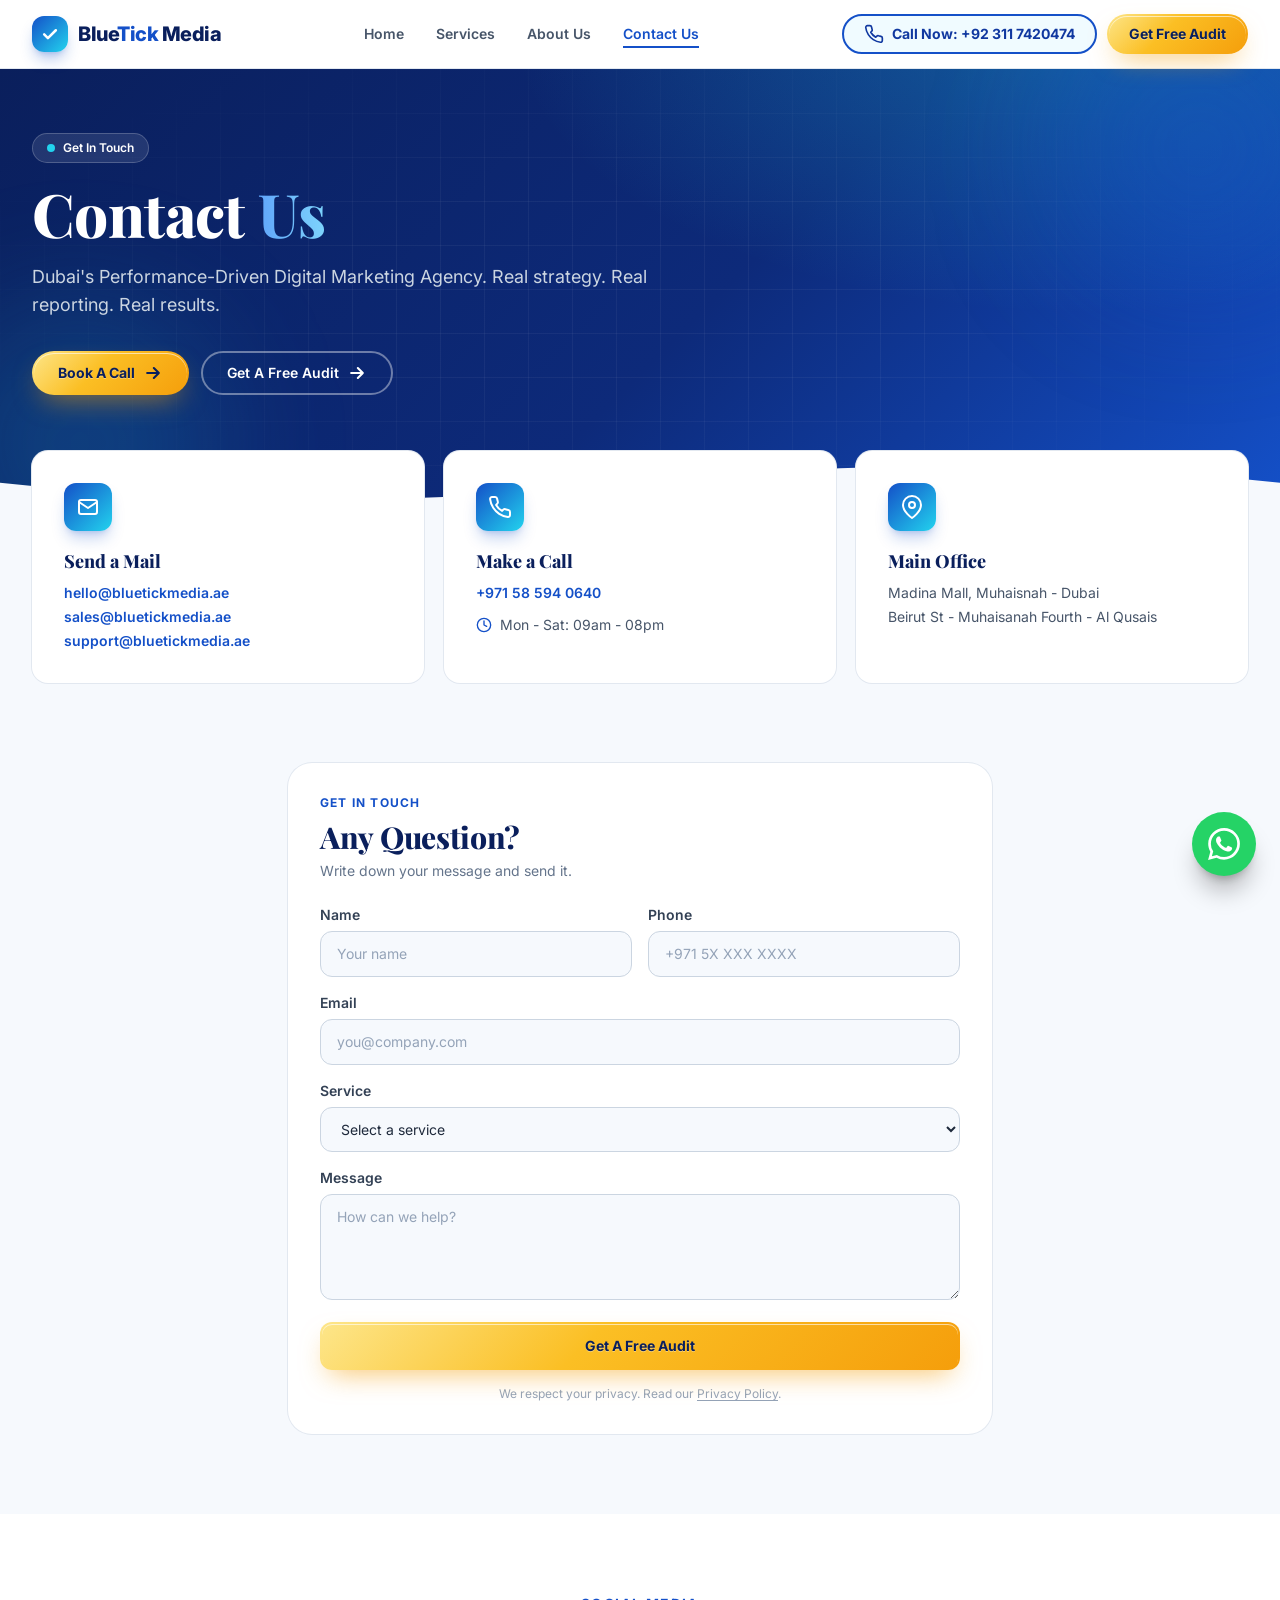
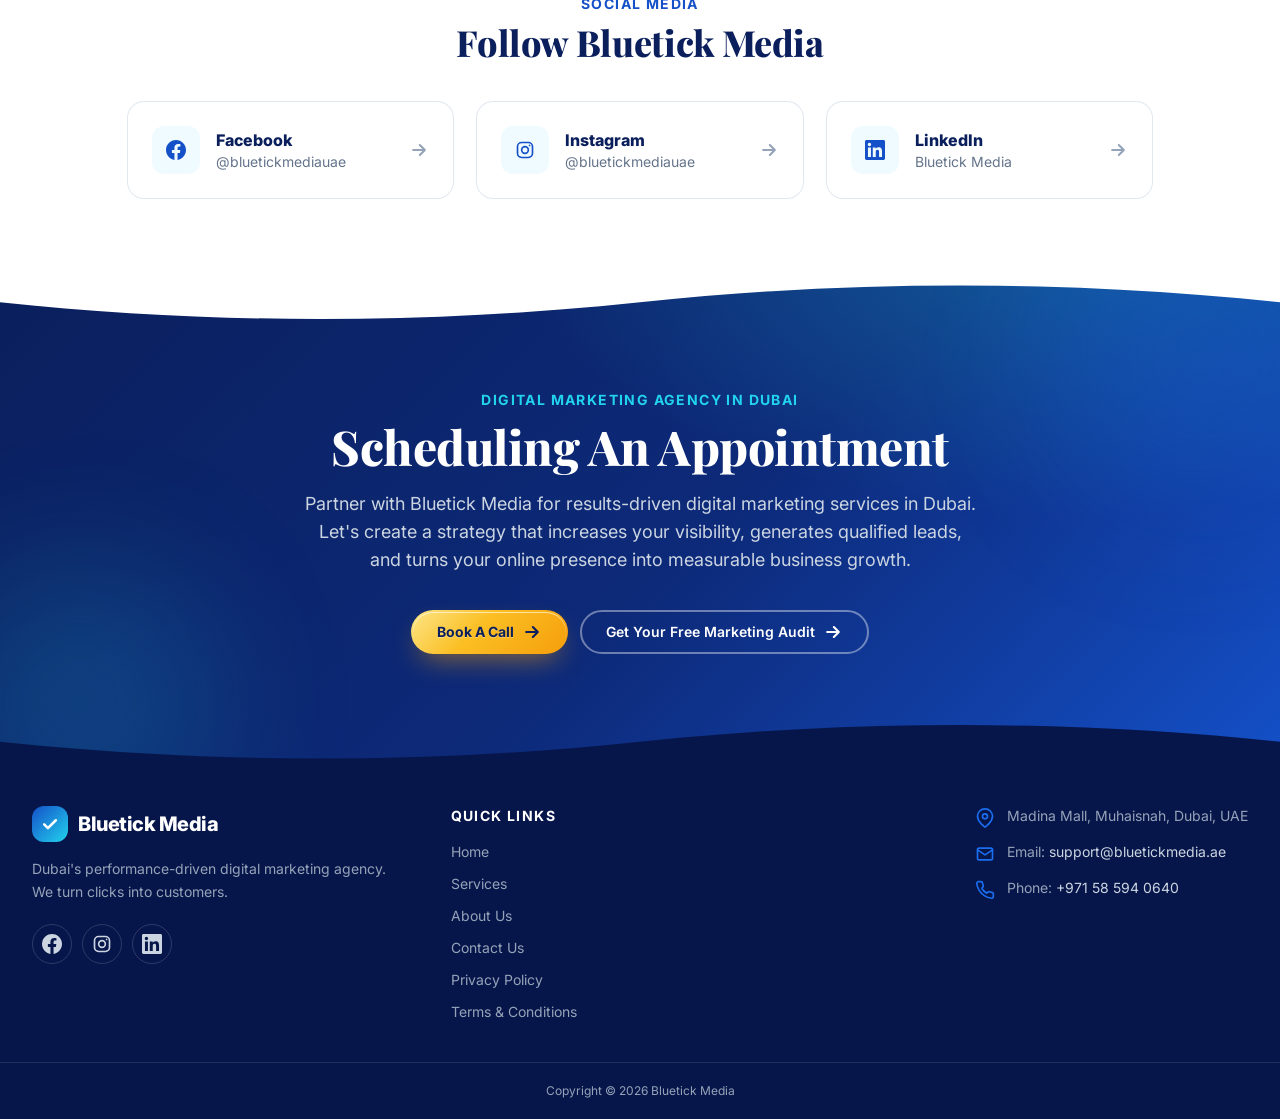
<file: contact.html>
<!DOCTYPE html>
<html lang="en" class="scroll-smooth">
<head>
  <meta charset="UTF-8" />
  <meta name="viewport" content="width=device-width, initial-scale=1.0" />
  <title>Contact Us | BlueTick Media</title>
  <link rel="icon" href="data:image/svg+xml,%3Csvg xmlns=%27http://www.w3.org/2000/svg%27 viewBox=%270 0 32 32%27%3E%3Crect width=%2732%27 height=%2732%27 rx=%277%27 fill=%27%230a1f5c%27/%3E%3Cpath d=%27M8 17l5 5 11-12%27 fill=%27none%27 stroke=%27%2322d3ee%27 stroke-width=%273.5%27 stroke-linecap=%27round%27 stroke-linejoin=%27round%27/%3E%3C/svg%3E" />
  <meta name="description" content="Contact Bluetick Media, a Dubai digital marketing agency. Call +971 58 594 0640, email support@bluetickmedia.ae or visit us at Madina Mall, Muhaisnah, Dubai." />

  <!-- Open Graph / social previews -->
  <meta property="og:type" content="website" />
  <meta property="og:site_name" content="BlueTick Media" />
  <meta property="og:locale" content="en_AE" />
  <meta property="og:title" content="Contact Us | BlueTick Media" />
  <meta property="og:description" content="Contact Bluetick Media, a Dubai digital marketing agency. Call +971 58 594 0640, email support@bluetickmedia.ae or visit us at Madina Mall, Muhaisnah, Dubai." />
  <meta property="og:url" content="https://bluetickmedia.ae/contact.html" />
  <meta property="og:image" content="https://bluetickmedia.ae/og-image.jpg" />
  <meta property="og:image:type" content="image/jpeg" />
  <meta property="og:image:width" content="1200" />
  <meta property="og:image:height" content="630" />
  <meta property="og:image:alt" content="BlueTick Media - Dubai digital marketing agency" />
  <meta name="twitter:card" content="summary_large_image" />
  <meta name="twitter:title" content="Contact Us | BlueTick Media" />
  <meta name="twitter:description" content="Contact Bluetick Media, a Dubai digital marketing agency. Call +971 58 594 0640, email support@bluetickmedia.ae or visit us at Madina Mall, Muhaisnah, Dubai." />
  <meta name="twitter:image" content="https://bluetickmedia.ae/og-image.jpg" />

  <link rel="preconnect" href="https://fonts.googleapis.com" />
  <link rel="preconnect" href="https://fonts.gstatic.com" crossorigin />
  <link rel="preload" as="style" href="https://fonts.googleapis.com/css2?family=Inter:wght@400;500;600;700;800&family=Playfair+Display:wght@800;900&family=Space+Grotesk:wght@700&display=swap" onload="this.onload=null;this.rel='stylesheet'" />
  <noscript><link rel="stylesheet" href="https://fonts.googleapis.com/css2?family=Inter:wght@400;500;600;700;800&family=Playfair+Display:wght@800;900&family=Space+Grotesk:wght@700&display=swap" /></noscript>

  <link rel="stylesheet" href="styles.css?v=2" />

  <script>
    if ('IntersectionObserver' in window && !window.matchMedia('(prefers-reduced-motion: reduce)').matches) {
      document.documentElement.classList.add('js');
    }
  </script>
  <script type="speculationrules">
    {"prefetch":[{"where":{"and":[{"href_matches":"/*"},{"not":{"href_matches":"/*thank-you.html"}}]},"eagerness":"moderate"}]}
  </script>
</head>

<body class="bg-white text-slate-800 antialiased">

  <!-- ============ NAVBAR ============ -->
  <header class="sticky top-0 z-50 border-b border-slate-200 bg-white/95">
    <nav class="mx-auto flex max-w-7xl items-center justify-between px-5 py-3.5 lg:px-8" aria-label="Main">
      <a href="index.html" class="flex items-center gap-2.5" aria-label="BlueTick Media home">
        <span class="grid h-9 w-9 place-items-center rounded-xl bg-gradient-to-br from-blue-600 to-sky-400 shadow-lg shadow-blue-600/30">
          <svg viewBox="0 0 24 24" class="h-5 w-5 text-white" fill="none" stroke="currentColor" stroke-width="3" stroke-linecap="round" stroke-linejoin="round" aria-hidden="true"><path d="M5 12.5l4.5 4.5L19 7.5"/></svg>
        </span>
        <span class="text-xl font-extrabold tracking-tight text-slate-900">Blue<span class="text-blue-600">Tick</span> Media</span>
      </a>

      <ul class="hidden items-center gap-8 text-sm font-semibold lg:flex">
        <li><a href="index.html" class="nav-link text-slate-600 transition hover:text-blue-600">Home</a></li>
        <li><a href="services.html" class="nav-link text-slate-600 transition hover:text-blue-600">Services</a></li>
        <li><a href="about.html" class="nav-link text-slate-600 transition hover:text-blue-600">About Us</a></li>
        <li><a href="contact.html" aria-current="page" class="nav-link text-blue-600">Contact Us</a></li>
      </ul>

      <div class="flex items-center gap-2.5">
        <!-- Desktop actions -->
        <a href="tel:+923117420474" aria-label="Call Now: +92 311 7420474" class="hidden items-center gap-2 rounded-full border-2 border-blue-600 bg-blue-50 px-5 py-2 text-sm font-bold text-blue-700 transition hover:bg-blue-600 hover:text-white lg:inline-flex">
          <svg class="h-5 w-5" viewBox="0 0 24 24" fill="none" stroke="currentColor" stroke-width="2" stroke-linecap="round" stroke-linejoin="round" aria-hidden="true"><path d="M22 16.9v3a2 2 0 0 1-2.2 2 19.8 19.8 0 0 1-8.6-3.1 19.5 19.5 0 0 1-6-6A19.8 19.8 0 0 1 2.1 4.2 2 2 0 0 1 4.1 2h3a2 2 0 0 1 2 1.7c.1 1 .4 1.9.7 2.8a2 2 0 0 1-.5 2.1L8.1 9.9a16 16 0 0 0 6 6l1.3-1.3a2 2 0 0 1 2.1-.4c.9.3 1.8.6 2.8.7a2 2 0 0 1 1.7 2z"/></svg>
          <span class="xl:hidden">Call Now</span>
          <span class="hidden xl:inline">Call Now: +92 311 7420474</span>
        </a>
        <a href="index.html#audit-form" class="hidden rounded-full px-5 py-2 text-sm font-bold transition lg:inline-block btn-shine btn-gold">Get Free Audit</a>

        <!-- Mobile actions -->
        <a href="tel:+923117420474" aria-label="Call Now: +92 311 7420474" class="grid h-10 w-10 place-items-center rounded-full border-2 border-blue-600 bg-blue-50 text-blue-700 lg:hidden">
          <svg class="h-5 w-5" viewBox="0 0 24 24" fill="none" stroke="currentColor" stroke-width="2" stroke-linecap="round" stroke-linejoin="round" aria-hidden="true"><path d="M22 16.9v3a2 2 0 0 1-2.2 2 19.8 19.8 0 0 1-8.6-3.1 19.5 19.5 0 0 1-6-6A19.8 19.8 0 0 1 2.1 4.2 2 2 0 0 1 4.1 2h3a2 2 0 0 1 2 1.7c.1 1 .4 1.9.7 2.8a2 2 0 0 1-.5 2.1L8.1 9.9a16 16 0 0 0 6 6l1.3-1.3a2 2 0 0 1 2.1-.4c.9.3 1.8.6 2.8.7a2 2 0 0 1 1.7 2z"/></svg>
        </a>
        <button id="menuBtn" type="button" class="grid h-10 w-10 place-items-center rounded-full border-2 border-slate-200 text-slate-800 lg:hidden" aria-label="Open menu" aria-expanded="false" aria-controls="mobileMenu">
          <svg class="h-5 w-5" viewBox="0 0 24 24" fill="none" stroke="currentColor" stroke-width="2.2" stroke-linecap="round" aria-hidden="true"><path d="M4 7h16M4 12h16M4 17h16"/></svg>
        </button>
      </div>
    </nav>

    <!-- Mobile dropdown -->
    <div id="mobileMenu" class="hidden border-t border-slate-100 bg-white px-5 pb-5 pt-3 lg:hidden">
      <ul class="space-y-1 text-base font-semibold">
        <li><a href="index.html" class="block rounded-lg px-3 py-2.5 text-slate-700 hover:bg-sky-50">Home</a></li>
        <li><a href="services.html" class="block rounded-lg px-3 py-2.5 text-slate-700 hover:bg-sky-50">Services</a></li>
        <li><a href="about.html" class="block rounded-lg px-3 py-2.5 text-slate-700 hover:bg-sky-50">About Us</a></li>
        <li><a href="contact.html" class="block rounded-lg px-3 py-2.5 bg-sky-50 text-blue-600">Contact Us</a></li>
      </ul>
      <a href="index.html#audit-form" class="mt-3 block rounded-full px-5 py-3 text-center text-sm font-bold btn-shine btn-gold">Get Free Audit</a>
    </div>
  </header>

  <main id="top">
    <!-- ============ HERO ============ -->
    <section class="relative overflow-hidden bg-slate-900 pb-24 pt-14 text-white sm:pt-16 lg:pb-28">
      <div class="absolute inset-0" style="background: radial-gradient(60rem 30rem at 85% -10%, rgba(34,211,238,.30), transparent 60%), linear-gradient(135deg, #0a1f5c 0%, #0d2a7a 55%, #1450c8 100%);" aria-hidden="true"></div>
      <div class="grid-move absolute inset-0" aria-hidden="true"></div>
      <div class="blob absolute -right-16 -top-16 h-72 w-72 rounded-full bg-blue-600/30 blur-3xl" aria-hidden="true"></div>
      <div class="blob absolute -bottom-20 -left-16 h-72 w-72 rounded-full bg-sky-400/15 blur-3xl" style="animation-delay:-7s" aria-hidden="true"></div>
      <div class="relative mx-auto max-w-7xl px-5 lg:px-8">
        <p class="fade-up inline-flex items-center gap-2 rounded-full border border-white/20 bg-white/10 px-3.5 py-1.5 text-xs font-semibold">
          <span class="h-2 w-2 rounded-full bg-sky-400"></span> Get In Touch
        </p>
        <h1 class="fade-up mt-5 text-4xl font-extrabold leading-tight tracking-tight sm:text-5xl lg:text-6xl" style="--d:100ms">Contact <span class="shimmer">Us</span></h1>
        <p class="fade-up mt-5 max-w-2xl text-base leading-relaxed text-slate-300 sm:text-lg" style="--d:200ms">Dubai's Performance-Driven Digital Marketing Agency. Real strategy. Real reporting. Real results.</p>
        <div class="fade-up mx-auto mt-8 grid w-fit max-w-full gap-3 lg:mx-0 sm:flex sm:w-auto sm:items-center" style="--d:300ms">
          <a href="tel:+923117420474" class="btn-shine inline-flex items-center justify-center gap-2 rounded-full whitespace-nowrap px-6 py-2.5 text-sm font-bold transition hover:-translate-y-0.5 btn-gold btn-sweep">
            Book A Call
            <svg class="h-5 w-5" viewBox="0 0 24 24" fill="none" stroke="currentColor" stroke-width="2.5" stroke-linecap="round" stroke-linejoin="round" aria-hidden="true"><path d="M5 12h14M13 6l6 6-6 6"/></svg>
          </a>
          <a href="#contact-form" class="inline-flex items-center justify-center gap-2 rounded-full border-2 border-white/40 whitespace-nowrap px-6 py-2.5 text-sm font-semibold text-white transition hover:-translate-y-0.5 hover:border-white hover:bg-white/10">
            Get A Free Audit
            <svg class="h-5 w-5" viewBox="0 0 24 24" fill="none" stroke="currentColor" stroke-width="2.5" stroke-linecap="round" stroke-linejoin="round" aria-hidden="true"><path d="M5 12h14M13 6l6 6-6 6"/></svg>
          </a>
        </div>
      </div>
      <div class="wave wave-bottom" aria-hidden="true"><svg viewBox="0 0 2880 80" preserveAspectRatio="none"><path fill="#f6f9fd" d="M0 44C240 76 480 76 720 44S1200 12 1440 44S1920 76 2160 44S2640 12 2880 44V80H0Z"/></svg></div>
    </section>

    <!-- ============ CONTACT CARDS ============ -->
    <section class="relative z-10 -mt-14" style="background: linear-gradient(to bottom, transparent 3.5rem, #f6f9fd 3.5rem);" aria-label="Contact details">
      <div class="mx-auto grid max-w-7xl gap-5 px-5 md:grid-cols-3 lg:px-8">
        <div class="reveal rounded-2xl bg-white p-7 sm:p-8 ring-1 ring-slate-200 transition hover:-translate-y-1.5 hover:shadow-2xl hover:shadow-blue-500/40 hover:ring-2 hover:ring-blue-400" style="--d:0ms">
          <span class="icon-tile grid h-12 w-12 place-items-center rounded-xl bg-gradient-to-br from-blue-600 to-sky-400 text-white shadow-lg shadow-blue-600/25">
            <svg class="h-6 w-6" viewBox="0 0 24 24" fill="none" stroke="currentColor" stroke-width="2" stroke-linecap="round" stroke-linejoin="round" aria-hidden="true"><rect x="3" y="5" width="18" height="14" rx="2"/><path d="M3 7l9 6 9-6"/></svg>
          </span>
          <h2 class="mt-4 text-lg font-extrabold text-slate-900">Send a Mail</h2>
          <ul class="mt-2 space-y-1 text-sm text-slate-600">
            <li><a href="mailto:hello@bluetickmedia.ae" class="font-semibold text-blue-600 transition hover:text-blue-800">hello@bluetickmedia.ae</a></li>
            <li><a href="mailto:sales@bluetickmedia.ae" class="font-semibold text-blue-600 transition hover:text-blue-800">sales@bluetickmedia.ae</a></li>
            <li><a href="mailto:support@bluetickmedia.ae" class="font-semibold text-blue-600 transition hover:text-blue-800">support@bluetickmedia.ae</a></li>
          </ul>
        </div>
        <div class="reveal rounded-2xl bg-white p-7 sm:p-8 ring-1 ring-slate-200 transition hover:-translate-y-1.5 hover:shadow-2xl hover:shadow-blue-500/40 hover:ring-2 hover:ring-blue-400" style="--d:100ms">
          <span class="icon-tile grid h-12 w-12 place-items-center rounded-xl bg-gradient-to-br from-blue-600 to-sky-400 text-white shadow-lg shadow-blue-600/25">
            <svg class="h-6 w-6" viewBox="0 0 24 24" fill="none" stroke="currentColor" stroke-width="2" stroke-linecap="round" stroke-linejoin="round" aria-hidden="true"><path d="M22 16.9v3a2 2 0 0 1-2.2 2 19.8 19.8 0 0 1-8.6-3.1 19.5 19.5 0 0 1-6-6A19.8 19.8 0 0 1 2.1 4.2 2 2 0 0 1 4.1 2h3a2 2 0 0 1 2 1.7c.1 1 .4 1.9.7 2.8a2 2 0 0 1-.5 2.1L8.1 9.9a16 16 0 0 0 6 6l1.3-1.3a2 2 0 0 1 2.1-.4c.9.3 1.8.6 2.8.7a2 2 0 0 1 1.7 2z"/></svg>
          </span>
          <h2 class="mt-4 text-lg font-extrabold text-slate-900">Make a Call</h2>
          <p class="mt-2 text-sm text-slate-600"><a href="tel:+971585940640" class="font-semibold text-blue-600 transition hover:text-blue-800">+971 58 594 0640</a></p>
          <p class="mt-3 flex items-center gap-2 text-sm text-slate-600"><svg class="h-4 w-4 shrink-0 text-blue-600" viewBox="0 0 24 24" fill="none" stroke="currentColor" stroke-width="2" stroke-linecap="round" stroke-linejoin="round" aria-hidden="true"><circle cx="12" cy="12" r="10"/><path d="M12 6v6l4 2"/></svg>Mon - Sat: 09am - 08pm</p>
        </div>
        <div class="reveal rounded-2xl bg-white p-7 sm:p-8 ring-1 ring-slate-200 transition hover:-translate-y-1.5 hover:shadow-2xl hover:shadow-blue-500/40 hover:ring-2 hover:ring-blue-400" style="--d:200ms">
          <span class="icon-tile grid h-12 w-12 place-items-center rounded-xl bg-gradient-to-br from-blue-600 to-sky-400 text-white shadow-lg shadow-blue-600/25">
            <svg class="h-6 w-6" viewBox="0 0 24 24" fill="none" stroke="currentColor" stroke-width="2" stroke-linecap="round" stroke-linejoin="round" aria-hidden="true"><path d="M21 10c0 7-9 13-9 13s-9-6-9-13a9 9 0 0 1 18 0z"/><circle cx="12" cy="10" r="3"/></svg>
          </span>
          <h2 class="mt-4 text-lg font-extrabold text-slate-900">Main Office</h2>
          <p class="mt-2 text-sm text-slate-600">Madina Mall, Muhaisnah - Dubai</p>
          <p class="mt-1 text-sm text-slate-600">Beirut St - Muhaisanah Fourth - Al Qusais</p>
        </div>
      </div>
    </section>

    <!-- ============ FORM + MAP ============ -->
    <section class="bg-slate-50 py-16 sm:py-20">
      <div class="mx-auto max-w-3xl px-5 lg:px-8">
        <div id="contact-form" class="reveal scroll-mt-24 rounded-3xl bg-white p-6 ring-1 ring-slate-200 sm:p-8">
          <p class="text-xs font-bold uppercase tracking-widest text-blue-600">Get In Touch</p>
          <h2 class="mt-2 text-2xl font-extrabold tracking-tight text-slate-900 sm:text-3xl">Any Question?</h2>
          <p class="mt-1.5 text-sm text-slate-500">Write down your message and send it.</p>

          <form id="contactForm" class="mt-6 space-y-4" novalidate>
              <input type="text" name="website" tabindex="-1" autocomplete="off" aria-hidden="true" style="position:absolute;left:-9999px;width:1px;height:1px;opacity:0" />
            <div class="grid gap-4 sm:grid-cols-2">
              <div>
                <label for="cName" class="mb-1.5 block text-sm font-semibold text-slate-700">Name</label>
                <input id="cName" type="text" autocomplete="name" required placeholder="Your name" class="w-full rounded-xl border border-slate-300 bg-slate-50 px-4 py-3 text-sm transition placeholder:text-slate-400 focus:border-blue-600 focus:bg-white focus:ring-4 focus:ring-blue-600/15" />
              </div>
              <div>
                <label for="cPhone" class="mb-1.5 block text-sm font-semibold text-slate-700">Phone</label>
                <input id="cPhone" type="tel" autocomplete="tel" required placeholder="+971 5X XXX XXXX" class="w-full rounded-xl border border-slate-300 bg-slate-50 px-4 py-3 text-sm transition placeholder:text-slate-400 focus:border-blue-600 focus:bg-white focus:ring-4 focus:ring-blue-600/15" />
              </div>
            </div>
            <div>
              <label for="cEmail" class="mb-1.5 block text-sm font-semibold text-slate-700">Email</label>
              <input id="cEmail" type="email" autocomplete="email" required placeholder="you@company.com" class="w-full rounded-xl border border-slate-300 bg-slate-50 px-4 py-3 text-sm transition placeholder:text-slate-400 focus:border-blue-600 focus:bg-white focus:ring-4 focus:ring-blue-600/15" />
            </div>
            <div>
              <label for="cService" class="mb-1.5 block text-sm font-semibold text-slate-700">Service</label>
              <select id="cService" class="w-full rounded-xl border border-slate-300 bg-slate-50 px-4 py-3 text-sm transition placeholder:text-slate-400 focus:border-blue-600 focus:bg-white focus:ring-4 focus:ring-blue-600/15">
                <option value="">Select a service</option>
                  <option>Customized Marketing Services</option>
                  <option>Full Marketing Services</option>
                  <option>Marketing Automation</option>
                  <option>Web Development</option>
                  <option>Performance Marketing</option>
                  <option>Search Engine Optimization</option>
                  <option>Social Media Marketing</option>
              </select>
            </div>
            <div>
              <label for="cMessage" class="mb-1.5 block text-sm font-semibold text-slate-700">Message</label>
              <textarea id="cMessage" rows="4" placeholder="How can we help?" class="w-full rounded-xl border border-slate-300 bg-slate-50 px-4 py-3 text-sm transition placeholder:text-slate-400 focus:border-blue-600 focus:bg-white focus:ring-4 focus:ring-blue-600/15 resize-y"></textarea>
            </div>

            <p id="cMsg" class="hidden rounded-lg bg-red-50 px-3 py-2 text-sm font-medium text-red-700" role="alert"></p>

            <button type="submit" class="btn-shine w-full rounded-xl px-6 py-3 text-sm font-bold transition hover:-translate-y-0.5 btn-gold">
              Get A Free Audit
            </button>
            <p class="text-center text-xs text-slate-400">We respect your privacy. Read our <a href="privacy-policy.html" class="underline underline-offset-2 hover:text-blue-600">Privacy Policy</a>.</p>
          </form>
        </div>
      </div>
    </section>

    <!-- ============ SOCIAL ============ -->
    <section class="bg-white py-16 sm:py-20" aria-label="Social media">
      <div class="mx-auto max-w-7xl px-5 lg:px-8">
        <div class="reveal text-center">
          <p class="text-sm font-bold uppercase tracking-widest text-blue-600">Social Media</p>
          <h2 class="mt-2 text-3xl font-extrabold tracking-tight text-slate-900 sm:text-4xl">Follow Bluetick Media</h2>
        </div>
        <div class="mx-auto mt-10 grid max-w-5xl gap-6 md:grid-cols-3">
        <a href="https://www.facebook.com/bluetickmediauae/" target="_blank" rel="noopener noreferrer" class="reveal group flex items-center gap-4 rounded-2xl bg-white p-6 ring-1 ring-slate-200 transition hover:-translate-y-1.5 hover:shadow-2xl hover:shadow-blue-500/40 hover:ring-2 hover:ring-blue-400" style="--d:0ms">
          <span class="grid h-12 w-12 shrink-0 place-items-center rounded-xl bg-blue-50 text-blue-600 transition group-hover:bg-blue-600 group-hover:text-white"><svg class="h-5 w-5" viewBox="0 0 24 24" fill="currentColor" aria-hidden="true"><path d="M24 12.073c0-6.627-5.373-12-12-12s-12 5.373-12 12c0 5.99 4.388 10.954 10.125 11.854v-8.385H7.078v-3.47h3.047V9.43c0-3.007 1.792-4.669 4.533-4.669 1.312 0 2.686.235 2.686.235v2.953H15.83c-1.491 0-1.956.925-1.956 1.874v2.25h3.328l-.532 3.47h-2.796v8.385C19.612 23.027 24 18.062 24 12.073z"/></svg></span>
          <span class="min-w-0">
            <span class="block text-base font-extrabold text-slate-900">Facebook</span>
            <span class="block truncate text-sm text-slate-500">@bluetickmediauae</span>
          </span>
          <svg class="ml-auto h-5 w-5 shrink-0 text-slate-400 transition group-hover:translate-x-1 group-hover:text-blue-600" viewBox="0 0 24 24" fill="none" stroke="currentColor" stroke-width="2.5" stroke-linecap="round" stroke-linejoin="round" aria-hidden="true"><path d="M5 12h14M13 6l6 6-6 6"/></svg>
        </a>
        <a href="https://www.instagram.com/bluetickmediauae/" target="_blank" rel="noopener noreferrer" class="reveal group flex items-center gap-4 rounded-2xl bg-white p-6 ring-1 ring-slate-200 transition hover:-translate-y-1.5 hover:shadow-2xl hover:shadow-blue-500/40 hover:ring-2 hover:ring-blue-400" style="--d:100ms">
          <span class="grid h-12 w-12 shrink-0 place-items-center rounded-xl bg-blue-50 text-blue-600 transition group-hover:bg-blue-600 group-hover:text-white"><svg class="h-5 w-5" viewBox="0 0 24 24" fill="none" stroke="currentColor" stroke-width="2" stroke-linecap="round" stroke-linejoin="round" aria-hidden="true"><rect x="3" y="3" width="18" height="18" rx="5"/><circle cx="12" cy="12" r="4"/><circle cx="17.5" cy="6.5" r="1" fill="currentColor" stroke="none"/></svg></span>
          <span class="min-w-0">
            <span class="block text-base font-extrabold text-slate-900">Instagram</span>
            <span class="block truncate text-sm text-slate-500">@bluetickmediauae</span>
          </span>
          <svg class="ml-auto h-5 w-5 shrink-0 text-slate-400 transition group-hover:translate-x-1 group-hover:text-blue-600" viewBox="0 0 24 24" fill="none" stroke="currentColor" stroke-width="2.5" stroke-linecap="round" stroke-linejoin="round" aria-hidden="true"><path d="M5 12h14M13 6l6 6-6 6"/></svg>
        </a>
        <a href="https://www.linkedin.com/company/bluetickmedia/" target="_blank" rel="noopener noreferrer" class="reveal group flex items-center gap-4 rounded-2xl bg-white p-6 ring-1 ring-slate-200 transition hover:-translate-y-1.5 hover:shadow-2xl hover:shadow-blue-500/40 hover:ring-2 hover:ring-blue-400" style="--d:200ms">
          <span class="grid h-12 w-12 shrink-0 place-items-center rounded-xl bg-blue-50 text-blue-600 transition group-hover:bg-blue-600 group-hover:text-white"><svg class="h-5 w-5" viewBox="0 0 24 24" fill="currentColor" aria-hidden="true"><path d="M20.447 20.452h-3.554v-5.569c0-1.328-.027-3.037-1.852-3.037-1.853 0-2.136 1.445-2.136 2.939v5.667H9.351V9h3.414v1.561h.046c.476-.9 1.637-1.85 3.37-1.85 3.601 0 4.267 2.37 4.267 5.455v6.286zM5.337 7.433a2.062 2.062 0 1 1 0-4.125 2.062 2.062 0 0 1 0 4.125zm1.782 13.019H3.555V9h3.564v11.452zM22.225 0H1.771C.792 0 0 .774 0 1.729v20.542C0 23.227.792 24 1.771 24h20.451C23.2 24 24 23.227 24 22.271V1.729C24 .774 23.2 0 22.222 0z"/></svg></span>
          <span class="min-w-0">
            <span class="block text-base font-extrabold text-slate-900">LinkedIn</span>
            <span class="block truncate text-sm text-slate-500">Bluetick Media</span>
          </span>
          <svg class="ml-auto h-5 w-5 shrink-0 text-slate-400 transition group-hover:translate-x-1 group-hover:text-blue-600" viewBox="0 0 24 24" fill="none" stroke="currentColor" stroke-width="2.5" stroke-linecap="round" stroke-linejoin="round" aria-hidden="true"><path d="M5 12h14M13 6l6 6-6 6"/></svg>
        </a>
        </div>
      </div>
    </section>

    <!-- ============ CTA ============ -->
    <section class="pt-24 sm:pt-28 pb-24 sm:pb-28 relative overflow-hidden bg-slate-900 py-20 text-white sm:py-24">
      <div class="wave wave-top" aria-hidden="true"><svg viewBox="0 0 2880 80" preserveAspectRatio="none"><path fill="#ffffff" d="M0 44C240 76 480 76 720 44S1200 12 1440 44S1920 76 2160 44S2640 12 2880 44V80H0Z"/></svg></div>
      <div class="absolute inset-0" style="background: radial-gradient(60rem 30rem at 85% -10%, rgba(34,211,238,.30), transparent 60%), linear-gradient(135deg, #0a1f5c 0%, #0d2a7a 55%, #1450c8 100%);" aria-hidden="true"></div>
      <div class="blob absolute -right-16 -top-16 h-72 w-72 rounded-full bg-blue-600/30 blur-3xl" aria-hidden="true"></div>
      <div class="blob absolute -bottom-20 -left-16 h-72 w-72 rounded-full bg-sky-400/15 blur-3xl" style="animation-delay:-7s" aria-hidden="true"></div>
      <div class="reveal relative mx-auto max-w-3xl px-5 text-center lg:px-8">
        <p class="text-sm font-bold uppercase tracking-widest text-blue-400">Digital Marketing Agency in Dubai</p>
        <h2 class="mt-3 text-3xl font-extrabold tracking-tight sm:text-4xl lg:text-5xl">Scheduling An Appointment</h2>
        <p class="mx-auto mt-5 max-w-2xl text-base leading-relaxed text-slate-300 sm:text-lg">Partner with Bluetick Media for results-driven digital marketing services in Dubai. Let's create a strategy that increases your visibility, generates qualified leads, and turns your online presence into measurable business growth.</p>
        <div class="mt-9 flex flex-col items-stretch justify-center gap-3 sm:flex-row sm:items-center">
          <a href="tel:+923117420474" class="btn-shine inline-flex items-center justify-center gap-2 rounded-full whitespace-nowrap px-6 py-2.5 text-sm font-bold transition hover:-translate-y-0.5 btn-gold btn-sweep">
            Book A Call
            <svg class="h-5 w-5" viewBox="0 0 24 24" fill="none" stroke="currentColor" stroke-width="2.5" stroke-linecap="round" stroke-linejoin="round" aria-hidden="true"><path d="M5 12h14M13 6l6 6-6 6"/></svg>
          </a>
          <a href="index.html#audit-form" class="inline-flex items-center justify-center gap-2 rounded-full border-2 border-white/40 whitespace-nowrap px-6 py-2.5 text-sm font-semibold text-white transition hover:-translate-y-0.5 hover:border-white hover:bg-white/10">
            Get Your Free Marketing Audit
            <svg class="h-5 w-5" viewBox="0 0 24 24" fill="none" stroke="currentColor" stroke-width="2.5" stroke-linecap="round" stroke-linejoin="round" aria-hidden="true"><path d="M5 12h14M13 6l6 6-6 6"/></svg>
          </a>
        </div>
      </div>
      <div class="wave wave-bottom" aria-hidden="true"><svg viewBox="0 0 2880 80" preserveAspectRatio="none"><path fill="#07164a" d="M0 44C240 76 480 76 720 44S1200 12 1440 44S1920 76 2160 44S2640 12 2880 44V80H0Z"/></svg></div>
    </section>

  </main>

  <!-- ============ FOOTER ============ -->
  <footer class="bg-slate-950 text-slate-400">
    <div class="mx-auto grid max-w-7xl gap-10 px-5 py-10 md:grid-cols-3 lg:px-8">
      <div>
        <a href="index.html" class="flex items-center gap-2.5">
          <span class="grid h-9 w-9 place-items-center rounded-xl bg-gradient-to-br from-blue-600 to-sky-400">
            <svg viewBox="0 0 24 24" class="h-5 w-5 text-white" fill="none" stroke="currentColor" stroke-width="3" stroke-linecap="round" stroke-linejoin="round" aria-hidden="true"><path d="M5 12.5l4.5 4.5L19 7.5"/></svg>
          </span>
          <span class="text-xl font-extrabold tracking-tight text-white">Bluetick Media</span>
        </a>
        <p class="mt-4 max-w-sm text-sm leading-relaxed">Dubai's performance-driven digital marketing agency. We turn clicks into customers.</p>
        <div class="mt-5 flex items-center gap-2.5">
          <a href="https://www.facebook.com/bluetickmediauae/" target="_blank" rel="noopener noreferrer" aria-label="Bluetick Media on Facebook" class="grid h-10 w-10 place-items-center rounded-full border border-white/15 text-slate-300 transition hover:-translate-y-0.5 hover:border-sky-400 hover:bg-sky-400 hover:text-blue-900"><svg class="h-5 w-5" viewBox="0 0 24 24" fill="currentColor" aria-hidden="true"><path d="M24 12.073c0-6.627-5.373-12-12-12s-12 5.373-12 12c0 5.99 4.388 10.954 10.125 11.854v-8.385H7.078v-3.47h3.047V9.43c0-3.007 1.792-4.669 4.533-4.669 1.312 0 2.686.235 2.686.235v2.953H15.83c-1.491 0-1.956.925-1.956 1.874v2.25h3.328l-.532 3.47h-2.796v8.385C19.612 23.027 24 18.062 24 12.073z"/></svg></a>
          <a href="https://www.instagram.com/bluetickmediauae/" target="_blank" rel="noopener noreferrer" aria-label="Bluetick Media on Instagram" class="grid h-10 w-10 place-items-center rounded-full border border-white/15 text-slate-300 transition hover:-translate-y-0.5 hover:border-sky-400 hover:bg-sky-400 hover:text-blue-900"><svg class="h-5 w-5" viewBox="0 0 24 24" fill="none" stroke="currentColor" stroke-width="2" stroke-linecap="round" stroke-linejoin="round" aria-hidden="true"><rect x="3" y="3" width="18" height="18" rx="5"/><circle cx="12" cy="12" r="4"/><circle cx="17.5" cy="6.5" r="1" fill="currentColor" stroke="none"/></svg></a>
          <a href="https://www.linkedin.com/company/bluetickmedia/" target="_blank" rel="noopener noreferrer" aria-label="Bluetick Media on LinkedIn" class="grid h-10 w-10 place-items-center rounded-full border border-white/15 text-slate-300 transition hover:-translate-y-0.5 hover:border-sky-400 hover:bg-sky-400 hover:text-blue-900"><svg class="h-5 w-5" viewBox="0 0 24 24" fill="currentColor" aria-hidden="true"><path d="M20.447 20.452h-3.554v-5.569c0-1.328-.027-3.037-1.852-3.037-1.853 0-2.136 1.445-2.136 2.939v5.667H9.351V9h3.414v1.561h.046c.476-.9 1.637-1.85 3.37-1.85 3.601 0 4.267 2.37 4.267 5.455v6.286zM5.337 7.433a2.062 2.062 0 1 1 0-4.125 2.062 2.062 0 0 1 0 4.125zm1.782 13.019H3.555V9h3.564v11.452zM22.225 0H1.771C.792 0 0 .774 0 1.729v20.542C0 23.227.792 24 1.771 24h20.451C23.2 24 24 23.227 24 22.271V1.729C24 .774 23.2 0 22.222 0z"/></svg></a>
        </div>
      </div>

      <div>
        <h3 class="text-sm font-bold uppercase tracking-widest text-white">Quick Links</h3>
        <ul class="mt-4 space-y-3 text-sm">
          <li><a href="index.html" class="transition hover:text-white">Home</a></li>
          <li><a href="services.html" class="transition hover:text-white">Services</a></li>
          <li><a href="about.html" class="transition hover:text-white">About Us</a></li>
          <li><a href="contact.html" class="transition hover:text-white">Contact Us</a></li>
          <li><a href="privacy-policy.html" class="transition hover:text-white">Privacy Policy</a></li>
          <li><a href="terms-and-conditions.html" class="transition hover:text-white">Terms &amp; Conditions</a></li>
        </ul>
      </div>

      <ul class="space-y-3.5 text-sm md:justify-self-end">
        <li class="flex gap-3">
          <svg class="mt-0.5 h-5 w-5 shrink-0 text-blue-500" viewBox="0 0 24 24" fill="none" stroke="currentColor" stroke-width="2" stroke-linecap="round" stroke-linejoin="round" aria-hidden="true"><path d="M21 10c0 7-9 13-9 13S3 17 3 10a9 9 0 0 1 18 0z"/><circle cx="12" cy="10" r="3"/></svg>
          <span>Madina Mall, Muhaisnah, Dubai, UAE</span>
        </li>
        <li class="flex gap-3">
          <svg class="mt-0.5 h-5 w-5 shrink-0 text-blue-500" viewBox="0 0 24 24" fill="none" stroke="currentColor" stroke-width="2" stroke-linecap="round" stroke-linejoin="round" aria-hidden="true"><rect x="3" y="5" width="18" height="14" rx="2"/><path d="M3 7l9 6 9-6"/></svg>
          <span>Email: <a href="mailto:support@bluetickmedia.ae" class="break-all text-slate-300 transition hover:text-white">support@bluetickmedia.ae</a></span>
        </li>
        <li class="flex gap-3">
          <svg class="mt-0.5 h-5 w-5 shrink-0 text-blue-500" viewBox="0 0 24 24" fill="none" stroke="currentColor" stroke-width="2" stroke-linecap="round" stroke-linejoin="round" aria-hidden="true"><path d="M22 16.9v3a2 2 0 0 1-2.2 2 19.8 19.8 0 0 1-8.6-3.1 19.5 19.5 0 0 1-6-6A19.8 19.8 0 0 1 2.1 4.2 2 2 0 0 1 4.1 2h3a2 2 0 0 1 2 1.7c.1 1 .4 1.9.7 2.8a2 2 0 0 1-.5 2.1L8.1 9.9a16 16 0 0 0 6 6l1.3-1.3a2 2 0 0 1 2.1-.4c.9.3 1.8.6 2.8.7a2 2 0 0 1 1.7 2z"/></svg>
          <span>Phone: <a href="tel:+971585940640" class="text-slate-300 transition hover:text-white">+971 58 594 0640</a></span>
        </li>
      </ul>
    </div>
    <div class="border-t border-white/10">
      <p class="mx-auto max-w-7xl px-5 py-5 text-center text-xs lg:px-8">Copyright &copy; 2026 Bluetick Media</p>
    </div>
  </footer>

  <!-- ============ STICKY WHATSAPP BUTTON ============ -->
  <a href="https://wa.me/923117420474?text=Hi%20Bluetick%20Media%2C%20I%27d%20like%20to%20know%20more%20about%20your%20services."
     target="_blank" rel="noopener noreferrer"
     aria-label="Chat with us on WhatsApp"
     class="fixed bottom-5 right-5 z-50 grid h-14 w-14 place-items-center rounded-full bg-[#25D366] text-white shadow-xl shadow-black/25 hover:bg-[#1ebe5b] sm:bottom-6 sm:right-6 sm:h-16 sm:w-16">
    <svg class="h-7 w-7 sm:h-8 sm:w-8" viewBox="0 0 24 24" fill="currentColor" aria-hidden="true"><path d="M17.472 14.382c-.297-.149-1.758-.867-2.03-.967-.273-.099-.471-.148-.67.15-.197.297-.767.966-.94 1.164-.173.199-.347.223-.644.075-.297-.15-1.255-.463-2.39-1.475-.883-.788-1.48-1.761-1.653-2.059-.173-.297-.018-.458.13-.606.134-.133.298-.347.446-.52.149-.174.198-.298.298-.497.099-.198.05-.371-.025-.52-.075-.149-.669-1.612-.916-2.207-.242-.579-.487-.5-.669-.51-.173-.008-.371-.01-.57-.01-.198 0-.52.074-.792.372-.272.297-1.04 1.016-1.04 2.479 0 1.462 1.065 2.875 1.213 3.074.149.198 2.096 3.2 5.077 4.487.709.306 1.262.489 1.694.625.712.227 1.36.195 1.871.118.571-.085 1.758-.719 2.006-1.413.248-.694.248-1.289.173-1.413-.074-.124-.272-.198-.57-.347m-5.421 7.403h-.004a9.87 9.87 0 01-5.031-1.378l-.361-.214-3.741.982.998-3.648-.235-.374a9.86 9.86 0 01-1.51-5.26c.001-5.45 4.436-9.884 9.888-9.884 2.64 0 5.122 1.03 6.988 2.898a9.825 9.825 0 012.893 6.994c-.003 5.45-4.437 9.884-9.885 9.884m8.413-18.297A11.815 11.815 0 0012.05 0C5.495 0 .16 5.335.157 11.892c0 2.096.547 4.142 1.588 5.945L.057 24l6.305-1.654a11.882 11.882 0 005.683 1.448h.005c6.554 0 11.89-5.335 11.893-11.893a11.821 11.821 0 00-3.48-8.413z"/></svg>
  </a>

  <script>
    // Contact form: validated here, then sent by form-submit.js (Google Sheet + email) and redirected to thank-you.html
    (function () {
      var form = document.getElementById('contactForm');
      if (!form) return;
      var msg = document.getElementById('cMsg');
      function err(t) { msg.textContent = t; msg.classList.remove('hidden'); }

      form.addEventListener('submit', function (e) {
        e.preventDefault();
        msg.classList.add('hidden');
        var name = document.getElementById('cName').value.trim();
        var email = document.getElementById('cEmail').value.trim();
        var phone = document.getElementById('cPhone').value.trim();
        var service = document.getElementById('cService').value;
        var text = document.getElementById('cMessage').value.trim();
        if (!name) return err('Please enter your name.');
        if (!/^[^\s@]+@[^\s@]+\.[^\s@]+$/.test(email)) return err('Please enter a valid email address.');
        if (phone.replace(/\D/g, '').length < 7) return err('Please enter a valid phone number.');
        var subject = 'Website Enquiry' + (service ? ' - ' + service : '');
        var body = 'Name: ' + name + '\nEmail: ' + email + '\nPhone: ' + phone + '\nService: ' + (service || 'N/A') + '\nMessage: ' + (text || 'N/A');
        var mailto = 'mailto:support@bluetickmedia.ae?subject=' + encodeURIComponent(subject) + '&body=' + encodeURIComponent(body);
        window.btSubmit({ name: name, email: email, phone: phone, service: service, message: text, source: 'Contact Us', website: form.elements.website.value }, mailto, err);
      });
    })();
  </script>
  <script src="site.js?v=3" defer></script>
  <script src="form-submit.js?v=2" defer></script>
  <script src="chatbot.js?v=3" defer></script>
</body>
</html>
</file>
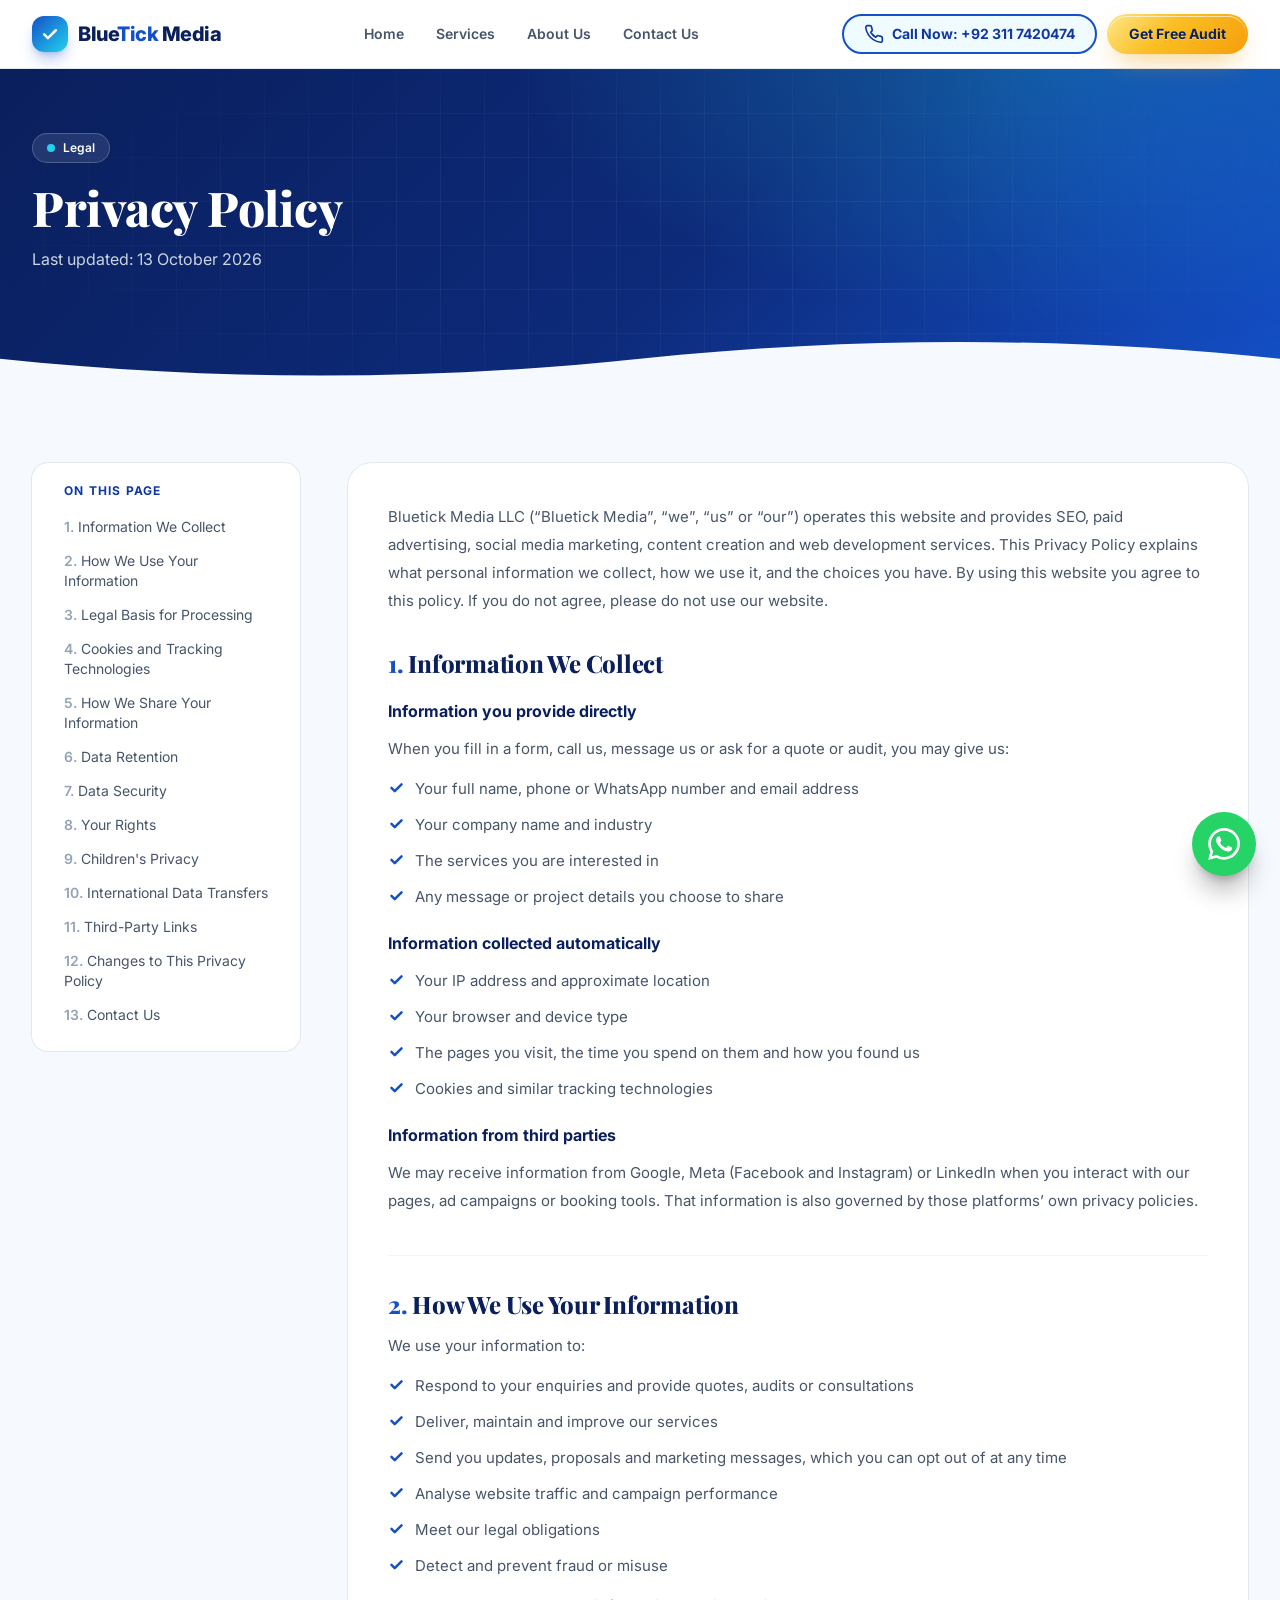
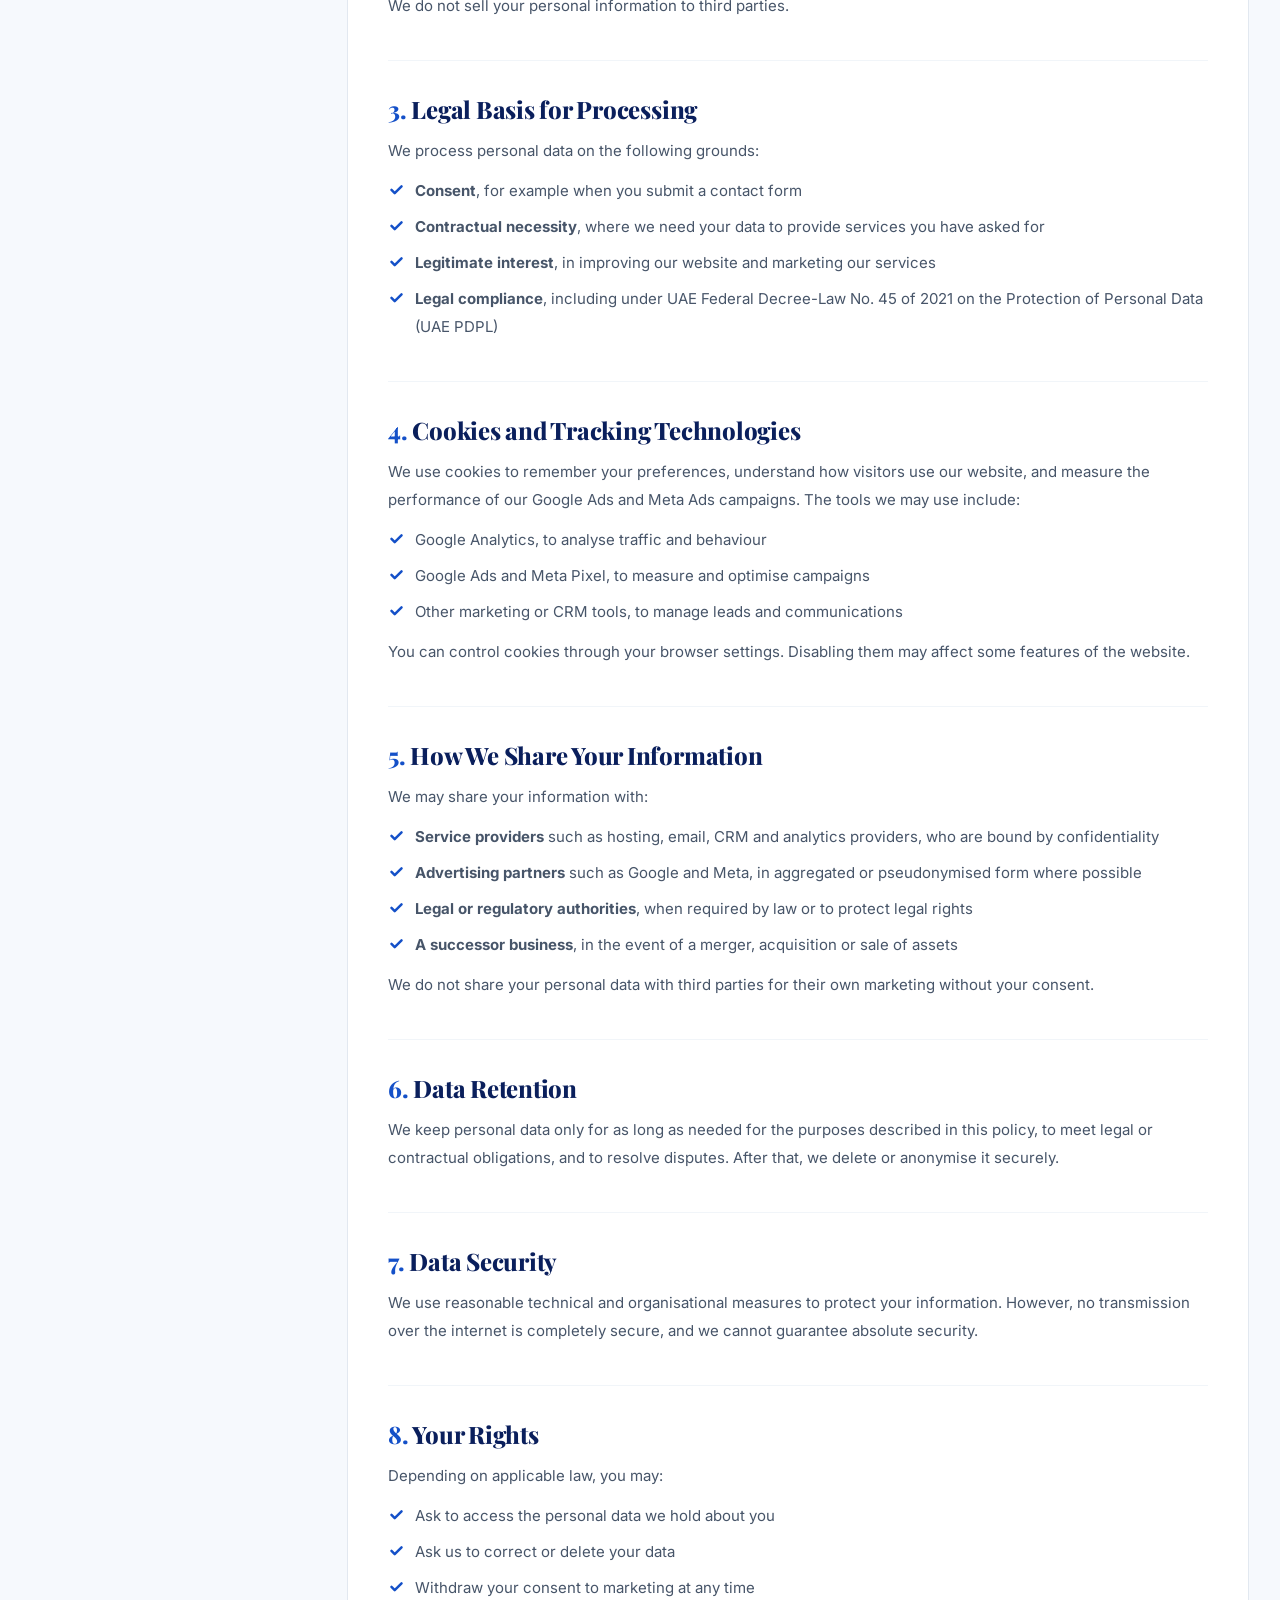
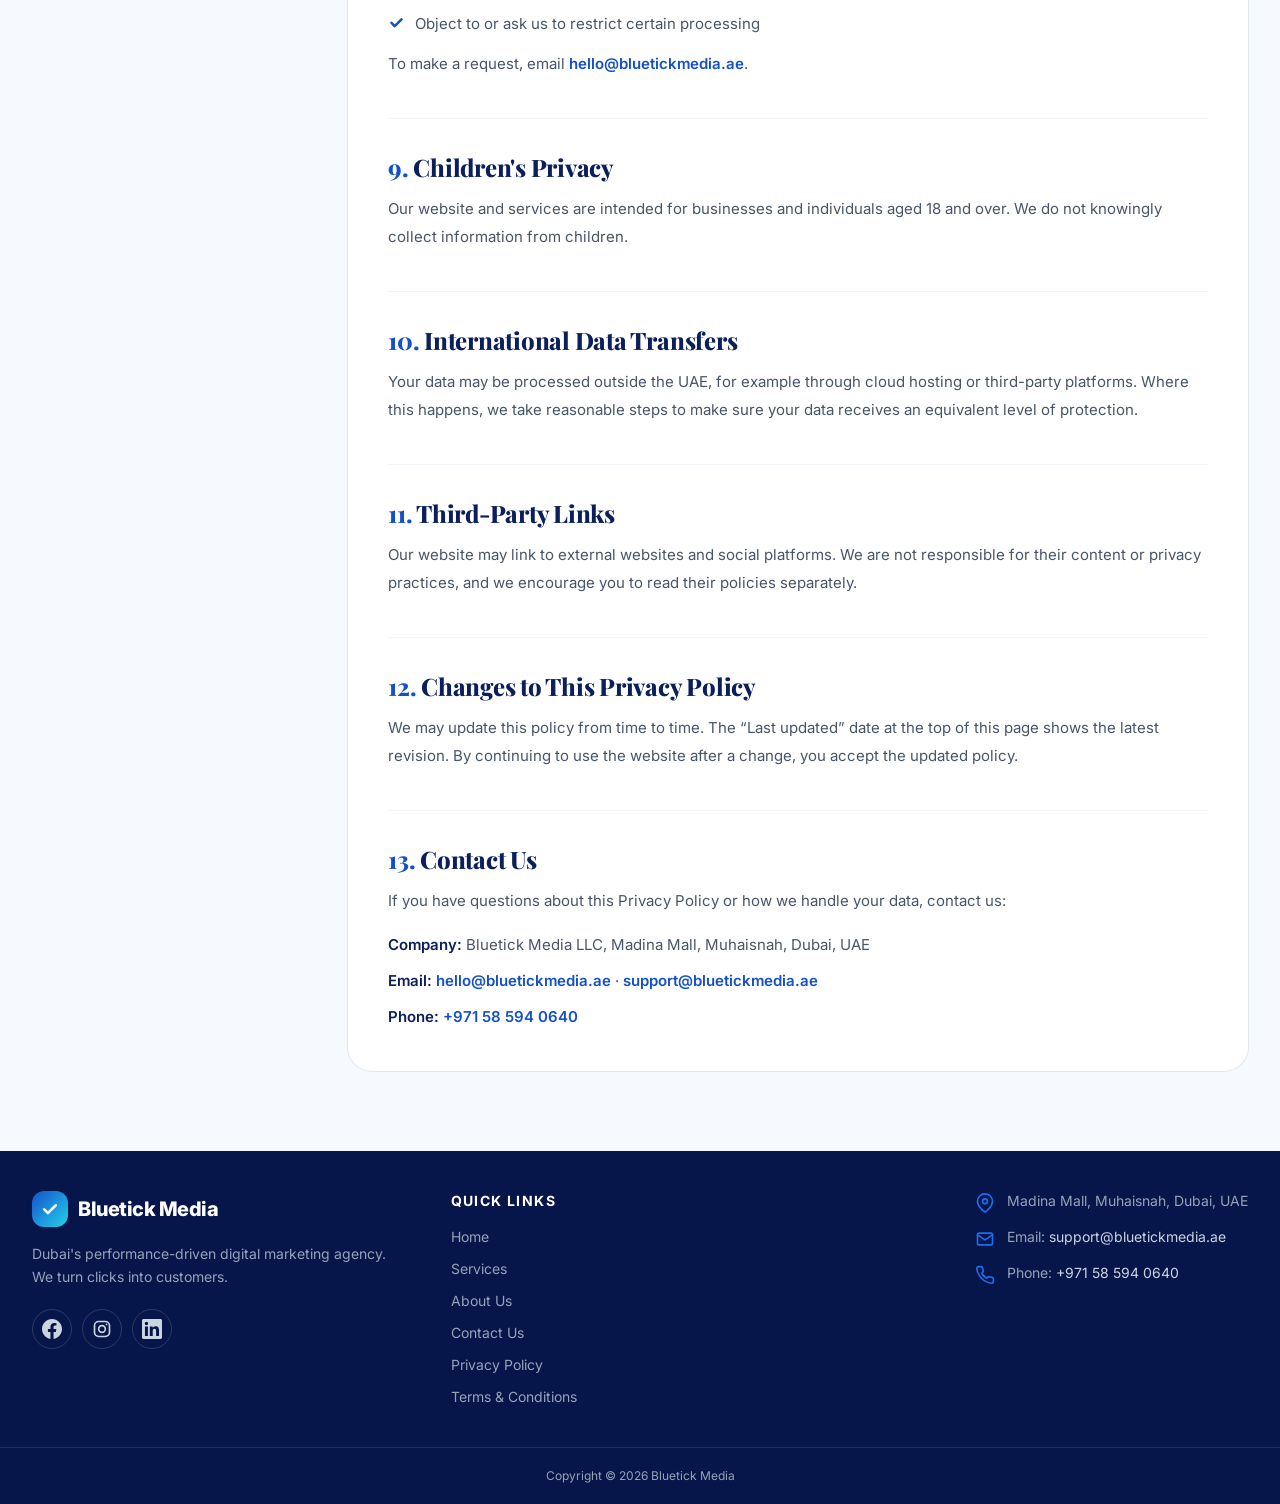
<file: privacy-policy.html>
<!DOCTYPE html>
<html lang="en" class="scroll-smooth">
<head>
  <meta charset="UTF-8" />
  <meta name="viewport" content="width=device-width, initial-scale=1.0" />
  <title>Privacy Policy | BlueTick Media</title>
  <link rel="icon" href="data:image/svg+xml,%3Csvg xmlns=%27http://www.w3.org/2000/svg%27 viewBox=%270 0 32 32%27%3E%3Crect width=%2732%27 height=%2732%27 rx=%277%27 fill=%27%230a1f5c%27/%3E%3Cpath d=%27M8 17l5 5 11-12%27 fill=%27none%27 stroke=%27%2322d3ee%27 stroke-width=%273.5%27 stroke-linecap=%27round%27 stroke-linejoin=%27round%27/%3E%3C/svg%3E" />
  <meta name="description" content="How Bluetick Media LLC collects, uses and protects your personal information, and the choices you have." />

  <!-- Open Graph / social previews -->
  <meta property="og:type" content="website" />
  <meta property="og:site_name" content="BlueTick Media" />
  <meta property="og:locale" content="en_AE" />
  <meta property="og:title" content="Privacy Policy | BlueTick Media" />
  <meta property="og:description" content="How Bluetick Media LLC collects, uses and protects your personal information, and the choices you have." />
  <meta property="og:url" content="https://bluetickmedia.ae/privacy-policy.html" />
  <meta property="og:image" content="https://bluetickmedia.ae/og-image.jpg" />
  <meta property="og:image:type" content="image/jpeg" />
  <meta property="og:image:width" content="1200" />
  <meta property="og:image:height" content="630" />
  <meta property="og:image:alt" content="BlueTick Media - Dubai digital marketing agency" />
  <meta name="twitter:card" content="summary_large_image" />
  <meta name="twitter:title" content="Privacy Policy | BlueTick Media" />
  <meta name="twitter:description" content="How Bluetick Media LLC collects, uses and protects your personal information, and the choices you have." />
  <meta name="twitter:image" content="https://bluetickmedia.ae/og-image.jpg" />

  <link rel="preconnect" href="https://fonts.googleapis.com" />
  <link rel="preconnect" href="https://fonts.gstatic.com" crossorigin />
  <link rel="preload" as="style" href="https://fonts.googleapis.com/css2?family=Inter:wght@400;500;600;700;800&family=Playfair+Display:wght@800;900&family=Space+Grotesk:wght@700&display=swap" onload="this.onload=null;this.rel='stylesheet'" />
  <noscript><link rel="stylesheet" href="https://fonts.googleapis.com/css2?family=Inter:wght@400;500;600;700;800&family=Playfair+Display:wght@800;900&family=Space+Grotesk:wght@700&display=swap" /></noscript>

  <link rel="stylesheet" href="styles.css?v=2" />

  <script>
    if ('IntersectionObserver' in window && !window.matchMedia('(prefers-reduced-motion: reduce)').matches) {
      document.documentElement.classList.add('js');
    }
  </script>
  <script type="speculationrules">
    {"prefetch":[{"where":{"and":[{"href_matches":"/*"},{"not":{"href_matches":"/*thank-you.html"}}]},"eagerness":"moderate"}]}
  </script>
</head>

<body class="bg-white text-slate-800 antialiased">

  <!-- ============ NAVBAR ============ -->
  <header class="sticky top-0 z-50 border-b border-slate-200 bg-white/95">
    <nav class="mx-auto flex max-w-7xl items-center justify-between px-5 py-3.5 lg:px-8" aria-label="Main">
      <a href="index.html" class="flex items-center gap-2.5" aria-label="BlueTick Media home">
        <span class="grid h-9 w-9 place-items-center rounded-xl bg-gradient-to-br from-blue-600 to-sky-400 shadow-lg shadow-blue-600/30">
          <svg viewBox="0 0 24 24" class="h-5 w-5 text-white" fill="none" stroke="currentColor" stroke-width="3" stroke-linecap="round" stroke-linejoin="round" aria-hidden="true"><path d="M5 12.5l4.5 4.5L19 7.5"/></svg>
        </span>
        <span class="text-xl font-extrabold tracking-tight text-slate-900">Blue<span class="text-blue-600">Tick</span> Media</span>
      </a>

      <ul class="hidden items-center gap-8 text-sm font-semibold lg:flex">
        <li><a href="index.html" class="nav-link text-slate-600 transition hover:text-blue-600">Home</a></li>
        <li><a href="services.html" class="nav-link text-slate-600 transition hover:text-blue-600">Services</a></li>
        <li><a href="about.html" class="nav-link text-slate-600 transition hover:text-blue-600">About Us</a></li>
        <li><a href="contact.html" class="nav-link text-slate-600 transition hover:text-blue-600">Contact Us</a></li>
      </ul>

      <div class="flex items-center gap-2.5">
        <!-- Desktop actions -->
        <a href="tel:+923117420474" aria-label="Call Now: +92 311 7420474" class="hidden items-center gap-2 rounded-full border-2 border-blue-600 bg-blue-50 px-5 py-2 text-sm font-bold text-blue-700 transition hover:bg-blue-600 hover:text-white lg:inline-flex">
          <svg class="h-5 w-5" viewBox="0 0 24 24" fill="none" stroke="currentColor" stroke-width="2" stroke-linecap="round" stroke-linejoin="round" aria-hidden="true"><path d="M22 16.9v3a2 2 0 0 1-2.2 2 19.8 19.8 0 0 1-8.6-3.1 19.5 19.5 0 0 1-6-6A19.8 19.8 0 0 1 2.1 4.2 2 2 0 0 1 4.1 2h3a2 2 0 0 1 2 1.7c.1 1 .4 1.9.7 2.8a2 2 0 0 1-.5 2.1L8.1 9.9a16 16 0 0 0 6 6l1.3-1.3a2 2 0 0 1 2.1-.4c.9.3 1.8.6 2.8.7a2 2 0 0 1 1.7 2z"/></svg>
          <span class="xl:hidden">Call Now</span>
          <span class="hidden xl:inline">Call Now: +92 311 7420474</span>
        </a>
        <a href="index.html#audit-form" class="hidden rounded-full px-5 py-2 text-sm font-bold transition lg:inline-block btn-shine btn-gold">Get Free Audit</a>

        <!-- Mobile actions -->
        <a href="tel:+923117420474" aria-label="Call Now: +92 311 7420474" class="grid h-10 w-10 place-items-center rounded-full border-2 border-blue-600 bg-blue-50 text-blue-700 lg:hidden">
          <svg class="h-5 w-5" viewBox="0 0 24 24" fill="none" stroke="currentColor" stroke-width="2" stroke-linecap="round" stroke-linejoin="round" aria-hidden="true"><path d="M22 16.9v3a2 2 0 0 1-2.2 2 19.8 19.8 0 0 1-8.6-3.1 19.5 19.5 0 0 1-6-6A19.8 19.8 0 0 1 2.1 4.2 2 2 0 0 1 4.1 2h3a2 2 0 0 1 2 1.7c.1 1 .4 1.9.7 2.8a2 2 0 0 1-.5 2.1L8.1 9.9a16 16 0 0 0 6 6l1.3-1.3a2 2 0 0 1 2.1-.4c.9.3 1.8.6 2.8.7a2 2 0 0 1 1.7 2z"/></svg>
        </a>
        <button id="menuBtn" type="button" class="grid h-10 w-10 place-items-center rounded-full border-2 border-slate-200 text-slate-800 lg:hidden" aria-label="Open menu" aria-expanded="false" aria-controls="mobileMenu">
          <svg class="h-5 w-5" viewBox="0 0 24 24" fill="none" stroke="currentColor" stroke-width="2.2" stroke-linecap="round" aria-hidden="true"><path d="M4 7h16M4 12h16M4 17h16"/></svg>
        </button>
      </div>
    </nav>

    <!-- Mobile dropdown -->
    <div id="mobileMenu" class="hidden border-t border-slate-100 bg-white px-5 pb-5 pt-3 lg:hidden">
      <ul class="space-y-1 text-base font-semibold">
        <li><a href="index.html" class="block rounded-lg px-3 py-2.5 text-slate-700 hover:bg-sky-50">Home</a></li>
        <li><a href="services.html" class="block rounded-lg px-3 py-2.5 text-slate-700 hover:bg-sky-50">Services</a></li>
        <li><a href="about.html" class="block rounded-lg px-3 py-2.5 text-slate-700 hover:bg-sky-50">About Us</a></li>
        <li><a href="contact.html" class="block rounded-lg px-3 py-2.5 text-slate-700 hover:bg-sky-50">Contact Us</a></li>
      </ul>
      <a href="index.html#audit-form" class="mt-3 block rounded-full px-5 py-3 text-center text-sm font-bold btn-shine btn-gold">Get Free Audit</a>
    </div>
  </header>

  <main id="top">
    <section class="relative overflow-hidden bg-slate-900 pb-24 pt-14 text-white sm:pb-28 sm:pt-16">
      <div class="absolute inset-0" style="background: radial-gradient(60rem 30rem at 85% -10%, rgba(34,211,238,.30), transparent 60%), linear-gradient(135deg, #0a1f5c 0%, #0d2a7a 55%, #1450c8 100%);" aria-hidden="true"></div>
      <div class="grid-move absolute inset-0" aria-hidden="true"></div>
      <div class="blob absolute -right-16 -top-16 h-72 w-72 rounded-full bg-blue-600/30 blur-3xl" aria-hidden="true"></div>
      <div class="relative mx-auto max-w-7xl px-5 lg:px-8">
        <p class="fade-up inline-flex items-center gap-2 rounded-full border border-white/20 bg-white/10 px-3.5 py-1.5 text-xs font-semibold"><span class="h-2 w-2 rounded-full bg-sky-400"></span> Legal</p>
        <h1 class="fade-up mt-5 text-4xl font-extrabold leading-tight tracking-tight sm:text-5xl" style="--d:100ms">Privacy Policy</h1>
        <p class="fade-up mt-4 text-sm text-slate-300 sm:text-base" style="--d:200ms">Last updated: 13 October 2026</p>
      </div>
      <div class="wave wave-bottom" aria-hidden="true"><svg viewBox="0 0 2880 80" preserveAspectRatio="none"><path fill="#f6f9fd" d="M0 44C240 76 480 76 720 44S1200 12 1440 44S1920 76 2160 44S2640 12 2880 44V80H0Z"/></svg></div>
    </section>

    <section class="bg-slate-50 py-16 sm:py-20">
      <div class="mx-auto grid max-w-7xl gap-8 px-5 lg:grid-cols-4 lg:gap-12 lg:px-8">
        <aside class="lg:col-span-1">
          <nav class="rounded-2xl bg-white p-5 ring-1 ring-slate-200 lg:sticky lg:top-24" aria-label="On this page">
            <p class="px-3 text-xs font-bold uppercase tracking-widest text-blue-700">On this page</p>
            <ol class="mt-3 space-y-0.5 text-sm">
            <li><a href="#s1" class="block rounded-lg px-3 py-1.5 text-slate-600 transition hover:bg-blue-50 hover:text-blue-700"><span class="font-semibold text-slate-400">1.</span> Information We Collect</a></li>
            <li><a href="#s2" class="block rounded-lg px-3 py-1.5 text-slate-600 transition hover:bg-blue-50 hover:text-blue-700"><span class="font-semibold text-slate-400">2.</span> How We Use Your Information</a></li>
            <li><a href="#s3" class="block rounded-lg px-3 py-1.5 text-slate-600 transition hover:bg-blue-50 hover:text-blue-700"><span class="font-semibold text-slate-400">3.</span> Legal Basis for Processing</a></li>
            <li><a href="#s4" class="block rounded-lg px-3 py-1.5 text-slate-600 transition hover:bg-blue-50 hover:text-blue-700"><span class="font-semibold text-slate-400">4.</span> Cookies and Tracking Technologies</a></li>
            <li><a href="#s5" class="block rounded-lg px-3 py-1.5 text-slate-600 transition hover:bg-blue-50 hover:text-blue-700"><span class="font-semibold text-slate-400">5.</span> How We Share Your Information</a></li>
            <li><a href="#s6" class="block rounded-lg px-3 py-1.5 text-slate-600 transition hover:bg-blue-50 hover:text-blue-700"><span class="font-semibold text-slate-400">6.</span> Data Retention</a></li>
            <li><a href="#s7" class="block rounded-lg px-3 py-1.5 text-slate-600 transition hover:bg-blue-50 hover:text-blue-700"><span class="font-semibold text-slate-400">7.</span> Data Security</a></li>
            <li><a href="#s8" class="block rounded-lg px-3 py-1.5 text-slate-600 transition hover:bg-blue-50 hover:text-blue-700"><span class="font-semibold text-slate-400">8.</span> Your Rights</a></li>
            <li><a href="#s9" class="block rounded-lg px-3 py-1.5 text-slate-600 transition hover:bg-blue-50 hover:text-blue-700"><span class="font-semibold text-slate-400">9.</span> Children's Privacy</a></li>
            <li><a href="#s10" class="block rounded-lg px-3 py-1.5 text-slate-600 transition hover:bg-blue-50 hover:text-blue-700"><span class="font-semibold text-slate-400">10.</span> International Data Transfers</a></li>
            <li><a href="#s11" class="block rounded-lg px-3 py-1.5 text-slate-600 transition hover:bg-blue-50 hover:text-blue-700"><span class="font-semibold text-slate-400">11.</span> Third-Party Links</a></li>
            <li><a href="#s12" class="block rounded-lg px-3 py-1.5 text-slate-600 transition hover:bg-blue-50 hover:text-blue-700"><span class="font-semibold text-slate-400">12.</span> Changes to This Privacy Policy</a></li>
            <li><a href="#s13" class="block rounded-lg px-3 py-1.5 text-slate-600 transition hover:bg-blue-50 hover:text-blue-700"><span class="font-semibold text-slate-400">13.</span> Contact Us</a></li>
            </ol>
          </nav>
        </aside>

        <article class="rounded-3xl bg-white p-6 ring-1 ring-slate-200 sm:p-10 lg:col-span-3">
          <p class="text-[15px] leading-7 text-slate-600">Bluetick Media LLC (&ldquo;Bluetick Media&rdquo;, &ldquo;we&rdquo;, &ldquo;us&rdquo; or &ldquo;our&rdquo;) operates this website and provides SEO, paid advertising, social media marketing, content creation and web development services. This Privacy Policy explains what personal information we collect, how we use it, and the choices you have. By using this website you agree to this policy. If you do not agree, please do not use our website.</p>
          <section id="s1" class="scroll-mt-28 mt-8">
            <h2 class="text-2xl font-extrabold tracking-tight text-slate-900"><span class="text-blue-600">1.</span> Information We Collect</h2>
            <h3 class="mt-5 text-base font-bold text-slate-900">Information you provide directly</h3>
            <p class="mt-3 text-[15px] leading-7 text-slate-600">When you fill in a form, call us, message us or ask for a quote or audit, you may give us:</p>
            <ul class="check-list mt-3 space-y-2 text-[15px] leading-7 text-slate-600">
              <li>Your full name, phone or WhatsApp number and email address</li>
              <li>Your company name and industry</li>
              <li>The services you are interested in</li>
              <li>Any message or project details you choose to share</li>
            </ul>
            <h3 class="mt-5 text-base font-bold text-slate-900">Information collected automatically</h3>
            <ul class="check-list mt-3 space-y-2 text-[15px] leading-7 text-slate-600">
              <li>Your IP address and approximate location</li>
              <li>Your browser and device type</li>
              <li>The pages you visit, the time you spend on them and how you found us</li>
              <li>Cookies and similar tracking technologies</li>
            </ul>
            <h3 class="mt-5 text-base font-bold text-slate-900">Information from third parties</h3>
            <p class="mt-3 text-[15px] leading-7 text-slate-600">We may receive information from Google, Meta (Facebook and Instagram) or LinkedIn when you interact with our pages, ad campaigns or booking tools. That information is also governed by those platforms&rsquo; own privacy policies.</p>
          </section>
          <section id="s2" class="scroll-mt-28 mt-10 border-t border-slate-100 pt-8">
            <h2 class="text-2xl font-extrabold tracking-tight text-slate-900"><span class="text-blue-600">2.</span> How We Use Your Information</h2>
            <p class="mt-3 text-[15px] leading-7 text-slate-600">We use your information to:</p>
            <ul class="check-list mt-3 space-y-2 text-[15px] leading-7 text-slate-600">
              <li>Respond to your enquiries and provide quotes, audits or consultations</li>
              <li>Deliver, maintain and improve our services</li>
              <li>Send you updates, proposals and marketing messages, which you can opt out of at any time</li>
              <li>Analyse website traffic and campaign performance</li>
              <li>Meet our legal obligations</li>
              <li>Detect and prevent fraud or misuse</li>
            </ul>
            <p class="mt-3 text-[15px] leading-7 text-slate-600">We do not sell your personal information to third parties.</p>
          </section>
          <section id="s3" class="scroll-mt-28 mt-10 border-t border-slate-100 pt-8">
            <h2 class="text-2xl font-extrabold tracking-tight text-slate-900"><span class="text-blue-600">3.</span> Legal Basis for Processing</h2>
            <p class="mt-3 text-[15px] leading-7 text-slate-600">We process personal data on the following grounds:</p>
            <ul class="check-list mt-3 space-y-2 text-[15px] leading-7 text-slate-600">
              <li><strong>Consent</strong>, for example when you submit a contact form</li>
              <li><strong>Contractual necessity</strong>, where we need your data to provide services you have asked for</li>
              <li><strong>Legitimate interest</strong>, in improving our website and marketing our services</li>
              <li><strong>Legal compliance</strong>, including under UAE Federal Decree-Law No. 45 of 2021 on the Protection of Personal Data (UAE PDPL)</li>
            </ul>
          </section>
          <section id="s4" class="scroll-mt-28 mt-10 border-t border-slate-100 pt-8">
            <h2 class="text-2xl font-extrabold tracking-tight text-slate-900"><span class="text-blue-600">4.</span> Cookies and Tracking Technologies</h2>
            <p class="mt-3 text-[15px] leading-7 text-slate-600">We use cookies to remember your preferences, understand how visitors use our website, and measure the performance of our Google Ads and Meta Ads campaigns. The tools we may use include:</p>
            <ul class="check-list mt-3 space-y-2 text-[15px] leading-7 text-slate-600">
              <li>Google Analytics, to analyse traffic and behaviour</li>
              <li>Google Ads and Meta Pixel, to measure and optimise campaigns</li>
              <li>Other marketing or CRM tools, to manage leads and communications</li>
            </ul>
            <p class="mt-3 text-[15px] leading-7 text-slate-600">You can control cookies through your browser settings. Disabling them may affect some features of the website.</p>
          </section>
          <section id="s5" class="scroll-mt-28 mt-10 border-t border-slate-100 pt-8">
            <h2 class="text-2xl font-extrabold tracking-tight text-slate-900"><span class="text-blue-600">5.</span> How We Share Your Information</h2>
            <p class="mt-3 text-[15px] leading-7 text-slate-600">We may share your information with:</p>
            <ul class="check-list mt-3 space-y-2 text-[15px] leading-7 text-slate-600">
              <li><strong>Service providers</strong> such as hosting, email, CRM and analytics providers, who are bound by confidentiality</li>
              <li><strong>Advertising partners</strong> such as Google and Meta, in aggregated or pseudonymised form where possible</li>
              <li><strong>Legal or regulatory authorities</strong>, when required by law or to protect legal rights</li>
              <li><strong>A successor business</strong>, in the event of a merger, acquisition or sale of assets</li>
            </ul>
            <p class="mt-3 text-[15px] leading-7 text-slate-600">We do not share your personal data with third parties for their own marketing without your consent.</p>
          </section>
          <section id="s6" class="scroll-mt-28 mt-10 border-t border-slate-100 pt-8">
            <h2 class="text-2xl font-extrabold tracking-tight text-slate-900"><span class="text-blue-600">6.</span> Data Retention</h2>
            <p class="mt-3 text-[15px] leading-7 text-slate-600">We keep personal data only for as long as needed for the purposes described in this policy, to meet legal or contractual obligations, and to resolve disputes. After that, we delete or anonymise it securely.</p>
          </section>
          <section id="s7" class="scroll-mt-28 mt-10 border-t border-slate-100 pt-8">
            <h2 class="text-2xl font-extrabold tracking-tight text-slate-900"><span class="text-blue-600">7.</span> Data Security</h2>
            <p class="mt-3 text-[15px] leading-7 text-slate-600">We use reasonable technical and organisational measures to protect your information. However, no transmission over the internet is completely secure, and we cannot guarantee absolute security.</p>
          </section>
          <section id="s8" class="scroll-mt-28 mt-10 border-t border-slate-100 pt-8">
            <h2 class="text-2xl font-extrabold tracking-tight text-slate-900"><span class="text-blue-600">8.</span> Your Rights</h2>
            <p class="mt-3 text-[15px] leading-7 text-slate-600">Depending on applicable law, you may:</p>
            <ul class="check-list mt-3 space-y-2 text-[15px] leading-7 text-slate-600">
              <li>Ask to access the personal data we hold about you</li>
              <li>Ask us to correct or delete your data</li>
              <li>Withdraw your consent to marketing at any time</li>
              <li>Object to or ask us to restrict certain processing</li>
            </ul>
            <p class="mt-3 text-[15px] leading-7 text-slate-600">To make a request, email <a href="mailto:hello@bluetickmedia.ae" class="font-semibold text-blue-600 transition hover:text-blue-800">hello@bluetickmedia.ae</a>.</p>
          </section>
          <section id="s9" class="scroll-mt-28 mt-10 border-t border-slate-100 pt-8">
            <h2 class="text-2xl font-extrabold tracking-tight text-slate-900"><span class="text-blue-600">9.</span> Children's Privacy</h2>
            <p class="mt-3 text-[15px] leading-7 text-slate-600">Our website and services are intended for businesses and individuals aged 18 and over. We do not knowingly collect information from children.</p>
          </section>
          <section id="s10" class="scroll-mt-28 mt-10 border-t border-slate-100 pt-8">
            <h2 class="text-2xl font-extrabold tracking-tight text-slate-900"><span class="text-blue-600">10.</span> International Data Transfers</h2>
            <p class="mt-3 text-[15px] leading-7 text-slate-600">Your data may be processed outside the UAE, for example through cloud hosting or third-party platforms. Where this happens, we take reasonable steps to make sure your data receives an equivalent level of protection.</p>
          </section>
          <section id="s11" class="scroll-mt-28 mt-10 border-t border-slate-100 pt-8">
            <h2 class="text-2xl font-extrabold tracking-tight text-slate-900"><span class="text-blue-600">11.</span> Third-Party Links</h2>
            <p class="mt-3 text-[15px] leading-7 text-slate-600">Our website may link to external websites and social platforms. We are not responsible for their content or privacy practices, and we encourage you to read their policies separately.</p>
          </section>
          <section id="s12" class="scroll-mt-28 mt-10 border-t border-slate-100 pt-8">
            <h2 class="text-2xl font-extrabold tracking-tight text-slate-900"><span class="text-blue-600">12.</span> Changes to This Privacy Policy</h2>
            <p class="mt-3 text-[15px] leading-7 text-slate-600">We may update this policy from time to time. The &ldquo;Last updated&rdquo; date at the top of this page shows the latest revision. By continuing to use the website after a change, you accept the updated policy.</p>
          </section>
          <section id="s13" class="scroll-mt-28 mt-10 border-t border-slate-100 pt-8">
            <h2 class="text-2xl font-extrabold tracking-tight text-slate-900"><span class="text-blue-600">13.</span> Contact Us</h2>
            <p class="mt-3 text-[15px] leading-7 text-slate-600">If you have questions about this Privacy Policy or how we handle your data, contact us:</p>
            <ul class="mt-4 space-y-2 text-[15px] leading-7 text-slate-600">
              <li><span class="font-semibold text-slate-900">Company:</span> Bluetick Media LLC, Madina Mall, Muhaisnah, Dubai, UAE</li>
              <li><span class="font-semibold text-slate-900">Email:</span> <a href="mailto:hello@bluetickmedia.ae" class="font-semibold text-blue-600 transition hover:text-blue-800">hello@bluetickmedia.ae</a> &middot; <a href="mailto:support@bluetickmedia.ae" class="font-semibold text-blue-600 transition hover:text-blue-800">support@bluetickmedia.ae</a></li>
              <li><span class="font-semibold text-slate-900">Phone:</span> <a href="tel:+971585940640" class="font-semibold text-blue-600 transition hover:text-blue-800">+971 58 594 0640</a></li>
            </ul>
          </section>
        </article>
      </div>
    </section>
  </main>

  <!-- ============ FOOTER ============ -->
  <footer class="bg-slate-950 text-slate-400">
    <div class="mx-auto grid max-w-7xl gap-10 px-5 py-10 md:grid-cols-3 lg:px-8">
      <div>
        <a href="index.html" class="flex items-center gap-2.5">
          <span class="grid h-9 w-9 place-items-center rounded-xl bg-gradient-to-br from-blue-600 to-sky-400">
            <svg viewBox="0 0 24 24" class="h-5 w-5 text-white" fill="none" stroke="currentColor" stroke-width="3" stroke-linecap="round" stroke-linejoin="round" aria-hidden="true"><path d="M5 12.5l4.5 4.5L19 7.5"/></svg>
          </span>
          <span class="text-xl font-extrabold tracking-tight text-white">Bluetick Media</span>
        </a>
        <p class="mt-4 max-w-sm text-sm leading-relaxed">Dubai's performance-driven digital marketing agency. We turn clicks into customers.</p>
        <div class="mt-5 flex items-center gap-2.5">
          <a href="https://www.facebook.com/bluetickmediauae/" target="_blank" rel="noopener noreferrer" aria-label="Bluetick Media on Facebook" class="grid h-10 w-10 place-items-center rounded-full border border-white/15 text-slate-300 transition hover:-translate-y-0.5 hover:border-sky-400 hover:bg-sky-400 hover:text-blue-900"><svg class="h-5 w-5" viewBox="0 0 24 24" fill="currentColor" aria-hidden="true"><path d="M24 12.073c0-6.627-5.373-12-12-12s-12 5.373-12 12c0 5.99 4.388 10.954 10.125 11.854v-8.385H7.078v-3.47h3.047V9.43c0-3.007 1.792-4.669 4.533-4.669 1.312 0 2.686.235 2.686.235v2.953H15.83c-1.491 0-1.956.925-1.956 1.874v2.25h3.328l-.532 3.47h-2.796v8.385C19.612 23.027 24 18.062 24 12.073z"/></svg></a>
          <a href="https://www.instagram.com/bluetickmediauae/" target="_blank" rel="noopener noreferrer" aria-label="Bluetick Media on Instagram" class="grid h-10 w-10 place-items-center rounded-full border border-white/15 text-slate-300 transition hover:-translate-y-0.5 hover:border-sky-400 hover:bg-sky-400 hover:text-blue-900"><svg class="h-5 w-5" viewBox="0 0 24 24" fill="none" stroke="currentColor" stroke-width="2" stroke-linecap="round" stroke-linejoin="round" aria-hidden="true"><rect x="3" y="3" width="18" height="18" rx="5"/><circle cx="12" cy="12" r="4"/><circle cx="17.5" cy="6.5" r="1" fill="currentColor" stroke="none"/></svg></a>
          <a href="https://www.linkedin.com/company/bluetickmedia/" target="_blank" rel="noopener noreferrer" aria-label="Bluetick Media on LinkedIn" class="grid h-10 w-10 place-items-center rounded-full border border-white/15 text-slate-300 transition hover:-translate-y-0.5 hover:border-sky-400 hover:bg-sky-400 hover:text-blue-900"><svg class="h-5 w-5" viewBox="0 0 24 24" fill="currentColor" aria-hidden="true"><path d="M20.447 20.452h-3.554v-5.569c0-1.328-.027-3.037-1.852-3.037-1.853 0-2.136 1.445-2.136 2.939v5.667H9.351V9h3.414v1.561h.046c.476-.9 1.637-1.85 3.37-1.85 3.601 0 4.267 2.37 4.267 5.455v6.286zM5.337 7.433a2.062 2.062 0 1 1 0-4.125 2.062 2.062 0 0 1 0 4.125zm1.782 13.019H3.555V9h3.564v11.452zM22.225 0H1.771C.792 0 0 .774 0 1.729v20.542C0 23.227.792 24 1.771 24h20.451C23.2 24 24 23.227 24 22.271V1.729C24 .774 23.2 0 22.222 0z"/></svg></a>
        </div>
      </div>

      <div>
        <h3 class="text-sm font-bold uppercase tracking-widest text-white">Quick Links</h3>
        <ul class="mt-4 space-y-3 text-sm">
          <li><a href="index.html" class="transition hover:text-white">Home</a></li>
          <li><a href="services.html" class="transition hover:text-white">Services</a></li>
          <li><a href="about.html" class="transition hover:text-white">About Us</a></li>
          <li><a href="contact.html" class="transition hover:text-white">Contact Us</a></li>
          <li><a href="privacy-policy.html" class="transition hover:text-white">Privacy Policy</a></li>
          <li><a href="terms-and-conditions.html" class="transition hover:text-white">Terms &amp; Conditions</a></li>
        </ul>
      </div>

      <ul class="space-y-3.5 text-sm md:justify-self-end">
        <li class="flex gap-3">
          <svg class="mt-0.5 h-5 w-5 shrink-0 text-blue-500" viewBox="0 0 24 24" fill="none" stroke="currentColor" stroke-width="2" stroke-linecap="round" stroke-linejoin="round" aria-hidden="true"><path d="M21 10c0 7-9 13-9 13S3 17 3 10a9 9 0 0 1 18 0z"/><circle cx="12" cy="10" r="3"/></svg>
          <span>Madina Mall, Muhaisnah, Dubai, UAE</span>
        </li>
        <li class="flex gap-3">
          <svg class="mt-0.5 h-5 w-5 shrink-0 text-blue-500" viewBox="0 0 24 24" fill="none" stroke="currentColor" stroke-width="2" stroke-linecap="round" stroke-linejoin="round" aria-hidden="true"><rect x="3" y="5" width="18" height="14" rx="2"/><path d="M3 7l9 6 9-6"/></svg>
          <span>Email: <a href="mailto:support@bluetickmedia.ae" class="break-all text-slate-300 transition hover:text-white">support@bluetickmedia.ae</a></span>
        </li>
        <li class="flex gap-3">
          <svg class="mt-0.5 h-5 w-5 shrink-0 text-blue-500" viewBox="0 0 24 24" fill="none" stroke="currentColor" stroke-width="2" stroke-linecap="round" stroke-linejoin="round" aria-hidden="true"><path d="M22 16.9v3a2 2 0 0 1-2.2 2 19.8 19.8 0 0 1-8.6-3.1 19.5 19.5 0 0 1-6-6A19.8 19.8 0 0 1 2.1 4.2 2 2 0 0 1 4.1 2h3a2 2 0 0 1 2 1.7c.1 1 .4 1.9.7 2.8a2 2 0 0 1-.5 2.1L8.1 9.9a16 16 0 0 0 6 6l1.3-1.3a2 2 0 0 1 2.1-.4c.9.3 1.8.6 2.8.7a2 2 0 0 1 1.7 2z"/></svg>
          <span>Phone: <a href="tel:+971585940640" class="text-slate-300 transition hover:text-white">+971 58 594 0640</a></span>
        </li>
      </ul>
    </div>
    <div class="border-t border-white/10">
      <p class="mx-auto max-w-7xl px-5 py-5 text-center text-xs lg:px-8">Copyright &copy; 2026 Bluetick Media</p>
    </div>
  </footer>

  <!-- ============ STICKY WHATSAPP BUTTON ============ -->
  <a href="https://wa.me/923117420474?text=Hi%20Bluetick%20Media%2C%20I%27d%20like%20to%20know%20more%20about%20your%20services."
     target="_blank" rel="noopener noreferrer"
     aria-label="Chat with us on WhatsApp"
     class="fixed bottom-5 right-5 z-50 grid h-14 w-14 place-items-center rounded-full bg-[#25D366] text-white shadow-xl shadow-black/25 hover:bg-[#1ebe5b] sm:bottom-6 sm:right-6 sm:h-16 sm:w-16">
    <svg class="h-7 w-7 sm:h-8 sm:w-8" viewBox="0 0 24 24" fill="currentColor" aria-hidden="true"><path d="M17.472 14.382c-.297-.149-1.758-.867-2.03-.967-.273-.099-.471-.148-.67.15-.197.297-.767.966-.94 1.164-.173.199-.347.223-.644.075-.297-.15-1.255-.463-2.39-1.475-.883-.788-1.48-1.761-1.653-2.059-.173-.297-.018-.458.13-.606.134-.133.298-.347.446-.52.149-.174.198-.298.298-.497.099-.198.05-.371-.025-.52-.075-.149-.669-1.612-.916-2.207-.242-.579-.487-.5-.669-.51-.173-.008-.371-.01-.57-.01-.198 0-.52.074-.792.372-.272.297-1.04 1.016-1.04 2.479 0 1.462 1.065 2.875 1.213 3.074.149.198 2.096 3.2 5.077 4.487.709.306 1.262.489 1.694.625.712.227 1.36.195 1.871.118.571-.085 1.758-.719 2.006-1.413.248-.694.248-1.289.173-1.413-.074-.124-.272-.198-.57-.347m-5.421 7.403h-.004a9.87 9.87 0 01-5.031-1.378l-.361-.214-3.741.982.998-3.648-.235-.374a9.86 9.86 0 01-1.51-5.26c.001-5.45 4.436-9.884 9.888-9.884 2.64 0 5.122 1.03 6.988 2.898a9.825 9.825 0 012.893 6.994c-.003 5.45-4.437 9.884-9.885 9.884m8.413-18.297A11.815 11.815 0 0012.05 0C5.495 0 .16 5.335.157 11.892c0 2.096.547 4.142 1.588 5.945L.057 24l6.305-1.654a11.882 11.882 0 005.683 1.448h.005c6.554 0 11.89-5.335 11.893-11.893a11.821 11.821 0 00-3.48-8.413z"/></svg>
  </a>

  <script src="site.js?v=3" defer></script>
  <script src="chatbot.js?v=3" defer></script>
</body>
</html>
</file>
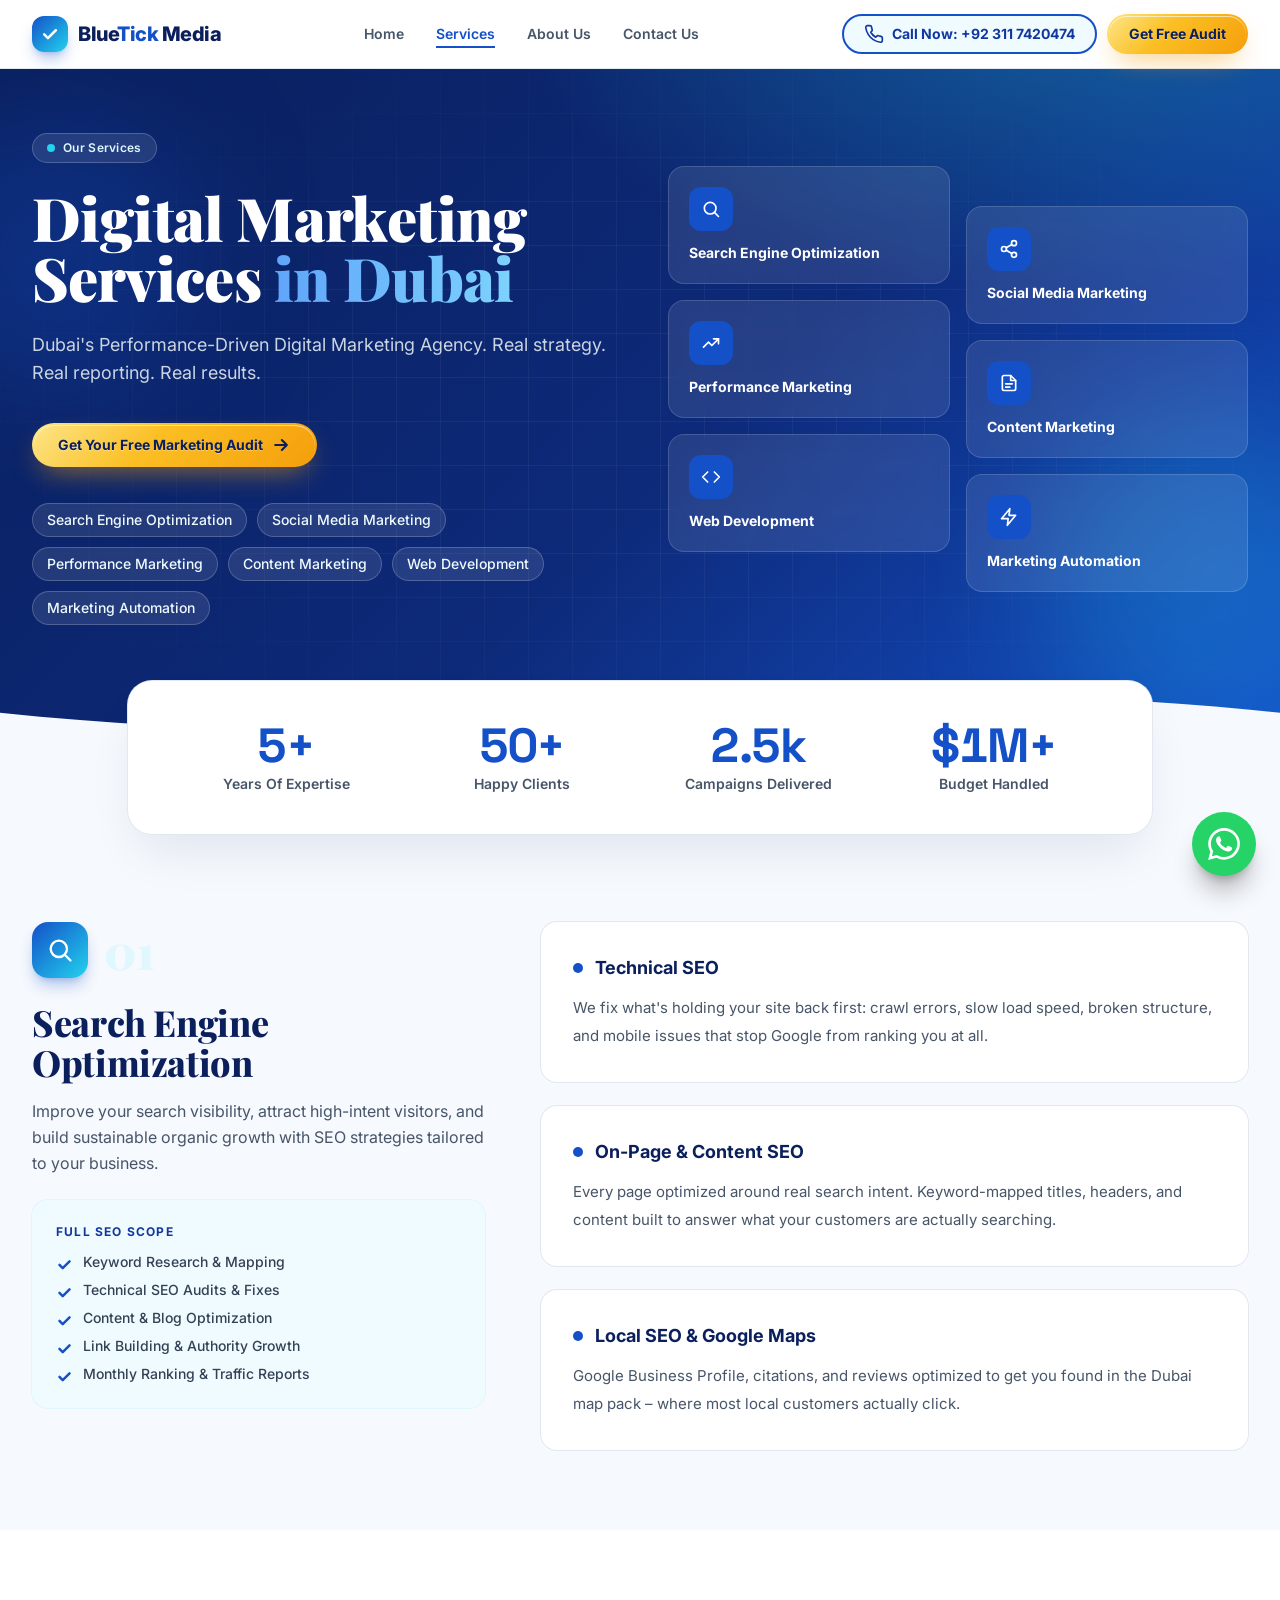
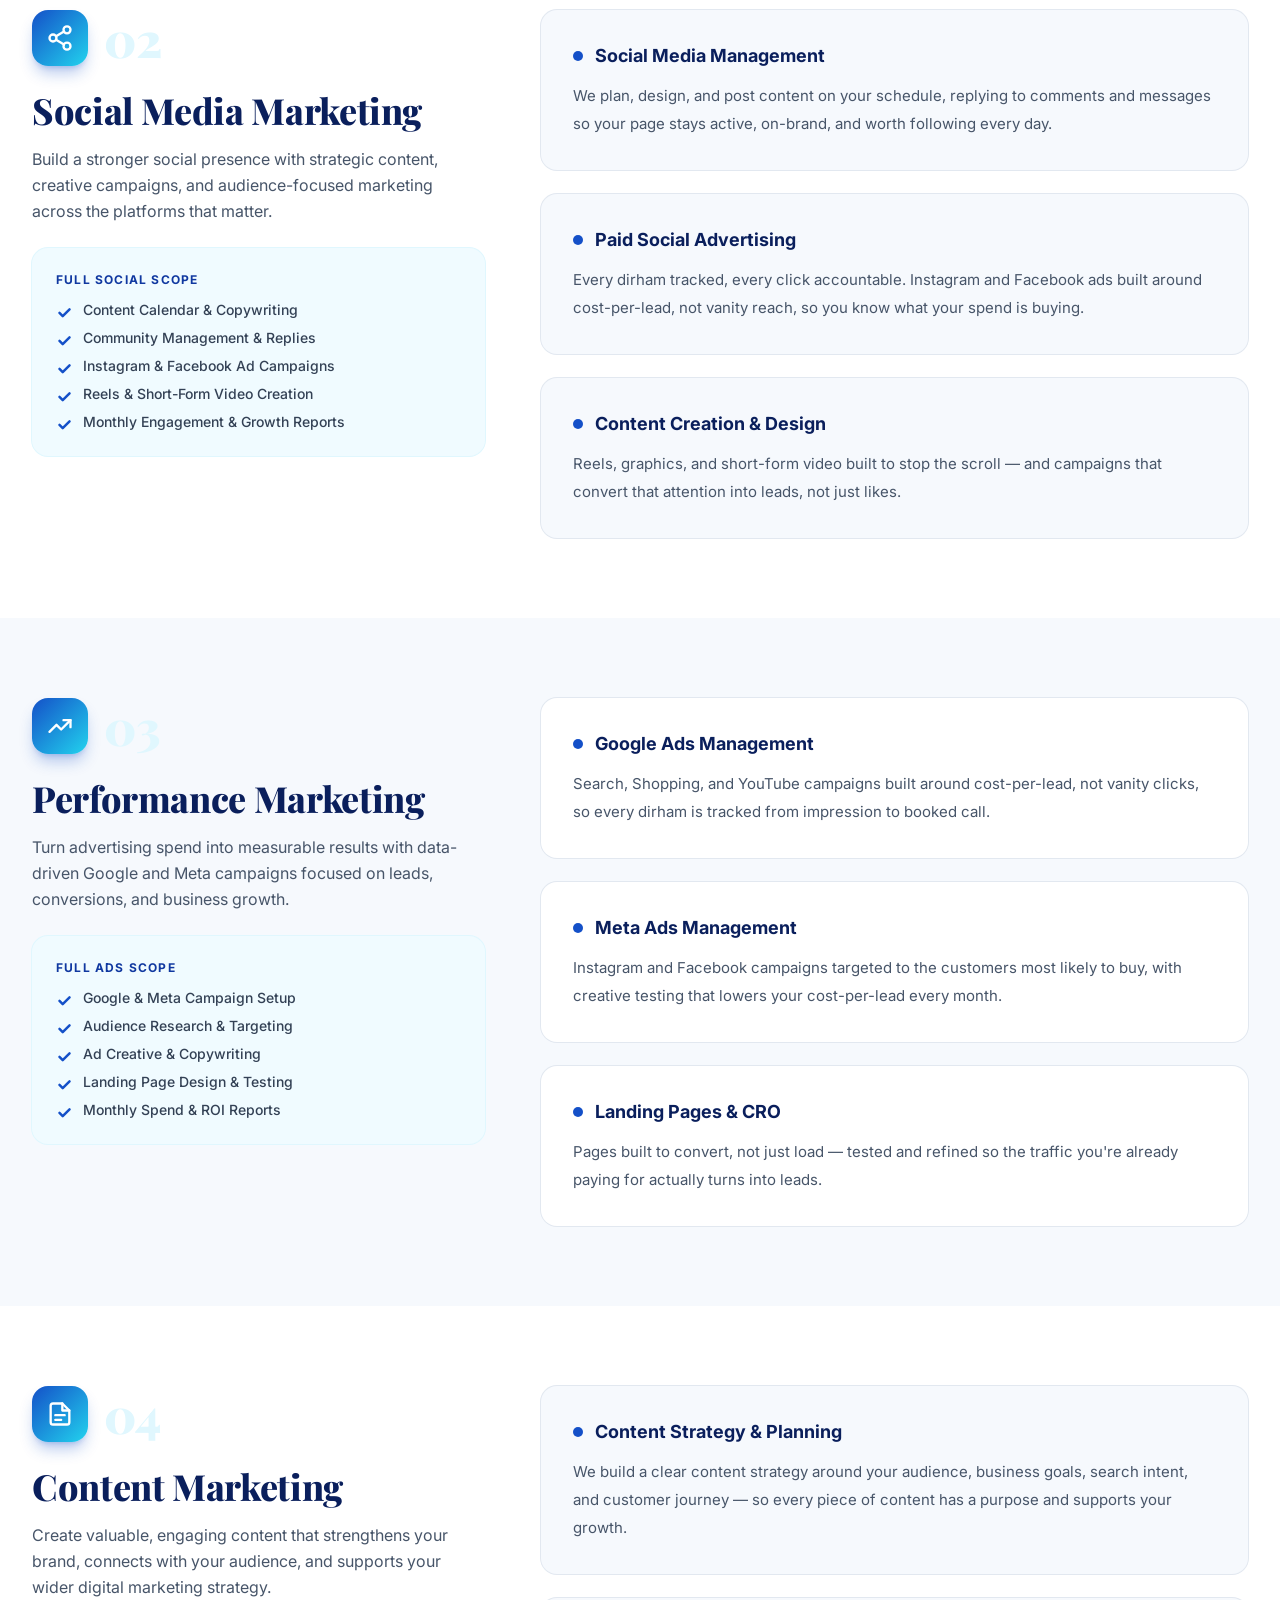
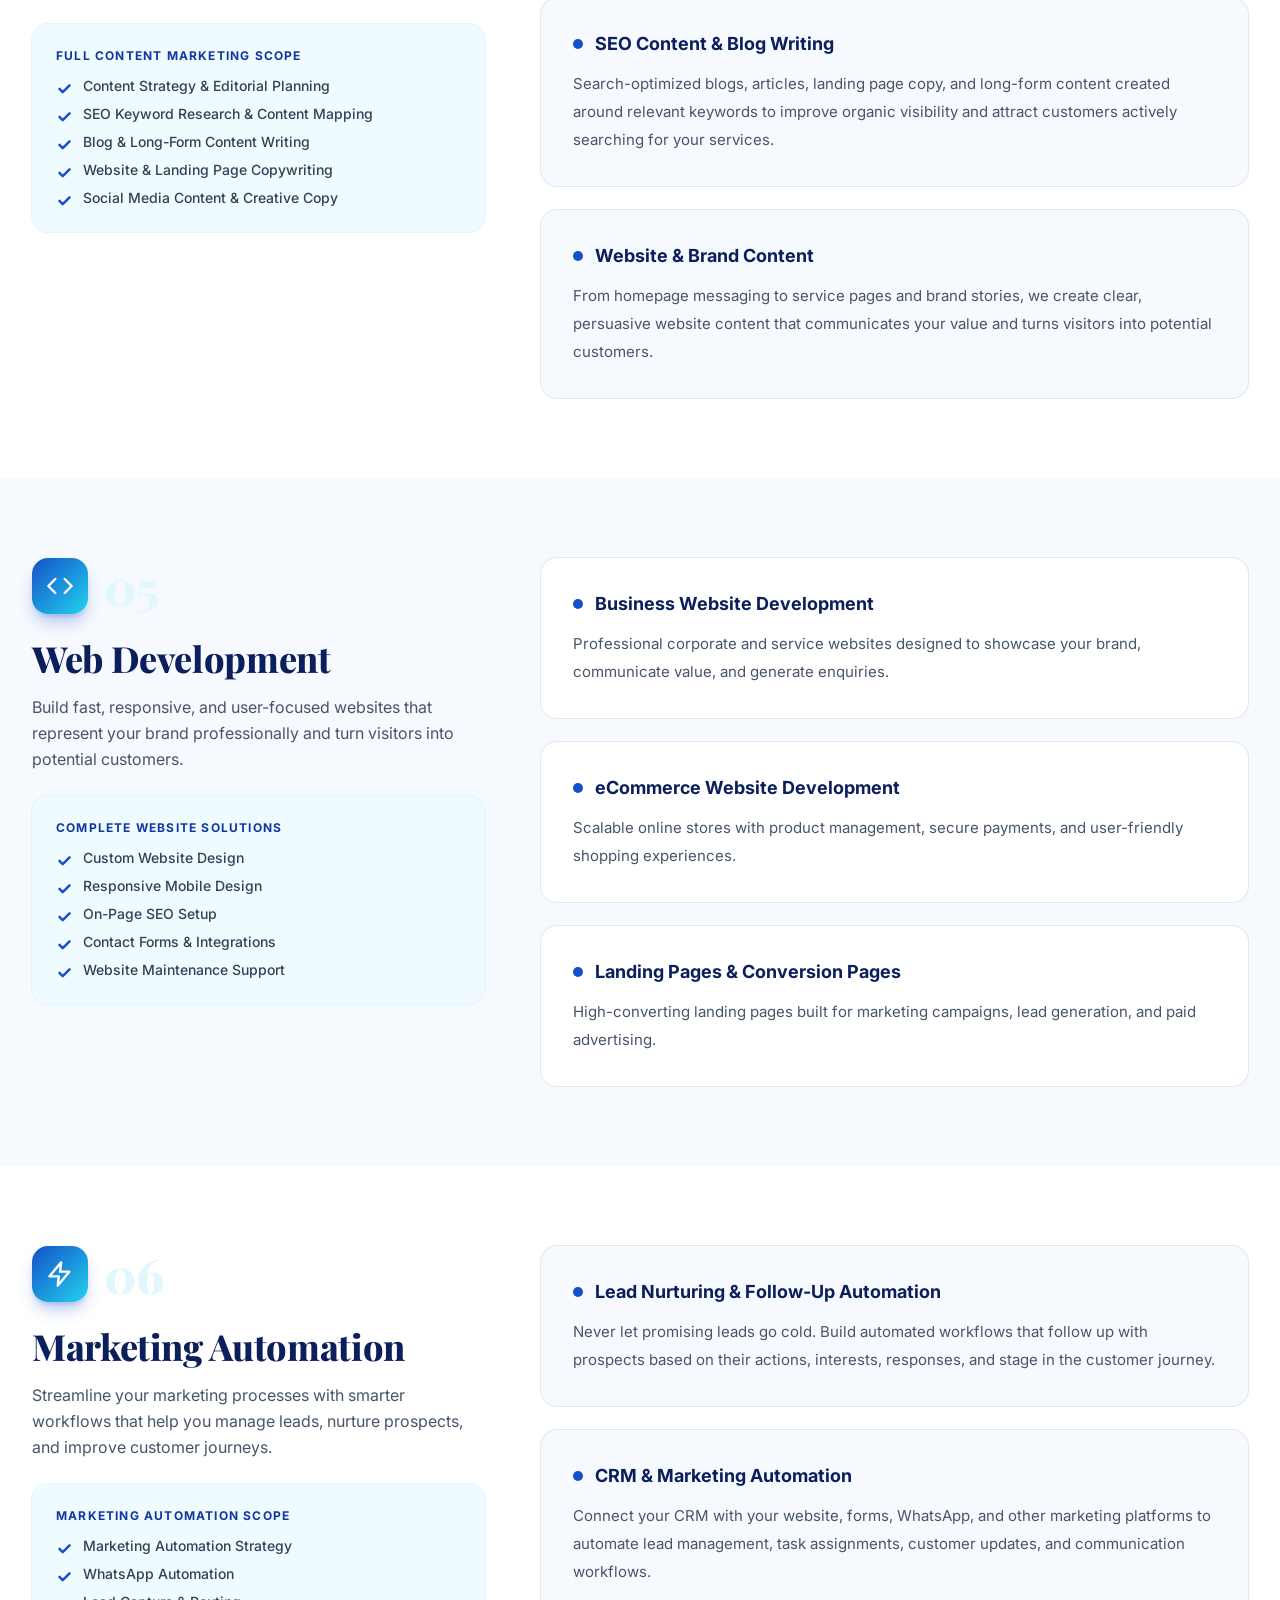
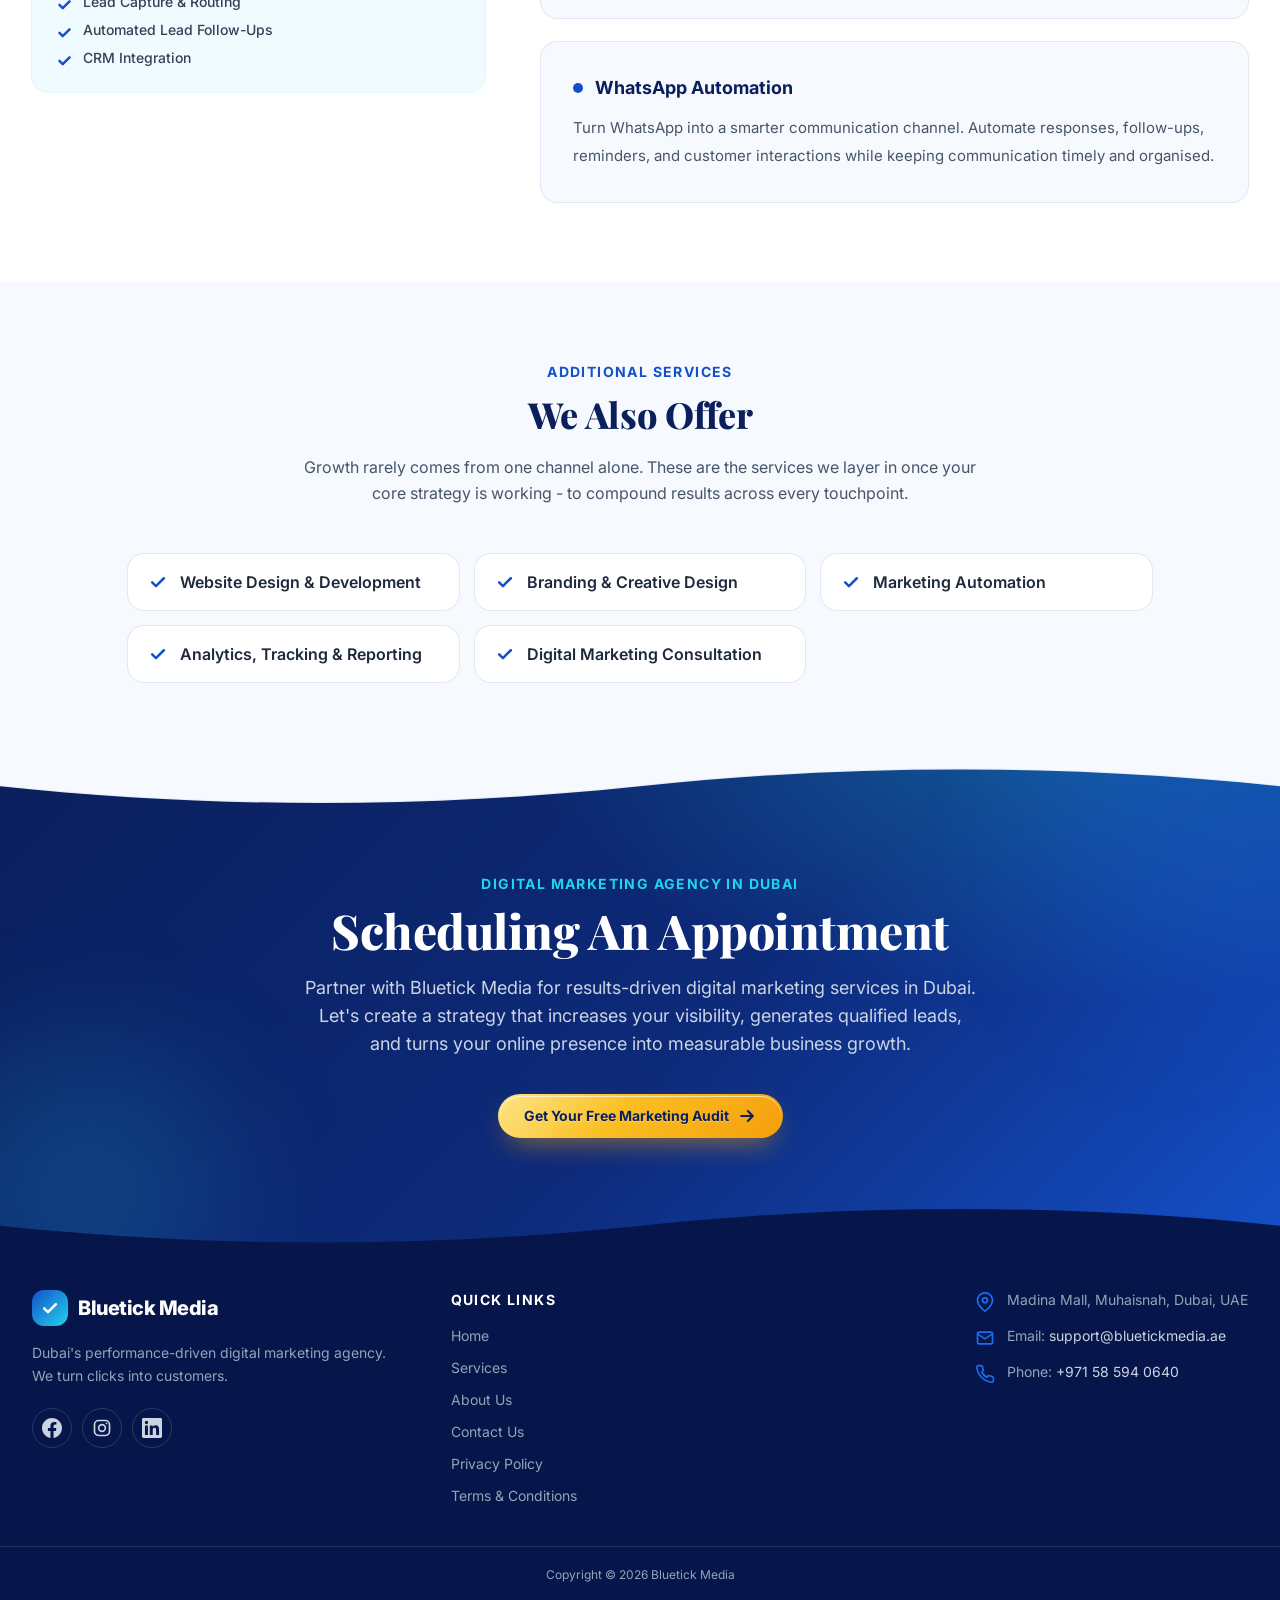
<file: services.html>
<!DOCTYPE html>
<html lang="en" class="scroll-smooth">
<head>
  <meta charset="UTF-8" />
  <meta name="viewport" content="width=device-width, initial-scale=1.0" />
  <title>Digital Marketing Services in Dubai | BlueTick Media</title>
  <link rel="icon" href="data:image/svg+xml,%3Csvg xmlns=%27http://www.w3.org/2000/svg%27 viewBox=%270 0 32 32%27%3E%3Crect width=%2732%27 height=%2732%27 rx=%277%27 fill=%27%230a1f5c%27/%3E%3Cpath d=%27M8 17l5 5 11-12%27 fill=%27none%27 stroke=%27%2322d3ee%27 stroke-width=%273.5%27 stroke-linecap=%27round%27 stroke-linejoin=%27round%27/%3E%3C/svg%3E" />
  <meta name="description" content="Explore Bluetick Media's digital marketing services in Dubai, including SEO, Google Ads, social media, content creation, web development and more." />

  <!-- Open Graph / social previews -->
  <meta property="og:type" content="website" />
  <meta property="og:site_name" content="BlueTick Media" />
  <meta property="og:locale" content="en_AE" />
  <meta property="og:title" content="Digital Marketing Services in Dubai | BlueTick Media" />
  <meta property="og:description" content="Explore Bluetick Media&#x27;s digital marketing services in Dubai, including SEO, Google Ads, social media, content creation, web development and more." />
  <meta property="og:url" content="https://bluetickmedia.ae/services.html" />
  <meta property="og:image" content="https://bluetickmedia.ae/og-image.jpg" />
  <meta property="og:image:type" content="image/jpeg" />
  <meta property="og:image:width" content="1200" />
  <meta property="og:image:height" content="630" />
  <meta property="og:image:alt" content="BlueTick Media - Dubai digital marketing agency" />
  <meta name="twitter:card" content="summary_large_image" />
  <meta name="twitter:title" content="Digital Marketing Services in Dubai | BlueTick Media" />
  <meta name="twitter:description" content="Explore Bluetick Media&#x27;s digital marketing services in Dubai, including SEO, Google Ads, social media, content creation, web development and more." />
  <meta name="twitter:image" content="https://bluetickmedia.ae/og-image.jpg" />

  <link rel="preconnect" href="https://fonts.googleapis.com" />
  <link rel="preconnect" href="https://fonts.gstatic.com" crossorigin />
  <link rel="preload" as="style" href="https://fonts.googleapis.com/css2?family=Inter:wght@400;500;600;700;800&family=Playfair+Display:wght@800;900&family=Space+Grotesk:wght@700&display=swap" onload="this.onload=null;this.rel='stylesheet'" />
  <noscript><link rel="stylesheet" href="https://fonts.googleapis.com/css2?family=Inter:wght@400;500;600;700;800&family=Playfair+Display:wght@800;900&family=Space+Grotesk:wght@700&display=swap" /></noscript>

  <link rel="stylesheet" href="styles.css?v=2" />

  <script>
    if ('IntersectionObserver' in window && !window.matchMedia('(prefers-reduced-motion: reduce)').matches) {
      document.documentElement.classList.add('js');
    }
  </script>
  <script type="speculationrules">
    {"prefetch":[{"where":{"and":[{"href_matches":"/*"},{"not":{"href_matches":"/*thank-you.html"}}]},"eagerness":"moderate"}]}
  </script>
</head>

<body class="bg-white text-slate-800 antialiased">

  <!-- ============ NAVBAR ============ -->
  <header class="sticky top-0 z-50 border-b border-slate-200 bg-white/95">
    <nav class="mx-auto flex max-w-7xl items-center justify-between px-5 py-3.5 lg:px-8" aria-label="Main">
      <a href="index.html" class="flex items-center gap-2.5" aria-label="BlueTick Media home">
        <span class="grid h-9 w-9 place-items-center rounded-xl bg-gradient-to-br from-blue-600 to-sky-400 shadow-lg shadow-blue-600/30">
          <svg viewBox="0 0 24 24" class="h-5 w-5 text-white" fill="none" stroke="currentColor" stroke-width="3" stroke-linecap="round" stroke-linejoin="round" aria-hidden="true"><path d="M5 12.5l4.5 4.5L19 7.5"/></svg>
        </span>
        <span class="text-xl font-extrabold tracking-tight text-slate-900">Blue<span class="text-blue-600">Tick</span> Media</span>
      </a>

      <ul class="hidden items-center gap-8 text-sm font-semibold lg:flex">
        <li><a href="index.html" class="nav-link text-slate-600 transition hover:text-blue-600">Home</a></li>
        <li><a href="services.html" aria-current="page" class="nav-link text-blue-600">Services</a></li>
        <li><a href="about.html" class="nav-link text-slate-600 transition hover:text-blue-600">About Us</a></li>
        <li><a href="contact.html" class="nav-link text-slate-600 transition hover:text-blue-600">Contact Us</a></li>
      </ul>

      <div class="flex items-center gap-2.5">
        <!-- Desktop actions -->
        <a href="tel:+923117420474" aria-label="Call Now: +92 311 7420474" class="hidden items-center gap-2 rounded-full border-2 border-blue-600 bg-blue-50 px-5 py-2 text-sm font-bold text-blue-700 transition hover:bg-blue-600 hover:text-white lg:inline-flex">
          <svg class="h-5 w-5" viewBox="0 0 24 24" fill="none" stroke="currentColor" stroke-width="2" stroke-linecap="round" stroke-linejoin="round" aria-hidden="true"><path d="M22 16.9v3a2 2 0 0 1-2.2 2 19.8 19.8 0 0 1-8.6-3.1 19.5 19.5 0 0 1-6-6A19.8 19.8 0 0 1 2.1 4.2 2 2 0 0 1 4.1 2h3a2 2 0 0 1 2 1.7c.1 1 .4 1.9.7 2.8a2 2 0 0 1-.5 2.1L8.1 9.9a16 16 0 0 0 6 6l1.3-1.3a2 2 0 0 1 2.1-.4c.9.3 1.8.6 2.8.7a2 2 0 0 1 1.7 2z"/></svg>
          <span class="xl:hidden">Call Now</span>
          <span class="hidden xl:inline">Call Now: +92 311 7420474</span>
        </a>
        <a href="index.html#audit-form" class="hidden rounded-full px-5 py-2 text-sm font-bold transition lg:inline-block btn-shine btn-gold">Get Free Audit</a>

        <!-- Mobile actions -->
        <a href="tel:+923117420474" aria-label="Call Now: +92 311 7420474" class="grid h-10 w-10 place-items-center rounded-full border-2 border-blue-600 bg-blue-50 text-blue-700 lg:hidden">
          <svg class="h-5 w-5" viewBox="0 0 24 24" fill="none" stroke="currentColor" stroke-width="2" stroke-linecap="round" stroke-linejoin="round" aria-hidden="true"><path d="M22 16.9v3a2 2 0 0 1-2.2 2 19.8 19.8 0 0 1-8.6-3.1 19.5 19.5 0 0 1-6-6A19.8 19.8 0 0 1 2.1 4.2 2 2 0 0 1 4.1 2h3a2 2 0 0 1 2 1.7c.1 1 .4 1.9.7 2.8a2 2 0 0 1-.5 2.1L8.1 9.9a16 16 0 0 0 6 6l1.3-1.3a2 2 0 0 1 2.1-.4c.9.3 1.8.6 2.8.7a2 2 0 0 1 1.7 2z"/></svg>
        </a>
        <button id="menuBtn" type="button" class="grid h-10 w-10 place-items-center rounded-full border-2 border-slate-200 text-slate-800 lg:hidden" aria-label="Open menu" aria-expanded="false" aria-controls="mobileMenu">
          <svg class="h-5 w-5" viewBox="0 0 24 24" fill="none" stroke="currentColor" stroke-width="2.2" stroke-linecap="round" aria-hidden="true"><path d="M4 7h16M4 12h16M4 17h16"/></svg>
        </button>
      </div>
    </nav>

    <!-- Mobile dropdown -->
    <div id="mobileMenu" class="hidden border-t border-slate-100 bg-white px-5 pb-5 pt-3 lg:hidden">
      <ul class="space-y-1 text-base font-semibold">
        <li><a href="index.html" class="block rounded-lg px-3 py-2.5 text-slate-700 hover:bg-sky-50">Home</a></li>
        <li><a href="services.html" class="block rounded-lg px-3 py-2.5 bg-sky-50 text-blue-600">Services</a></li>
        <li><a href="about.html" class="block rounded-lg px-3 py-2.5 text-slate-700 hover:bg-sky-50">About Us</a></li>
        <li><a href="contact.html" class="block rounded-lg px-3 py-2.5 text-slate-700 hover:bg-sky-50">Contact Us</a></li>
      </ul>
      <a href="index.html#audit-form" class="mt-3 block rounded-full px-5 py-3 text-center text-sm font-bold btn-shine btn-gold">Get Free Audit</a>
    </div>
  </header>

  <main id="top">

    <!-- ============ HERO ============ -->
    <section class="relative overflow-hidden bg-slate-900 pb-24 pt-12 text-white sm:pt-14 lg:pb-28 lg:pt-16">
      <div class="absolute inset-0" style="background: radial-gradient(60rem 30rem at 85% -10%, rgba(34,211,238,.30), transparent 60%), linear-gradient(135deg, #0a1f5c 0%, #0d2a7a 55%, #1450c8 100%);" aria-hidden="true"></div>
      <div class="blob absolute -left-24 top-10 h-72 w-72 rounded-full bg-blue-600/30 blur-3xl" aria-hidden="true"></div>
      <div class="blob absolute -right-20 bottom-0 h-80 w-80 rounded-full bg-sky-400/20 blur-3xl" style="animation-delay:-6s" aria-hidden="true"></div>
      <div class="grid-move absolute inset-0" aria-hidden="true"></div>

      <div class="relative mx-auto grid max-w-7xl items-center gap-14 px-5 lg:grid-cols-2 lg:px-8">
        <div>
          <span class="fade-up inline-flex items-center gap-2 rounded-full border border-white/20 bg-white/10 px-3.5 py-1.5 text-xs font-semibold tracking-wide text-blue-100 backdrop-blur">
            <span class="h-2 w-2 animate-pulse rounded-full bg-blue-400"></span> Our Services
          </span>

          <h1 class="fade-up mt-6 text-4xl font-black leading-[1.08] tracking-tight sm:text-5xl lg:text-6xl" style="--d:120ms">
            Digital Marketing Services <span class="shimmer">in Dubai</span>
          </h1>

          <p class="fade-up mt-6 max-w-xl text-base leading-relaxed text-slate-300 sm:text-lg" style="--d:240ms">
            Dubai's Performance-Driven Digital Marketing Agency. Real strategy. Real reporting. Real results.
          </p>

          <div class="fade-up mt-9 flex justify-center lg:justify-start" style="--d:360ms">
            <a href="index.html#audit-form" class="btn-shine inline-flex items-center justify-center gap-2 rounded-full whitespace-nowrap px-6 py-2.5 text-sm font-bold transition hover:-translate-y-0.5 btn-gold btn-sweep">
              Get Your Free Marketing Audit
              <svg class="h-5 w-5" viewBox="0 0 24 24" fill="none" stroke="currentColor" stroke-width="2.5" stroke-linecap="round" stroke-linejoin="round" aria-hidden="true"><path d="M5 12h14M13 6l6 6-6 6"/></svg>
            </a>
          </div>

          <ul class="fade-up mt-9 flex flex-wrap gap-2.5 text-sm" style="--d:480ms">
            <li><a href="#seo" class="inline-block rounded-full border border-white/20 bg-white/10 px-3.5 py-1.5 font-medium text-blue-50 backdrop-blur transition hover:-translate-y-0.5 hover:bg-white/20">Search Engine Optimization</a></li>
            <li><a href="#social-media" class="inline-block rounded-full border border-white/20 bg-white/10 px-3.5 py-1.5 font-medium text-blue-50 backdrop-blur transition hover:-translate-y-0.5 hover:bg-white/20">Social Media Marketing</a></li>
            <li><a href="#performance-marketing" class="inline-block rounded-full border border-white/20 bg-white/10 px-3.5 py-1.5 font-medium text-blue-50 backdrop-blur transition hover:-translate-y-0.5 hover:bg-white/20">Performance Marketing</a></li>
            <li><a href="#content-marketing" class="inline-block rounded-full border border-white/20 bg-white/10 px-3.5 py-1.5 font-medium text-blue-50 backdrop-blur transition hover:-translate-y-0.5 hover:bg-white/20">Content Marketing</a></li>
            <li><a href="#web-development" class="inline-block rounded-full border border-white/20 bg-white/10 px-3.5 py-1.5 font-medium text-blue-50 backdrop-blur transition hover:-translate-y-0.5 hover:bg-white/20">Web Development</a></li>
            <li><a href="#marketing-automation" class="inline-block rounded-full border border-white/20 bg-white/10 px-3.5 py-1.5 font-medium text-blue-50 backdrop-blur transition hover:-translate-y-0.5 hover:bg-white/20">Marketing Automation</a></li>
          </ul>
        </div>

        <!-- Floating service tiles (decorative) -->
        <div class="hidden grid-cols-2 gap-4 lg:grid" aria-hidden="true">
          <div class="space-y-4">
            <div class="bob rounded-2xl border border-white/15 bg-white/10 p-5 backdrop-blur">
              <span class="grid h-11 w-11 place-items-center rounded-xl bg-blue-600 text-white"><svg class="h-5 w-5" viewBox="0 0 24 24" fill="none" stroke="currentColor" stroke-width="2" stroke-linecap="round" stroke-linejoin="round"><circle cx="11" cy="11" r="7"/><path d="M21 21l-4.3-4.3"/></svg></span>
              <p class="mt-3 text-sm font-bold">Search Engine Optimization</p>
            </div>
            <div class="bob rounded-2xl border border-white/15 bg-white/10 p-5 backdrop-blur" style="animation-delay:-2s">
              <span class="grid h-11 w-11 place-items-center rounded-xl bg-blue-600 text-white"><svg class="h-5 w-5" viewBox="0 0 24 24" fill="none" stroke="currentColor" stroke-width="2" stroke-linecap="round" stroke-linejoin="round"><path d="M3 17l6-6 4 4 8-8"/><path d="M15 7h6v6"/></svg></span>
              <p class="mt-3 text-sm font-bold">Performance Marketing</p>
            </div>
            <div class="bob rounded-2xl border border-white/15 bg-white/10 p-5 backdrop-blur" style="animation-delay:-4s">
              <span class="grid h-11 w-11 place-items-center rounded-xl bg-blue-600 text-white"><svg class="h-5 w-5" viewBox="0 0 24 24" fill="none" stroke="currentColor" stroke-width="2" stroke-linecap="round" stroke-linejoin="round"><path d="M16 18l6-6-6-6M8 6l-6 6 6 6"/></svg></span>
              <p class="mt-3 text-sm font-bold">Web Development</p>
            </div>
          </div>
          <div class="space-y-4 pt-10">
            <div class="bob rounded-2xl border border-white/15 bg-white/10 p-5 backdrop-blur" style="animation-delay:-1s">
              <span class="grid h-11 w-11 place-items-center rounded-xl bg-blue-600 text-white"><svg class="h-5 w-5" viewBox="0 0 24 24" fill="none" stroke="currentColor" stroke-width="2" stroke-linecap="round" stroke-linejoin="round"><circle cx="18" cy="5" r="3"/><circle cx="6" cy="12" r="3"/><circle cx="18" cy="19" r="3"/><path d="M8.6 13.5l6.8 4M15.4 6.5l-6.8 4"/></svg></span>
              <p class="mt-3 text-sm font-bold">Social Media Marketing</p>
            </div>
            <div class="bob rounded-2xl border border-white/15 bg-white/10 p-5 backdrop-blur" style="animation-delay:-3s">
              <span class="grid h-11 w-11 place-items-center rounded-xl bg-blue-600 text-white"><svg class="h-5 w-5" viewBox="0 0 24 24" fill="none" stroke="currentColor" stroke-width="2" stroke-linecap="round" stroke-linejoin="round"><path d="M14 3H6a2 2 0 0 0-2 2v14a2 2 0 0 0 2 2h12a2 2 0 0 0 2-2V9z"/><path d="M14 3v6h6M8 13h8M8 17h5"/></svg></span>
              <p class="mt-3 text-sm font-bold">Content Marketing</p>
            </div>
            <div class="bob rounded-2xl border border-white/15 bg-white/10 p-5 backdrop-blur" style="animation-delay:-5s">
              <span class="grid h-11 w-11 place-items-center rounded-xl bg-blue-600 text-white"><svg class="h-5 w-5" viewBox="0 0 24 24" fill="none" stroke="currentColor" stroke-width="2" stroke-linecap="round" stroke-linejoin="round"><path d="M13 2L3 14h8l-1 8 10-12h-8l1-8z"/></svg></span>
              <p class="mt-3 text-sm font-bold">Marketing Automation</p>
            </div>
          </div>
        </div>
      </div>
      <div class="wave wave-bottom" aria-hidden="true"><svg viewBox="0 0 2880 80" preserveAspectRatio="none"><path fill="#f6f9fd" d="M0 44C240 76 480 76 720 44S1200 12 1440 44S1920 76 2160 44S2640 12 2880 44V80H0Z"/></svg></div>
    </section>

    <!-- ============ STATS ============ -->
    <section class="relative z-10 -mt-14 px-5 pb-2 lg:px-8" style="background: linear-gradient(to bottom, transparent 3.5rem, #f6f9fd 3.5rem);" aria-label="Bluetick Media in numbers">
      <div class="reveal mx-auto grid max-w-5xl grid-cols-2 gap-y-8 rounded-3xl bg-white p-8 shadow-2xl shadow-slate-900/10 ring-1 ring-slate-200 sm:p-10 lg:grid-cols-4">
        <div class="text-center">
          <p class="text-4xl font-black tracking-tight text-blue-600 sm:text-5xl"><span data-count="5" data-suffix="+">5+</span></p>
          <p class="mt-1 text-sm font-semibold text-slate-600">Years Of Expertise</p>
        </div>
        <div class="text-center">
          <p class="text-4xl font-black tracking-tight text-blue-600 sm:text-5xl"><span data-count="50" data-suffix="+">50+</span></p>
          <p class="mt-1 text-sm font-semibold text-slate-600">Happy Clients</p>
        </div>
        <div class="text-center">
          <p class="text-4xl font-black tracking-tight text-blue-600 sm:text-5xl"><span data-count="2.5" data-decimals="1" data-suffix="k">2.5k</span></p>
          <p class="mt-1 text-sm font-semibold text-slate-600">Campaigns Delivered</p>
        </div>
        <div class="text-center">
          <p class="text-4xl font-black tracking-tight text-blue-600 sm:text-5xl"><span data-count="1" data-prefix="$" data-suffix="M+">$1M+</span></p>
          <p class="mt-1 text-sm font-semibold text-slate-600">Budget Handled</p>
        </div>
      </div>
    </section>

    <!-- ============ 01 SEO ============ -->
    <section id="seo" class="scroll-mt-24 bg-slate-50 py-16 sm:py-20">
      <div class="mx-auto grid max-w-7xl gap-10 px-5 lg:grid-cols-5 lg:gap-14 lg:px-8">
        <div class="reveal lg:col-span-2">
          <div class="lg:sticky lg:top-24">
            <div class="flex items-center gap-4">
              <span class="icon-tile grid h-14 w-14 place-items-center rounded-2xl bg-gradient-to-br from-blue-600 to-sky-400 text-white shadow-lg shadow-blue-600/30"><svg class="h-7 w-7" viewBox="0 0 24 24" fill="none" stroke="currentColor" stroke-width="2" stroke-linecap="round" stroke-linejoin="round" aria-hidden="true"><circle cx="11" cy="11" r="7"/><path d="M21 21l-4.3-4.3"/></svg></span>
              <span class="text-5xl font-black text-blue-100" aria-hidden="true">01</span>
            </div>
            <h2 class="mt-6 text-3xl font-extrabold tracking-tight text-slate-900 sm:text-4xl">Search Engine Optimization</h2>
            <p class="mt-4 leading-relaxed text-slate-600">Improve your search visibility, attract high-intent visitors, and build sustainable organic growth with SEO strategies tailored to your business.</p>
            <div class="mt-6 rounded-2xl bg-blue-50 p-6 ring-1 ring-blue-100">
              <p class="text-xs font-bold uppercase tracking-widest text-blue-700">Full SEO Scope</p>
              <ul class="check-list mt-3 space-y-2 text-sm font-medium text-slate-700">
                <li>Keyword Research &amp; Mapping</li>
                <li>Technical SEO Audits &amp; Fixes</li>
                <li>Content &amp; Blog Optimization</li>
                <li>Link Building &amp; Authority Growth</li>
                <li>Monthly Ranking &amp; Traffic Reports</li>
              </ul>
            </div>
          </div>
        </div>
        <div class="space-y-6 lg:col-span-3">
          <div class="reveal" style="--d:0ms">
            <article class="group rounded-2xl bg-white p-7 sm:p-8 ring-1 ring-slate-200 transition duration-300 hover:-translate-y-1.5 hover:shadow-2xl hover:shadow-blue-500/40 hover:ring-2 hover:ring-blue-400">
              <h3 class="flex items-center gap-3 text-lg font-bold text-slate-900"><span class="h-2.5 w-2.5 rounded-full bg-blue-600 transition group-hover:scale-150"></span>Technical SEO</h3>
              <p class="mt-3 text-[15px] leading-7 text-slate-600">We fix what's holding your site back first: crawl errors, slow load speed, broken structure, and mobile issues that stop Google from ranking you at all.</p>
            </article>
          </div>
          <div class="reveal" style="--d:120ms">
            <article class="group rounded-2xl bg-white p-7 sm:p-8 ring-1 ring-slate-200 transition duration-300 hover:-translate-y-1.5 hover:shadow-2xl hover:shadow-blue-500/40 hover:ring-2 hover:ring-blue-400">
              <h3 class="flex items-center gap-3 text-lg font-bold text-slate-900"><span class="h-2.5 w-2.5 rounded-full bg-blue-600 transition group-hover:scale-150"></span>On-Page &amp; Content SEO</h3>
              <p class="mt-3 text-[15px] leading-7 text-slate-600">Every page optimized around real search intent. Keyword-mapped titles, headers, and content built to answer what your customers are actually searching.</p>
            </article>
          </div>
          <div class="reveal" style="--d:240ms">
            <article class="group rounded-2xl bg-white p-7 sm:p-8 ring-1 ring-slate-200 transition duration-300 hover:-translate-y-1.5 hover:shadow-2xl hover:shadow-blue-500/40 hover:ring-2 hover:ring-blue-400">
              <h3 class="flex items-center gap-3 text-lg font-bold text-slate-900"><span class="h-2.5 w-2.5 rounded-full bg-blue-600 transition group-hover:scale-150"></span>Local SEO &amp; Google Maps</h3>
              <p class="mt-3 text-[15px] leading-7 text-slate-600">Google Business Profile, citations, and reviews optimized to get you found in the Dubai map pack &ndash; where most local customers actually click.</p>
            </article>
          </div>
        </div>
      </div>
    </section>

    <!-- ============ 02 SOCIAL MEDIA ============ -->
    <section id="social-media" class="scroll-mt-24 bg-white py-16 sm:py-20">
      <div class="mx-auto grid max-w-7xl gap-10 px-5 lg:grid-cols-5 lg:gap-14 lg:px-8">
        <div class="reveal lg:col-span-2">
          <div class="lg:sticky lg:top-24">
            <div class="flex items-center gap-4">
              <span class="icon-tile grid h-14 w-14 place-items-center rounded-2xl bg-gradient-to-br from-blue-600 to-sky-400 text-white shadow-lg shadow-blue-600/30"><svg class="h-7 w-7" viewBox="0 0 24 24" fill="none" stroke="currentColor" stroke-width="2" stroke-linecap="round" stroke-linejoin="round" aria-hidden="true"><circle cx="18" cy="5" r="3"/><circle cx="6" cy="12" r="3"/><circle cx="18" cy="19" r="3"/><path d="M8.6 13.5l6.8 4M15.4 6.5l-6.8 4"/></svg></span>
              <span class="text-5xl font-black text-blue-100" aria-hidden="true">02</span>
            </div>
            <h2 class="mt-6 text-3xl font-extrabold tracking-tight text-slate-900 sm:text-4xl">Social Media Marketing</h2>
            <p class="mt-4 leading-relaxed text-slate-600">Build a stronger social presence with strategic content, creative campaigns, and audience-focused marketing across the platforms that matter.</p>
            <div class="mt-6 rounded-2xl bg-blue-50 p-6 ring-1 ring-blue-100">
              <p class="text-xs font-bold uppercase tracking-widest text-blue-700">Full Social Scope</p>
              <ul class="check-list mt-3 space-y-2 text-sm font-medium text-slate-700">
                <li>Content Calendar &amp; Copywriting</li>
                <li>Community Management &amp; Replies</li>
                <li>Instagram &amp; Facebook Ad Campaigns</li>
                <li>Reels &amp; Short-Form Video Creation</li>
                <li>Monthly Engagement &amp; Growth Reports</li>
              </ul>
            </div>
          </div>
        </div>
        <div class="space-y-6 lg:col-span-3">
          <div class="reveal" style="--d:0ms">
            <article class="group rounded-2xl bg-slate-50 p-7 sm:p-8 ring-1 ring-slate-200 transition duration-300 hover:-translate-y-1.5 hover:bg-white hover:shadow-2xl hover:shadow-blue-500/40 hover:ring-2 hover:ring-blue-400">
              <h3 class="flex items-center gap-3 text-lg font-bold text-slate-900"><span class="h-2.5 w-2.5 rounded-full bg-blue-600 transition group-hover:scale-150"></span>Social Media Management</h3>
              <p class="mt-3 text-[15px] leading-7 text-slate-600">We plan, design, and post content on your schedule, replying to comments and messages so your page stays active, on-brand, and worth following every day.</p>
            </article>
          </div>
          <div class="reveal" style="--d:120ms">
            <article class="group rounded-2xl bg-slate-50 p-7 sm:p-8 ring-1 ring-slate-200 transition duration-300 hover:-translate-y-1.5 hover:bg-white hover:shadow-2xl hover:shadow-blue-500/40 hover:ring-2 hover:ring-blue-400">
              <h3 class="flex items-center gap-3 text-lg font-bold text-slate-900"><span class="h-2.5 w-2.5 rounded-full bg-blue-600 transition group-hover:scale-150"></span>Paid Social Advertising</h3>
              <p class="mt-3 text-[15px] leading-7 text-slate-600">Every dirham tracked, every click accountable. Instagram and Facebook ads built around cost-per-lead, not vanity reach, so you know what your spend is buying.</p>
            </article>
          </div>
          <div class="reveal" style="--d:240ms">
            <article class="group rounded-2xl bg-slate-50 p-7 sm:p-8 ring-1 ring-slate-200 transition duration-300 hover:-translate-y-1.5 hover:bg-white hover:shadow-2xl hover:shadow-blue-500/40 hover:ring-2 hover:ring-blue-400">
              <h3 class="flex items-center gap-3 text-lg font-bold text-slate-900"><span class="h-2.5 w-2.5 rounded-full bg-blue-600 transition group-hover:scale-150"></span>Content Creation &amp; Design</h3>
              <p class="mt-3 text-[15px] leading-7 text-slate-600">Reels, graphics, and short-form video built to stop the scroll &mdash; and campaigns that convert that attention into leads, not just likes.</p>
            </article>
          </div>
        </div>
      </div>
    </section>

    <!-- ============ 03 PERFORMANCE MARKETING ============ -->
    <section id="performance-marketing" class="scroll-mt-24 bg-slate-50 py-16 sm:py-20">
      <div class="mx-auto grid max-w-7xl gap-10 px-5 lg:grid-cols-5 lg:gap-14 lg:px-8">
        <div class="reveal lg:col-span-2">
          <div class="lg:sticky lg:top-24">
            <div class="flex items-center gap-4">
              <span class="icon-tile grid h-14 w-14 place-items-center rounded-2xl bg-gradient-to-br from-blue-600 to-sky-400 text-white shadow-lg shadow-blue-600/30"><svg class="h-7 w-7" viewBox="0 0 24 24" fill="none" stroke="currentColor" stroke-width="2" stroke-linecap="round" stroke-linejoin="round" aria-hidden="true"><path d="M3 17l6-6 4 4 8-8"/><path d="M15 7h6v6"/></svg></span>
              <span class="text-5xl font-black text-blue-100" aria-hidden="true">03</span>
            </div>
            <h2 class="mt-6 text-3xl font-extrabold tracking-tight text-slate-900 sm:text-4xl">Performance Marketing</h2>
            <p class="mt-4 leading-relaxed text-slate-600">Turn advertising spend into measurable results with data-driven Google and Meta campaigns focused on leads, conversions, and business growth.</p>
            <div class="mt-6 rounded-2xl bg-blue-50 p-6 ring-1 ring-blue-100">
              <p class="text-xs font-bold uppercase tracking-widest text-blue-700">Full Ads Scope</p>
              <ul class="check-list mt-3 space-y-2 text-sm font-medium text-slate-700">
                <li>Google &amp; Meta Campaign Setup</li>
                <li>Audience Research &amp; Targeting</li>
                <li>Ad Creative &amp; Copywriting</li>
                <li>Landing Page Design &amp; Testing</li>
                <li>Monthly Spend &amp; ROI Reports</li>
              </ul>
            </div>
          </div>
        </div>
        <div class="space-y-6 lg:col-span-3">
          <div class="reveal" style="--d:0ms">
            <article class="group rounded-2xl bg-white p-7 sm:p-8 ring-1 ring-slate-200 transition duration-300 hover:-translate-y-1.5 hover:shadow-2xl hover:shadow-blue-500/40 hover:ring-2 hover:ring-blue-400">
              <h3 class="flex items-center gap-3 text-lg font-bold text-slate-900"><span class="h-2.5 w-2.5 rounded-full bg-blue-600 transition group-hover:scale-150"></span>Google Ads Management</h3>
              <p class="mt-3 text-[15px] leading-7 text-slate-600">Search, Shopping, and YouTube campaigns built around cost-per-lead, not vanity clicks, so every dirham is tracked from impression to booked call.</p>
            </article>
          </div>
          <div class="reveal" style="--d:120ms">
            <article class="group rounded-2xl bg-white p-7 sm:p-8 ring-1 ring-slate-200 transition duration-300 hover:-translate-y-1.5 hover:shadow-2xl hover:shadow-blue-500/40 hover:ring-2 hover:ring-blue-400">
              <h3 class="flex items-center gap-3 text-lg font-bold text-slate-900"><span class="h-2.5 w-2.5 rounded-full bg-blue-600 transition group-hover:scale-150"></span>Meta Ads Management</h3>
              <p class="mt-3 text-[15px] leading-7 text-slate-600">Instagram and Facebook campaigns targeted to the customers most likely to buy, with creative testing that lowers your cost-per-lead every month.</p>
            </article>
          </div>
          <div class="reveal" style="--d:240ms">
            <article class="group rounded-2xl bg-white p-7 sm:p-8 ring-1 ring-slate-200 transition duration-300 hover:-translate-y-1.5 hover:shadow-2xl hover:shadow-blue-500/40 hover:ring-2 hover:ring-blue-400">
              <h3 class="flex items-center gap-3 text-lg font-bold text-slate-900"><span class="h-2.5 w-2.5 rounded-full bg-blue-600 transition group-hover:scale-150"></span>Landing Pages &amp; CRO</h3>
              <p class="mt-3 text-[15px] leading-7 text-slate-600">Pages built to convert, not just load &mdash; tested and refined so the traffic you're already paying for actually turns into leads.</p>
            </article>
          </div>
        </div>
      </div>
    </section>

    <!-- ============ 04 CONTENT MARKETING ============ -->
    <section id="content-marketing" class="scroll-mt-24 bg-white py-16 sm:py-20">
      <div class="mx-auto grid max-w-7xl gap-10 px-5 lg:grid-cols-5 lg:gap-14 lg:px-8">
        <div class="reveal lg:col-span-2">
          <div class="lg:sticky lg:top-24">
            <div class="flex items-center gap-4">
              <span class="icon-tile grid h-14 w-14 place-items-center rounded-2xl bg-gradient-to-br from-blue-600 to-sky-400 text-white shadow-lg shadow-blue-600/30"><svg class="h-7 w-7" viewBox="0 0 24 24" fill="none" stroke="currentColor" stroke-width="2" stroke-linecap="round" stroke-linejoin="round" aria-hidden="true"><path d="M14 3H6a2 2 0 0 0-2 2v14a2 2 0 0 0 2 2h12a2 2 0 0 0 2-2V9z"/><path d="M14 3v6h6M8 13h8M8 17h5"/></svg></span>
              <span class="text-5xl font-black text-blue-100" aria-hidden="true">04</span>
            </div>
            <h2 class="mt-6 text-3xl font-extrabold tracking-tight text-slate-900 sm:text-4xl">Content Marketing</h2>
            <p class="mt-4 leading-relaxed text-slate-600">Create valuable, engaging content that strengthens your brand, connects with your audience, and supports your wider digital marketing strategy.</p>
            <div class="mt-6 rounded-2xl bg-blue-50 p-6 ring-1 ring-blue-100">
              <p class="text-xs font-bold uppercase tracking-widest text-blue-700">Full Content Marketing Scope</p>
              <ul class="check-list mt-3 space-y-2 text-sm font-medium text-slate-700">
                <li>Content Strategy &amp; Editorial Planning</li>
                <li>SEO Keyword Research &amp; Content Mapping</li>
                <li>Blog &amp; Long-Form Content Writing</li>
                <li>Website &amp; Landing Page Copywriting</li>
                <li>Social Media Content &amp; Creative Copy</li>
              </ul>
            </div>
          </div>
        </div>
        <div class="space-y-6 lg:col-span-3">
          <div class="reveal" style="--d:0ms">
            <article class="group rounded-2xl bg-slate-50 p-7 sm:p-8 ring-1 ring-slate-200 transition duration-300 hover:-translate-y-1.5 hover:bg-white hover:shadow-2xl hover:shadow-blue-500/40 hover:ring-2 hover:ring-blue-400">
              <h3 class="flex items-center gap-3 text-lg font-bold text-slate-900"><span class="h-2.5 w-2.5 rounded-full bg-blue-600 transition group-hover:scale-150"></span>Content Strategy &amp; Planning</h3>
              <p class="mt-3 text-[15px] leading-7 text-slate-600">We build a clear content strategy around your audience, business goals, search intent, and customer journey &mdash; so every piece of content has a purpose and supports your growth.</p>
            </article>
          </div>
          <div class="reveal" style="--d:120ms">
            <article class="group rounded-2xl bg-slate-50 p-7 sm:p-8 ring-1 ring-slate-200 transition duration-300 hover:-translate-y-1.5 hover:bg-white hover:shadow-2xl hover:shadow-blue-500/40 hover:ring-2 hover:ring-blue-400">
              <h3 class="flex items-center gap-3 text-lg font-bold text-slate-900"><span class="h-2.5 w-2.5 rounded-full bg-blue-600 transition group-hover:scale-150"></span>SEO Content &amp; Blog Writing</h3>
              <p class="mt-3 text-[15px] leading-7 text-slate-600">Search-optimized blogs, articles, landing page copy, and long-form content created around relevant keywords to improve organic visibility and attract customers actively searching for your services.</p>
            </article>
          </div>
          <div class="reveal" style="--d:240ms">
            <article class="group rounded-2xl bg-slate-50 p-7 sm:p-8 ring-1 ring-slate-200 transition duration-300 hover:-translate-y-1.5 hover:bg-white hover:shadow-2xl hover:shadow-blue-500/40 hover:ring-2 hover:ring-blue-400">
              <h3 class="flex items-center gap-3 text-lg font-bold text-slate-900"><span class="h-2.5 w-2.5 rounded-full bg-blue-600 transition group-hover:scale-150"></span>Website &amp; Brand Content</h3>
              <p class="mt-3 text-[15px] leading-7 text-slate-600">From homepage messaging to service pages and brand stories, we create clear, persuasive website content that communicates your value and turns visitors into potential customers.</p>
            </article>
          </div>
        </div>
      </div>
    </section>

    <!-- ============ 05 WEB DEVELOPMENT ============ -->
    <section id="web-development" class="scroll-mt-24 bg-slate-50 py-16 sm:py-20">
      <div class="mx-auto grid max-w-7xl gap-10 px-5 lg:grid-cols-5 lg:gap-14 lg:px-8">
        <div class="reveal lg:col-span-2">
          <div class="lg:sticky lg:top-24">
            <div class="flex items-center gap-4">
              <span class="icon-tile grid h-14 w-14 place-items-center rounded-2xl bg-gradient-to-br from-blue-600 to-sky-400 text-white shadow-lg shadow-blue-600/30"><svg class="h-7 w-7" viewBox="0 0 24 24" fill="none" stroke="currentColor" stroke-width="2" stroke-linecap="round" stroke-linejoin="round" aria-hidden="true"><path d="M16 18l6-6-6-6M8 6l-6 6 6 6"/></svg></span>
              <span class="text-5xl font-black text-blue-100" aria-hidden="true">05</span>
            </div>
            <h2 class="mt-6 text-3xl font-extrabold tracking-tight text-slate-900 sm:text-4xl">Web Development</h2>
            <p class="mt-4 leading-relaxed text-slate-600">Build fast, responsive, and user-focused websites that represent your brand professionally and turn visitors into potential customers.</p>
            <div class="mt-6 rounded-2xl bg-blue-50 p-6 ring-1 ring-blue-100">
              <p class="text-xs font-bold uppercase tracking-widest text-blue-700">Complete Website Solutions</p>
              <ul class="check-list mt-3 space-y-2 text-sm font-medium text-slate-700">
                <li>Custom Website Design</li>
                <li>Responsive Mobile Design</li>
                <li>On-Page SEO Setup</li>
                <li>Contact Forms &amp; Integrations</li>
                <li>Website Maintenance Support</li>
              </ul>
            </div>
          </div>
        </div>
        <div class="space-y-6 lg:col-span-3">
          <div class="reveal" style="--d:0ms">
            <article class="group rounded-2xl bg-white p-7 sm:p-8 ring-1 ring-slate-200 transition duration-300 hover:-translate-y-1.5 hover:shadow-2xl hover:shadow-blue-500/40 hover:ring-2 hover:ring-blue-400">
              <h3 class="flex items-center gap-3 text-lg font-bold text-slate-900"><span class="h-2.5 w-2.5 rounded-full bg-blue-600 transition group-hover:scale-150"></span>Business Website Development</h3>
              <p class="mt-3 text-[15px] leading-7 text-slate-600">Professional corporate and service websites designed to showcase your brand, communicate value, and generate enquiries.</p>
            </article>
          </div>
          <div class="reveal" style="--d:120ms">
            <article class="group rounded-2xl bg-white p-7 sm:p-8 ring-1 ring-slate-200 transition duration-300 hover:-translate-y-1.5 hover:shadow-2xl hover:shadow-blue-500/40 hover:ring-2 hover:ring-blue-400">
              <h3 class="flex items-center gap-3 text-lg font-bold text-slate-900"><span class="h-2.5 w-2.5 rounded-full bg-blue-600 transition group-hover:scale-150"></span>eCommerce Website Development</h3>
              <p class="mt-3 text-[15px] leading-7 text-slate-600">Scalable online stores with product management, secure payments, and user-friendly shopping experiences.</p>
            </article>
          </div>
          <div class="reveal" style="--d:240ms">
            <article class="group rounded-2xl bg-white p-7 sm:p-8 ring-1 ring-slate-200 transition duration-300 hover:-translate-y-1.5 hover:shadow-2xl hover:shadow-blue-500/40 hover:ring-2 hover:ring-blue-400">
              <h3 class="flex items-center gap-3 text-lg font-bold text-slate-900"><span class="h-2.5 w-2.5 rounded-full bg-blue-600 transition group-hover:scale-150"></span>Landing Pages &amp; Conversion Pages</h3>
              <p class="mt-3 text-[15px] leading-7 text-slate-600">High-converting landing pages built for marketing campaigns, lead generation, and paid advertising.</p>
            </article>
          </div>
        </div>
      </div>
    </section>

    <!-- ============ 06 MARKETING AUTOMATION ============ -->
    <section id="marketing-automation" class="scroll-mt-24 bg-white py-16 sm:py-20">
      <div class="mx-auto grid max-w-7xl gap-10 px-5 lg:grid-cols-5 lg:gap-14 lg:px-8">
        <div class="reveal lg:col-span-2">
          <div class="lg:sticky lg:top-24">
            <div class="flex items-center gap-4">
              <span class="icon-tile grid h-14 w-14 place-items-center rounded-2xl bg-gradient-to-br from-blue-600 to-sky-400 text-white shadow-lg shadow-blue-600/30"><svg class="h-7 w-7" viewBox="0 0 24 24" fill="none" stroke="currentColor" stroke-width="2" stroke-linecap="round" stroke-linejoin="round" aria-hidden="true"><path d="M13 2L3 14h8l-1 8 10-12h-8l1-8z"/></svg></span>
              <span class="text-5xl font-black text-blue-100" aria-hidden="true">06</span>
            </div>
            <h2 class="mt-6 text-3xl font-extrabold tracking-tight text-slate-900 sm:text-4xl">Marketing Automation</h2>
            <p class="mt-4 leading-relaxed text-slate-600">Streamline your marketing processes with smarter workflows that help you manage leads, nurture prospects, and improve customer journeys.</p>
            <div class="mt-6 rounded-2xl bg-blue-50 p-6 ring-1 ring-blue-100">
              <p class="text-xs font-bold uppercase tracking-widest text-blue-700">Marketing Automation Scope</p>
              <ul class="check-list mt-3 space-y-2 text-sm font-medium text-slate-700">
                <li>Marketing Automation Strategy</li>
                <li>WhatsApp Automation</li>
                <li>Lead Capture &amp; Routing</li>
                <li>Automated Lead Follow-Ups</li>
                <li>CRM Integration</li>
              </ul>
            </div>
          </div>
        </div>
        <div class="space-y-6 lg:col-span-3">
          <div class="reveal" style="--d:0ms">
            <article class="group rounded-2xl bg-slate-50 p-7 sm:p-8 ring-1 ring-slate-200 transition duration-300 hover:-translate-y-1.5 hover:bg-white hover:shadow-2xl hover:shadow-blue-500/40 hover:ring-2 hover:ring-blue-400">
              <h3 class="flex items-center gap-3 text-lg font-bold text-slate-900"><span class="h-2.5 w-2.5 rounded-full bg-blue-600 transition group-hover:scale-150"></span>Lead Nurturing &amp; Follow-Up Automation</h3>
              <p class="mt-3 text-[15px] leading-7 text-slate-600">Never let promising leads go cold. Build automated workflows that follow up with prospects based on their actions, interests, responses, and stage in the customer journey.</p>
            </article>
          </div>
          <div class="reveal" style="--d:120ms">
            <article class="group rounded-2xl bg-slate-50 p-7 sm:p-8 ring-1 ring-slate-200 transition duration-300 hover:-translate-y-1.5 hover:bg-white hover:shadow-2xl hover:shadow-blue-500/40 hover:ring-2 hover:ring-blue-400">
              <h3 class="flex items-center gap-3 text-lg font-bold text-slate-900"><span class="h-2.5 w-2.5 rounded-full bg-blue-600 transition group-hover:scale-150"></span>CRM &amp; Marketing Automation</h3>
              <p class="mt-3 text-[15px] leading-7 text-slate-600">Connect your CRM with your website, forms, WhatsApp, and other marketing platforms to automate lead management, task assignments, customer updates, and communication workflows.</p>
            </article>
          </div>
          <div class="reveal" style="--d:240ms">
            <article class="group rounded-2xl bg-slate-50 p-7 sm:p-8 ring-1 ring-slate-200 transition duration-300 hover:-translate-y-1.5 hover:bg-white hover:shadow-2xl hover:shadow-blue-500/40 hover:ring-2 hover:ring-blue-400">
              <h3 class="flex items-center gap-3 text-lg font-bold text-slate-900"><span class="h-2.5 w-2.5 rounded-full bg-blue-600 transition group-hover:scale-150"></span>WhatsApp Automation</h3>
              <p class="mt-3 text-[15px] leading-7 text-slate-600">Turn WhatsApp into a smarter communication channel. Automate responses, follow-ups, reminders, and customer interactions while keeping communication timely and organised.</p>
            </article>
          </div>
        </div>
      </div>
    </section>

    <!-- ============ ADDITIONAL SERVICES ============ -->
    <section class="bg-slate-50 py-16 sm:py-20">
      <div class="mx-auto max-w-7xl px-5 lg:px-8">
        <div class="reveal mx-auto max-w-2xl text-center">
          <p class="text-sm font-bold uppercase tracking-widest text-blue-600">Additional Services</p>
          <h2 class="mt-3 text-3xl font-extrabold tracking-tight text-slate-900 sm:text-4xl">We Also Offer</h2>
          <p class="mt-5 leading-relaxed text-slate-600">Growth rarely comes from one channel alone. These are the services we layer in once your core strategy is working - to compound results across every touchpoint.</p>
        </div>

        <ul class="mx-auto mt-12 grid max-w-5xl gap-4 sm:grid-cols-2 lg:grid-cols-3">
          <li class="reveal" style="--d:0ms"><div class="flex h-full items-center gap-3 rounded-2xl bg-white px-5 py-4 font-semibold text-slate-800 ring-1 ring-slate-200 transition hover:-translate-y-1.5 hover:shadow-2xl hover:shadow-blue-500/40 hover:ring-2 hover:ring-blue-400"><svg class="h-5 w-5 shrink-0 text-blue-600" viewBox="0 0 24 24" fill="none" stroke="currentColor" stroke-width="3" stroke-linecap="round" stroke-linejoin="round" aria-hidden="true"><path d="M5 12.5l4.5 4.5L19 7.5"/></svg>Website Design &amp; Development</div></li>
          <li class="reveal" style="--d:100ms"><div class="flex h-full items-center gap-3 rounded-2xl bg-white px-5 py-4 font-semibold text-slate-800 ring-1 ring-slate-200 transition hover:-translate-y-1.5 hover:shadow-2xl hover:shadow-blue-500/40 hover:ring-2 hover:ring-blue-400"><svg class="h-5 w-5 shrink-0 text-blue-600" viewBox="0 0 24 24" fill="none" stroke="currentColor" stroke-width="3" stroke-linecap="round" stroke-linejoin="round" aria-hidden="true"><path d="M5 12.5l4.5 4.5L19 7.5"/></svg>Branding &amp; Creative Design</div></li>
          <li class="reveal" style="--d:200ms"><div class="flex h-full items-center gap-3 rounded-2xl bg-white px-5 py-4 font-semibold text-slate-800 ring-1 ring-slate-200 transition hover:-translate-y-1.5 hover:shadow-2xl hover:shadow-blue-500/40 hover:ring-2 hover:ring-blue-400"><svg class="h-5 w-5 shrink-0 text-blue-600" viewBox="0 0 24 24" fill="none" stroke="currentColor" stroke-width="3" stroke-linecap="round" stroke-linejoin="round" aria-hidden="true"><path d="M5 12.5l4.5 4.5L19 7.5"/></svg>Marketing Automation</div></li>
          <li class="reveal" style="--d:300ms"><div class="flex h-full items-center gap-3 rounded-2xl bg-white px-5 py-4 font-semibold text-slate-800 ring-1 ring-slate-200 transition hover:-translate-y-1.5 hover:shadow-2xl hover:shadow-blue-500/40 hover:ring-2 hover:ring-blue-400"><svg class="h-5 w-5 shrink-0 text-blue-600" viewBox="0 0 24 24" fill="none" stroke="currentColor" stroke-width="3" stroke-linecap="round" stroke-linejoin="round" aria-hidden="true"><path d="M5 12.5l4.5 4.5L19 7.5"/></svg>Analytics, Tracking &amp; Reporting</div></li>
          <li class="reveal" style="--d:400ms"><div class="flex h-full items-center gap-3 rounded-2xl bg-white px-5 py-4 font-semibold text-slate-800 ring-1 ring-slate-200 transition hover:-translate-y-1.5 hover:shadow-2xl hover:shadow-blue-500/40 hover:ring-2 hover:ring-blue-400"><svg class="h-5 w-5 shrink-0 text-blue-600" viewBox="0 0 24 24" fill="none" stroke="currentColor" stroke-width="3" stroke-linecap="round" stroke-linejoin="round" aria-hidden="true"><path d="M5 12.5l4.5 4.5L19 7.5"/></svg>Digital Marketing Consultation</div></li>
        </ul>
      </div>
    </section>

    <!-- ============ CTA ============ -->
    <section class="pt-24 sm:pt-28 pb-24 sm:pb-28 relative overflow-hidden bg-slate-900 py-20 text-white sm:py-24">
      <div class="wave wave-top" aria-hidden="true"><svg viewBox="0 0 2880 80" preserveAspectRatio="none"><path fill="#f6f9fd" d="M0 44C240 76 480 76 720 44S1200 12 1440 44S1920 76 2160 44S2640 12 2880 44V80H0Z"/></svg></div>
      <div class="absolute inset-0" style="background: radial-gradient(60rem 30rem at 85% -10%, rgba(34,211,238,.30), transparent 60%), linear-gradient(135deg, #0a1f5c 0%, #0d2a7a 55%, #1450c8 100%);" aria-hidden="true"></div>
      <div class="blob absolute -right-16 -top-16 h-72 w-72 rounded-full bg-blue-600/30 blur-3xl" aria-hidden="true"></div>
      <div class="blob absolute -bottom-20 -left-16 h-72 w-72 rounded-full bg-sky-400/15 blur-3xl" style="animation-delay:-7s" aria-hidden="true"></div>
      <div class="reveal relative mx-auto max-w-3xl px-5 text-center lg:px-8">
        <p class="text-sm font-bold uppercase tracking-widest text-blue-400">Digital Marketing Agency in Dubai</p>
        <h2 class="mt-3 text-3xl font-extrabold tracking-tight sm:text-4xl lg:text-5xl">Scheduling An Appointment</h2>
        <p class="mx-auto mt-5 max-w-2xl text-base leading-relaxed text-slate-300 sm:text-lg">Partner with Bluetick Media for results-driven digital marketing services in Dubai. Let's create a strategy that increases your visibility, generates qualified leads, and turns your online presence into measurable business growth.</p>
        <a href="index.html#audit-form" class="btn-shine mt-9 inline-flex items-center justify-center gap-2 rounded-full whitespace-nowrap px-6 py-2.5 text-sm font-bold transition hover:-translate-y-0.5 btn-gold btn-sweep">
          Get Your Free Marketing Audit
          <svg class="h-5 w-5" viewBox="0 0 24 24" fill="none" stroke="currentColor" stroke-width="2.5" stroke-linecap="round" stroke-linejoin="round" aria-hidden="true"><path d="M5 12h14M13 6l6 6-6 6"/></svg>
        </a>
      </div>
      <div class="wave wave-bottom" aria-hidden="true"><svg viewBox="0 0 2880 80" preserveAspectRatio="none"><path fill="#07164a" d="M0 44C240 76 480 76 720 44S1200 12 1440 44S1920 76 2160 44S2640 12 2880 44V80H0Z"/></svg></div>
    </section>
  </main>

  <!-- ============ FOOTER ============ -->
  <footer class="bg-slate-950 text-slate-400">
    <div class="mx-auto grid max-w-7xl gap-10 px-5 py-10 md:grid-cols-3 lg:px-8">
      <div>
        <a href="index.html" class="flex items-center gap-2.5">
          <span class="grid h-9 w-9 place-items-center rounded-xl bg-gradient-to-br from-blue-600 to-sky-400">
            <svg viewBox="0 0 24 24" class="h-5 w-5 text-white" fill="none" stroke="currentColor" stroke-width="3" stroke-linecap="round" stroke-linejoin="round" aria-hidden="true"><path d="M5 12.5l4.5 4.5L19 7.5"/></svg>
          </span>
          <span class="text-xl font-extrabold tracking-tight text-white">Bluetick Media</span>
        </a>
        <p class="mt-4 max-w-sm text-sm leading-relaxed">Dubai's performance-driven digital marketing agency. We turn clicks into customers.</p>
        <div class="mt-5 flex items-center gap-2.5">
          <a href="https://www.facebook.com/bluetickmediauae/" target="_blank" rel="noopener noreferrer" aria-label="Bluetick Media on Facebook" class="grid h-10 w-10 place-items-center rounded-full border border-white/15 text-slate-300 transition hover:-translate-y-0.5 hover:border-sky-400 hover:bg-sky-400 hover:text-blue-900"><svg class="h-5 w-5" viewBox="0 0 24 24" fill="currentColor" aria-hidden="true"><path d="M24 12.073c0-6.627-5.373-12-12-12s-12 5.373-12 12c0 5.99 4.388 10.954 10.125 11.854v-8.385H7.078v-3.47h3.047V9.43c0-3.007 1.792-4.669 4.533-4.669 1.312 0 2.686.235 2.686.235v2.953H15.83c-1.491 0-1.956.925-1.956 1.874v2.25h3.328l-.532 3.47h-2.796v8.385C19.612 23.027 24 18.062 24 12.073z"/></svg></a>
          <a href="https://www.instagram.com/bluetickmediauae/" target="_blank" rel="noopener noreferrer" aria-label="Bluetick Media on Instagram" class="grid h-10 w-10 place-items-center rounded-full border border-white/15 text-slate-300 transition hover:-translate-y-0.5 hover:border-sky-400 hover:bg-sky-400 hover:text-blue-900"><svg class="h-5 w-5" viewBox="0 0 24 24" fill="none" stroke="currentColor" stroke-width="2" stroke-linecap="round" stroke-linejoin="round" aria-hidden="true"><rect x="3" y="3" width="18" height="18" rx="5"/><circle cx="12" cy="12" r="4"/><circle cx="17.5" cy="6.5" r="1" fill="currentColor" stroke="none"/></svg></a>
          <a href="https://www.linkedin.com/company/bluetickmedia/" target="_blank" rel="noopener noreferrer" aria-label="Bluetick Media on LinkedIn" class="grid h-10 w-10 place-items-center rounded-full border border-white/15 text-slate-300 transition hover:-translate-y-0.5 hover:border-sky-400 hover:bg-sky-400 hover:text-blue-900"><svg class="h-5 w-5" viewBox="0 0 24 24" fill="currentColor" aria-hidden="true"><path d="M20.447 20.452h-3.554v-5.569c0-1.328-.027-3.037-1.852-3.037-1.853 0-2.136 1.445-2.136 2.939v5.667H9.351V9h3.414v1.561h.046c.476-.9 1.637-1.85 3.37-1.85 3.601 0 4.267 2.37 4.267 5.455v6.286zM5.337 7.433a2.062 2.062 0 1 1 0-4.125 2.062 2.062 0 0 1 0 4.125zm1.782 13.019H3.555V9h3.564v11.452zM22.225 0H1.771C.792 0 0 .774 0 1.729v20.542C0 23.227.792 24 1.771 24h20.451C23.2 24 24 23.227 24 22.271V1.729C24 .774 23.2 0 22.222 0z"/></svg></a>
        </div>
      </div>

      <div>
        <h3 class="text-sm font-bold uppercase tracking-widest text-white">Quick Links</h3>
        <ul class="mt-4 space-y-3 text-sm">
          <li><a href="index.html" class="transition hover:text-white">Home</a></li>
          <li><a href="services.html" class="transition hover:text-white">Services</a></li>
          <li><a href="about.html" class="transition hover:text-white">About Us</a></li>
          <li><a href="contact.html" class="transition hover:text-white">Contact Us</a></li>
          <li><a href="privacy-policy.html" class="transition hover:text-white">Privacy Policy</a></li>
          <li><a href="terms-and-conditions.html" class="transition hover:text-white">Terms &amp; Conditions</a></li>
        </ul>
      </div>

      <ul class="space-y-3.5 text-sm md:justify-self-end">
        <li class="flex gap-3">
          <svg class="mt-0.5 h-5 w-5 shrink-0 text-blue-500" viewBox="0 0 24 24" fill="none" stroke="currentColor" stroke-width="2" stroke-linecap="round" stroke-linejoin="round" aria-hidden="true"><path d="M21 10c0 7-9 13-9 13S3 17 3 10a9 9 0 0 1 18 0z"/><circle cx="12" cy="10" r="3"/></svg>
          <span>Madina Mall, Muhaisnah, Dubai, UAE</span>
        </li>
        <li class="flex gap-3">
          <svg class="mt-0.5 h-5 w-5 shrink-0 text-blue-500" viewBox="0 0 24 24" fill="none" stroke="currentColor" stroke-width="2" stroke-linecap="round" stroke-linejoin="round" aria-hidden="true"><rect x="3" y="5" width="18" height="14" rx="2"/><path d="M3 7l9 6 9-6"/></svg>
          <span>Email: <a href="mailto:support@bluetickmedia.ae" class="break-all text-slate-300 transition hover:text-white">support@bluetickmedia.ae</a></span>
        </li>
        <li class="flex gap-3">
          <svg class="mt-0.5 h-5 w-5 shrink-0 text-blue-500" viewBox="0 0 24 24" fill="none" stroke="currentColor" stroke-width="2" stroke-linecap="round" stroke-linejoin="round" aria-hidden="true"><path d="M22 16.9v3a2 2 0 0 1-2.2 2 19.8 19.8 0 0 1-8.6-3.1 19.5 19.5 0 0 1-6-6A19.8 19.8 0 0 1 2.1 4.2 2 2 0 0 1 4.1 2h3a2 2 0 0 1 2 1.7c.1 1 .4 1.9.7 2.8a2 2 0 0 1-.5 2.1L8.1 9.9a16 16 0 0 0 6 6l1.3-1.3a2 2 0 0 1 2.1-.4c.9.3 1.8.6 2.8.7a2 2 0 0 1 1.7 2z"/></svg>
          <span>Phone: <a href="tel:+971585940640" class="text-slate-300 transition hover:text-white">+971 58 594 0640</a></span>
        </li>
      </ul>
    </div>
    <div class="border-t border-white/10">
      <p class="mx-auto max-w-7xl px-5 py-5 text-center text-xs lg:px-8">Copyright &copy; 2026 Bluetick Media</p>
    </div>
  </footer>

  <!-- ============ STICKY WHATSAPP BUTTON ============ -->
  <a href="https://wa.me/923117420474?text=Hi%20Bluetick%20Media%2C%20I%27d%20like%20to%20know%20more%20about%20your%20services."
     target="_blank" rel="noopener noreferrer"
     aria-label="Chat with us on WhatsApp"
     class="fixed bottom-5 right-5 z-50 grid h-14 w-14 place-items-center rounded-full bg-[#25D366] text-white shadow-xl shadow-black/25 hover:bg-[#1ebe5b] sm:bottom-6 sm:right-6 sm:h-16 sm:w-16">
    <svg class="h-7 w-7 sm:h-8 sm:w-8" viewBox="0 0 24 24" fill="currentColor" aria-hidden="true"><path d="M17.472 14.382c-.297-.149-1.758-.867-2.03-.967-.273-.099-.471-.148-.67.15-.197.297-.767.966-.94 1.164-.173.199-.347.223-.644.075-.297-.15-1.255-.463-2.39-1.475-.883-.788-1.48-1.761-1.653-2.059-.173-.297-.018-.458.13-.606.134-.133.298-.347.446-.52.149-.174.198-.298.298-.497.099-.198.05-.371-.025-.52-.075-.149-.669-1.612-.916-2.207-.242-.579-.487-.5-.669-.51-.173-.008-.371-.01-.57-.01-.198 0-.52.074-.792.372-.272.297-1.04 1.016-1.04 2.479 0 1.462 1.065 2.875 1.213 3.074.149.198 2.096 3.2 5.077 4.487.709.306 1.262.489 1.694.625.712.227 1.36.195 1.871.118.571-.085 1.758-.719 2.006-1.413.248-.694.248-1.289.173-1.413-.074-.124-.272-.198-.57-.347m-5.421 7.403h-.004a9.87 9.87 0 01-5.031-1.378l-.361-.214-3.741.982.998-3.648-.235-.374a9.86 9.86 0 01-1.51-5.26c.001-5.45 4.436-9.884 9.888-9.884 2.64 0 5.122 1.03 6.988 2.898a9.825 9.825 0 012.893 6.994c-.003 5.45-4.437 9.884-9.885 9.884m8.413-18.297A11.815 11.815 0 0012.05 0C5.495 0 .16 5.335.157 11.892c0 2.096.547 4.142 1.588 5.945L.057 24l6.305-1.654a11.882 11.882 0 005.683 1.448h.005c6.554 0 11.89-5.335 11.893-11.893a11.821 11.821 0 00-3.48-8.413z"/></svg>
  </a>

  <script src="site.js?v=3" defer></script>
  <script src="chatbot.js?v=3" defer></script>
</body>
</html>
</file>
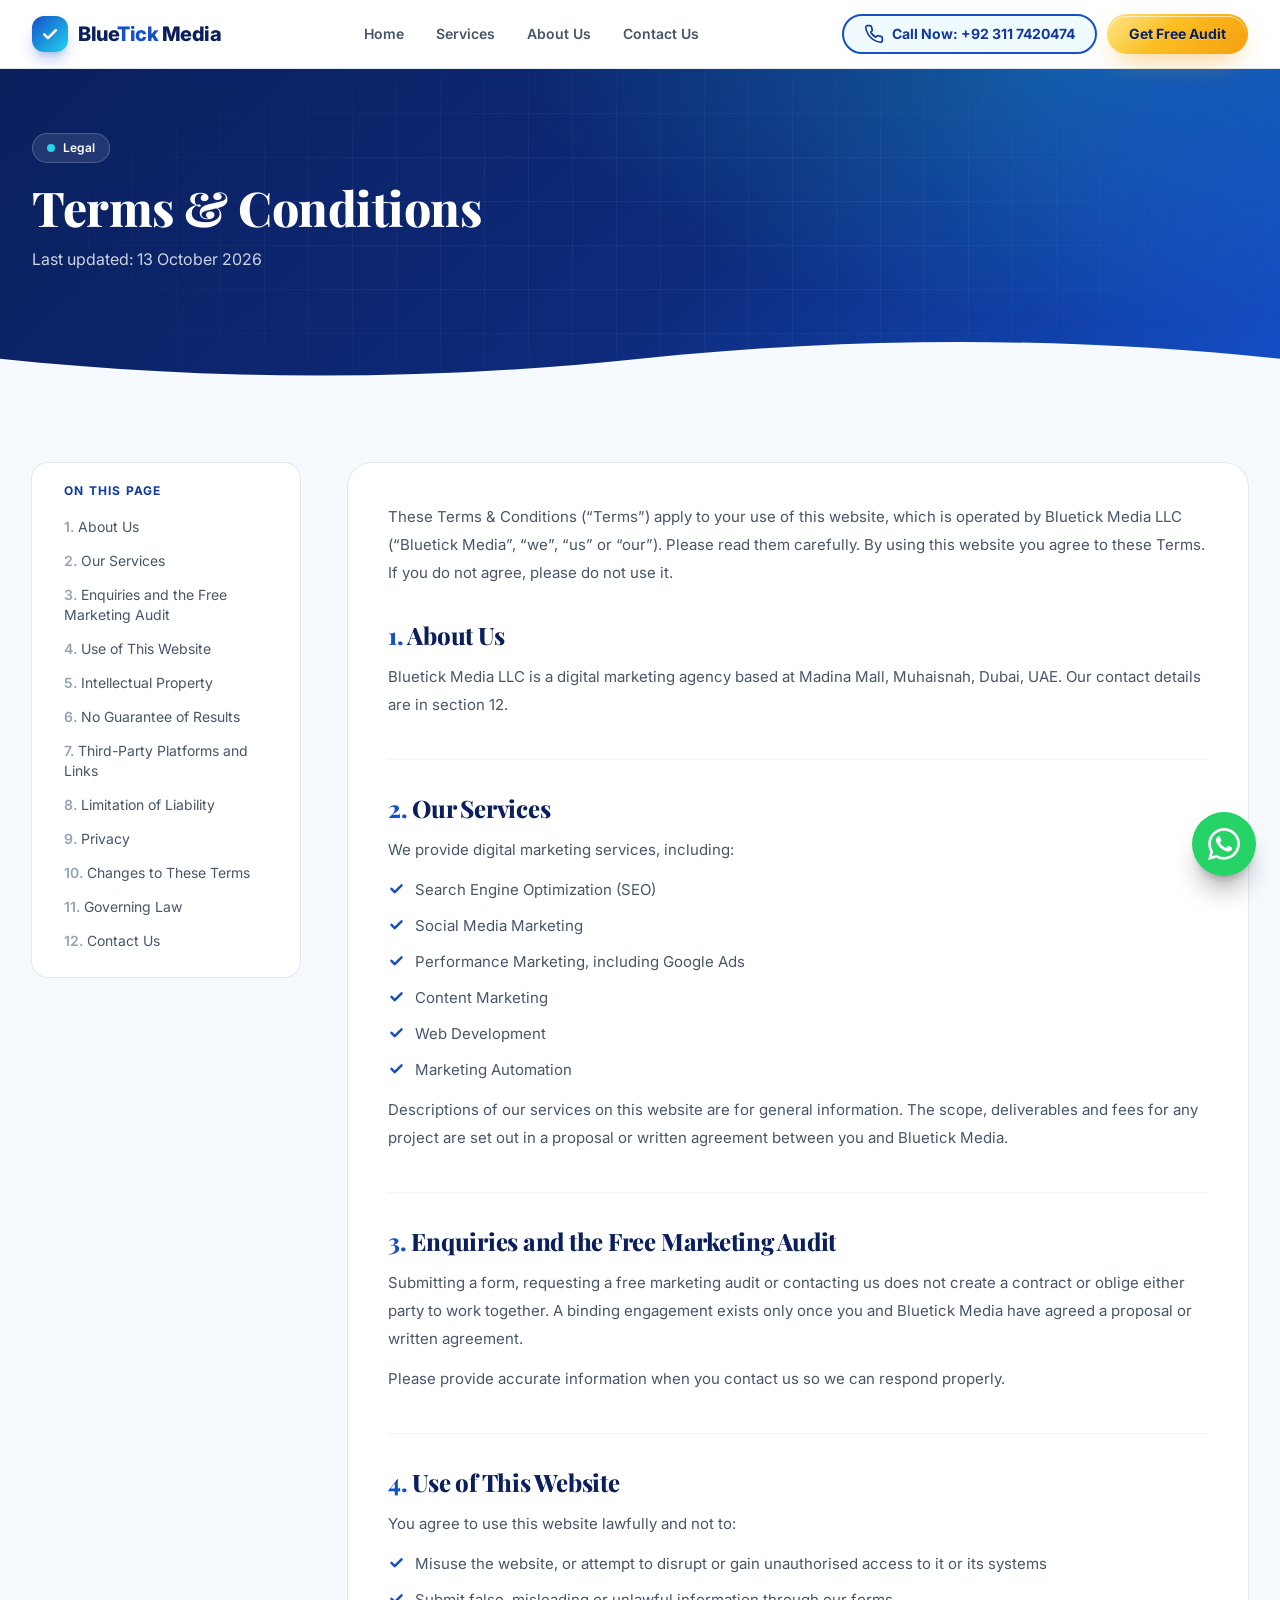
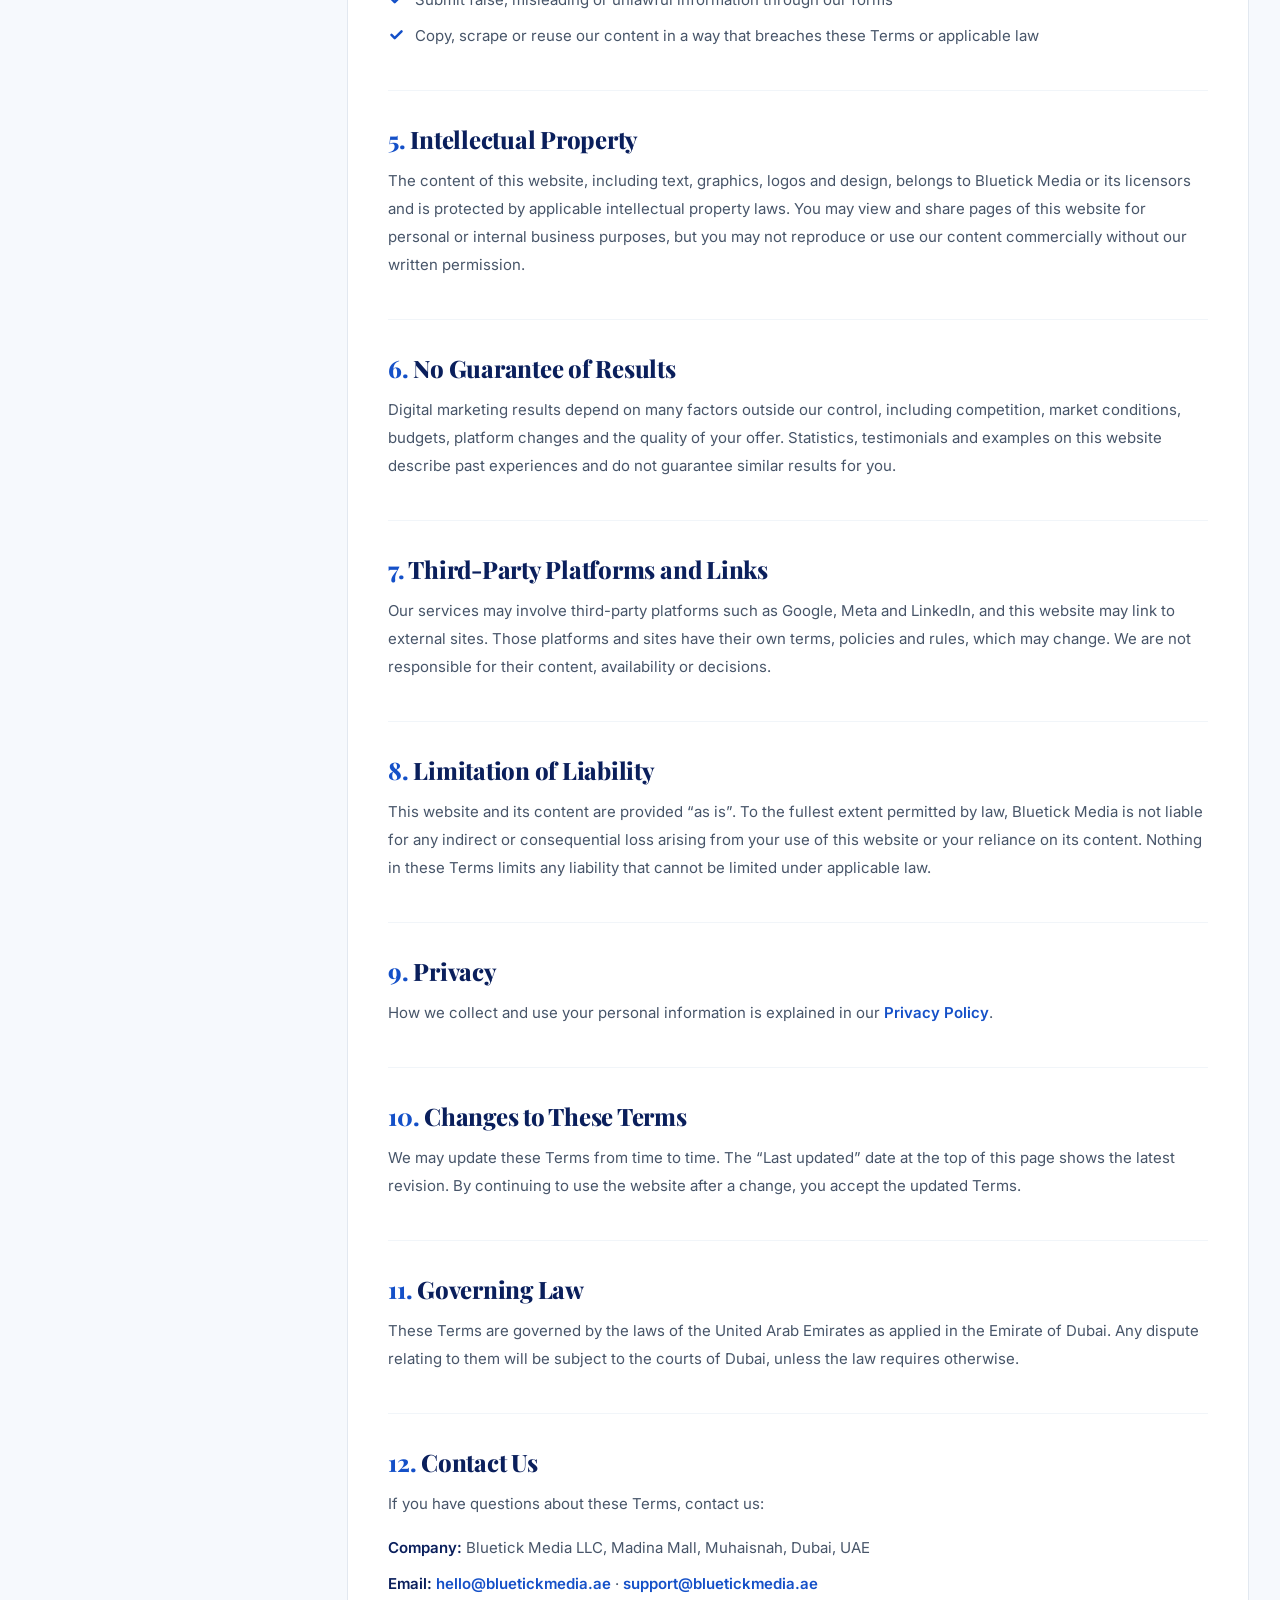
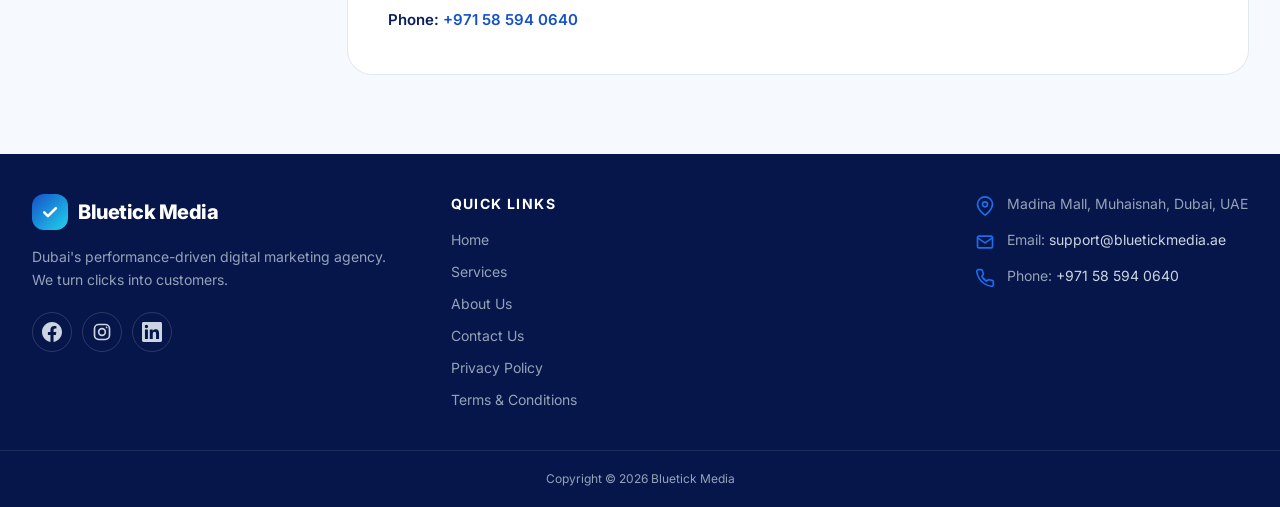
<file: terms-and-conditions.html>
<!DOCTYPE html>
<html lang="en" class="scroll-smooth">
<head>
  <meta charset="UTF-8" />
  <meta name="viewport" content="width=device-width, initial-scale=1.0" />
  <title>Terms &amp; Conditions | BlueTick Media</title>
  <link rel="icon" href="data:image/svg+xml,%3Csvg xmlns=%27http://www.w3.org/2000/svg%27 viewBox=%270 0 32 32%27%3E%3Crect width=%2732%27 height=%2732%27 rx=%277%27 fill=%27%230a1f5c%27/%3E%3Cpath d=%27M8 17l5 5 11-12%27 fill=%27none%27 stroke=%27%2322d3ee%27 stroke-width=%273.5%27 stroke-linecap=%27round%27 stroke-linejoin=%27round%27/%3E%3C/svg%3E" />
  <meta name="description" content="The terms that apply when you use the Bluetick Media website and enquire about our digital marketing services." />

  <!-- Open Graph / social previews -->
  <meta property="og:type" content="website" />
  <meta property="og:site_name" content="BlueTick Media" />
  <meta property="og:locale" content="en_AE" />
  <meta property="og:title" content="Terms &amp; Conditions | BlueTick Media" />
  <meta property="og:description" content="The terms that apply when you use the Bluetick Media website and enquire about our digital marketing services." />
  <meta property="og:url" content="https://bluetickmedia.ae/terms-and-conditions.html" />
  <meta property="og:image" content="https://bluetickmedia.ae/og-image.jpg" />
  <meta property="og:image:type" content="image/jpeg" />
  <meta property="og:image:width" content="1200" />
  <meta property="og:image:height" content="630" />
  <meta property="og:image:alt" content="BlueTick Media - Dubai digital marketing agency" />
  <meta name="twitter:card" content="summary_large_image" />
  <meta name="twitter:title" content="Terms &amp; Conditions | BlueTick Media" />
  <meta name="twitter:description" content="The terms that apply when you use the Bluetick Media website and enquire about our digital marketing services." />
  <meta name="twitter:image" content="https://bluetickmedia.ae/og-image.jpg" />

  <link rel="preconnect" href="https://fonts.googleapis.com" />
  <link rel="preconnect" href="https://fonts.gstatic.com" crossorigin />
  <link rel="preload" as="style" href="https://fonts.googleapis.com/css2?family=Inter:wght@400;500;600;700;800&family=Playfair+Display:wght@800;900&family=Space+Grotesk:wght@700&display=swap" onload="this.onload=null;this.rel='stylesheet'" />
  <noscript><link rel="stylesheet" href="https://fonts.googleapis.com/css2?family=Inter:wght@400;500;600;700;800&family=Playfair+Display:wght@800;900&family=Space+Grotesk:wght@700&display=swap" /></noscript>

  <link rel="stylesheet" href="styles.css?v=2" />

  <script>
    if ('IntersectionObserver' in window && !window.matchMedia('(prefers-reduced-motion: reduce)').matches) {
      document.documentElement.classList.add('js');
    }
  </script>
  <script type="speculationrules">
    {"prefetch":[{"where":{"and":[{"href_matches":"/*"},{"not":{"href_matches":"/*thank-you.html"}}]},"eagerness":"moderate"}]}
  </script>
</head>

<body class="bg-white text-slate-800 antialiased">

  <!-- ============ NAVBAR ============ -->
  <header class="sticky top-0 z-50 border-b border-slate-200 bg-white/95">
    <nav class="mx-auto flex max-w-7xl items-center justify-between px-5 py-3.5 lg:px-8" aria-label="Main">
      <a href="index.html" class="flex items-center gap-2.5" aria-label="BlueTick Media home">
        <span class="grid h-9 w-9 place-items-center rounded-xl bg-gradient-to-br from-blue-600 to-sky-400 shadow-lg shadow-blue-600/30">
          <svg viewBox="0 0 24 24" class="h-5 w-5 text-white" fill="none" stroke="currentColor" stroke-width="3" stroke-linecap="round" stroke-linejoin="round" aria-hidden="true"><path d="M5 12.5l4.5 4.5L19 7.5"/></svg>
        </span>
        <span class="text-xl font-extrabold tracking-tight text-slate-900">Blue<span class="text-blue-600">Tick</span> Media</span>
      </a>

      <ul class="hidden items-center gap-8 text-sm font-semibold lg:flex">
        <li><a href="index.html" class="nav-link text-slate-600 transition hover:text-blue-600">Home</a></li>
        <li><a href="services.html" class="nav-link text-slate-600 transition hover:text-blue-600">Services</a></li>
        <li><a href="about.html" class="nav-link text-slate-600 transition hover:text-blue-600">About Us</a></li>
        <li><a href="contact.html" class="nav-link text-slate-600 transition hover:text-blue-600">Contact Us</a></li>
      </ul>

      <div class="flex items-center gap-2.5">
        <!-- Desktop actions -->
        <a href="tel:+923117420474" aria-label="Call Now: +92 311 7420474" class="hidden items-center gap-2 rounded-full border-2 border-blue-600 bg-blue-50 px-5 py-2 text-sm font-bold text-blue-700 transition hover:bg-blue-600 hover:text-white lg:inline-flex">
          <svg class="h-5 w-5" viewBox="0 0 24 24" fill="none" stroke="currentColor" stroke-width="2" stroke-linecap="round" stroke-linejoin="round" aria-hidden="true"><path d="M22 16.9v3a2 2 0 0 1-2.2 2 19.8 19.8 0 0 1-8.6-3.1 19.5 19.5 0 0 1-6-6A19.8 19.8 0 0 1 2.1 4.2 2 2 0 0 1 4.1 2h3a2 2 0 0 1 2 1.7c.1 1 .4 1.9.7 2.8a2 2 0 0 1-.5 2.1L8.1 9.9a16 16 0 0 0 6 6l1.3-1.3a2 2 0 0 1 2.1-.4c.9.3 1.8.6 2.8.7a2 2 0 0 1 1.7 2z"/></svg>
          <span class="xl:hidden">Call Now</span>
          <span class="hidden xl:inline">Call Now: +92 311 7420474</span>
        </a>
        <a href="index.html#audit-form" class="hidden rounded-full px-5 py-2 text-sm font-bold transition lg:inline-block btn-shine btn-gold">Get Free Audit</a>

        <!-- Mobile actions -->
        <a href="tel:+923117420474" aria-label="Call Now: +92 311 7420474" class="grid h-10 w-10 place-items-center rounded-full border-2 border-blue-600 bg-blue-50 text-blue-700 lg:hidden">
          <svg class="h-5 w-5" viewBox="0 0 24 24" fill="none" stroke="currentColor" stroke-width="2" stroke-linecap="round" stroke-linejoin="round" aria-hidden="true"><path d="M22 16.9v3a2 2 0 0 1-2.2 2 19.8 19.8 0 0 1-8.6-3.1 19.5 19.5 0 0 1-6-6A19.8 19.8 0 0 1 2.1 4.2 2 2 0 0 1 4.1 2h3a2 2 0 0 1 2 1.7c.1 1 .4 1.9.7 2.8a2 2 0 0 1-.5 2.1L8.1 9.9a16 16 0 0 0 6 6l1.3-1.3a2 2 0 0 1 2.1-.4c.9.3 1.8.6 2.8.7a2 2 0 0 1 1.7 2z"/></svg>
        </a>
        <button id="menuBtn" type="button" class="grid h-10 w-10 place-items-center rounded-full border-2 border-slate-200 text-slate-800 lg:hidden" aria-label="Open menu" aria-expanded="false" aria-controls="mobileMenu">
          <svg class="h-5 w-5" viewBox="0 0 24 24" fill="none" stroke="currentColor" stroke-width="2.2" stroke-linecap="round" aria-hidden="true"><path d="M4 7h16M4 12h16M4 17h16"/></svg>
        </button>
      </div>
    </nav>

    <!-- Mobile dropdown -->
    <div id="mobileMenu" class="hidden border-t border-slate-100 bg-white px-5 pb-5 pt-3 lg:hidden">
      <ul class="space-y-1 text-base font-semibold">
        <li><a href="index.html" class="block rounded-lg px-3 py-2.5 text-slate-700 hover:bg-sky-50">Home</a></li>
        <li><a href="services.html" class="block rounded-lg px-3 py-2.5 text-slate-700 hover:bg-sky-50">Services</a></li>
        <li><a href="about.html" class="block rounded-lg px-3 py-2.5 text-slate-700 hover:bg-sky-50">About Us</a></li>
        <li><a href="contact.html" class="block rounded-lg px-3 py-2.5 text-slate-700 hover:bg-sky-50">Contact Us</a></li>
      </ul>
      <a href="index.html#audit-form" class="mt-3 block rounded-full px-5 py-3 text-center text-sm font-bold btn-shine btn-gold">Get Free Audit</a>
    </div>
  </header>

  <main id="top">
    <section class="relative overflow-hidden bg-slate-900 pb-24 pt-14 text-white sm:pb-28 sm:pt-16">
      <div class="absolute inset-0" style="background: radial-gradient(60rem 30rem at 85% -10%, rgba(34,211,238,.30), transparent 60%), linear-gradient(135deg, #0a1f5c 0%, #0d2a7a 55%, #1450c8 100%);" aria-hidden="true"></div>
      <div class="grid-move absolute inset-0" aria-hidden="true"></div>
      <div class="blob absolute -right-16 -top-16 h-72 w-72 rounded-full bg-blue-600/30 blur-3xl" aria-hidden="true"></div>
      <div class="relative mx-auto max-w-7xl px-5 lg:px-8">
        <p class="fade-up inline-flex items-center gap-2 rounded-full border border-white/20 bg-white/10 px-3.5 py-1.5 text-xs font-semibold"><span class="h-2 w-2 rounded-full bg-sky-400"></span> Legal</p>
        <h1 class="fade-up mt-5 text-4xl font-extrabold leading-tight tracking-tight sm:text-5xl" style="--d:100ms">Terms &amp; Conditions</h1>
        <p class="fade-up mt-4 text-sm text-slate-300 sm:text-base" style="--d:200ms">Last updated: 13 October 2026</p>
      </div>
      <div class="wave wave-bottom" aria-hidden="true"><svg viewBox="0 0 2880 80" preserveAspectRatio="none"><path fill="#f6f9fd" d="M0 44C240 76 480 76 720 44S1200 12 1440 44S1920 76 2160 44S2640 12 2880 44V80H0Z"/></svg></div>
    </section>

    <section class="bg-slate-50 py-16 sm:py-20">
      <div class="mx-auto grid max-w-7xl gap-8 px-5 lg:grid-cols-4 lg:gap-12 lg:px-8">
        <aside class="lg:col-span-1">
          <nav class="rounded-2xl bg-white p-5 ring-1 ring-slate-200 lg:sticky lg:top-24" aria-label="On this page">
            <p class="px-3 text-xs font-bold uppercase tracking-widest text-blue-700">On this page</p>
            <ol class="mt-3 space-y-0.5 text-sm">
            <li><a href="#s1" class="block rounded-lg px-3 py-1.5 text-slate-600 transition hover:bg-blue-50 hover:text-blue-700"><span class="font-semibold text-slate-400">1.</span> About Us</a></li>
            <li><a href="#s2" class="block rounded-lg px-3 py-1.5 text-slate-600 transition hover:bg-blue-50 hover:text-blue-700"><span class="font-semibold text-slate-400">2.</span> Our Services</a></li>
            <li><a href="#s3" class="block rounded-lg px-3 py-1.5 text-slate-600 transition hover:bg-blue-50 hover:text-blue-700"><span class="font-semibold text-slate-400">3.</span> Enquiries and the Free Marketing Audit</a></li>
            <li><a href="#s4" class="block rounded-lg px-3 py-1.5 text-slate-600 transition hover:bg-blue-50 hover:text-blue-700"><span class="font-semibold text-slate-400">4.</span> Use of This Website</a></li>
            <li><a href="#s5" class="block rounded-lg px-3 py-1.5 text-slate-600 transition hover:bg-blue-50 hover:text-blue-700"><span class="font-semibold text-slate-400">5.</span> Intellectual Property</a></li>
            <li><a href="#s6" class="block rounded-lg px-3 py-1.5 text-slate-600 transition hover:bg-blue-50 hover:text-blue-700"><span class="font-semibold text-slate-400">6.</span> No Guarantee of Results</a></li>
            <li><a href="#s7" class="block rounded-lg px-3 py-1.5 text-slate-600 transition hover:bg-blue-50 hover:text-blue-700"><span class="font-semibold text-slate-400">7.</span> Third-Party Platforms and Links</a></li>
            <li><a href="#s8" class="block rounded-lg px-3 py-1.5 text-slate-600 transition hover:bg-blue-50 hover:text-blue-700"><span class="font-semibold text-slate-400">8.</span> Limitation of Liability</a></li>
            <li><a href="#s9" class="block rounded-lg px-3 py-1.5 text-slate-600 transition hover:bg-blue-50 hover:text-blue-700"><span class="font-semibold text-slate-400">9.</span> Privacy</a></li>
            <li><a href="#s10" class="block rounded-lg px-3 py-1.5 text-slate-600 transition hover:bg-blue-50 hover:text-blue-700"><span class="font-semibold text-slate-400">10.</span> Changes to These Terms</a></li>
            <li><a href="#s11" class="block rounded-lg px-3 py-1.5 text-slate-600 transition hover:bg-blue-50 hover:text-blue-700"><span class="font-semibold text-slate-400">11.</span> Governing Law</a></li>
            <li><a href="#s12" class="block rounded-lg px-3 py-1.5 text-slate-600 transition hover:bg-blue-50 hover:text-blue-700"><span class="font-semibold text-slate-400">12.</span> Contact Us</a></li>
            </ol>
          </nav>
        </aside>

        <article class="rounded-3xl bg-white p-6 ring-1 ring-slate-200 sm:p-10 lg:col-span-3">
          <p class="text-[15px] leading-7 text-slate-600">These Terms &amp; Conditions (&ldquo;Terms&rdquo;) apply to your use of this website, which is operated by Bluetick Media LLC (&ldquo;Bluetick Media&rdquo;, &ldquo;we&rdquo;, &ldquo;us&rdquo; or &ldquo;our&rdquo;). Please read them carefully. By using this website you agree to these Terms. If you do not agree, please do not use it.</p>
          <section id="s1" class="scroll-mt-28 mt-8">
            <h2 class="text-2xl font-extrabold tracking-tight text-slate-900"><span class="text-blue-600">1.</span> About Us</h2>
            <p class="mt-3 text-[15px] leading-7 text-slate-600">Bluetick Media LLC is a digital marketing agency based at Madina Mall, Muhaisnah, Dubai, UAE. Our contact details are in section 12.</p>
          </section>
          <section id="s2" class="scroll-mt-28 mt-10 border-t border-slate-100 pt-8">
            <h2 class="text-2xl font-extrabold tracking-tight text-slate-900"><span class="text-blue-600">2.</span> Our Services</h2>
            <p class="mt-3 text-[15px] leading-7 text-slate-600">We provide digital marketing services, including:</p>
            <ul class="check-list mt-3 space-y-2 text-[15px] leading-7 text-slate-600">
              <li>Search Engine Optimization (SEO)</li>
              <li>Social Media Marketing</li>
              <li>Performance Marketing, including Google Ads</li>
              <li>Content Marketing</li>
              <li>Web Development</li>
              <li>Marketing Automation</li>
            </ul>
            <p class="mt-3 text-[15px] leading-7 text-slate-600">Descriptions of our services on this website are for general information. The scope, deliverables and fees for any project are set out in a proposal or written agreement between you and Bluetick Media.</p>
          </section>
          <section id="s3" class="scroll-mt-28 mt-10 border-t border-slate-100 pt-8">
            <h2 class="text-2xl font-extrabold tracking-tight text-slate-900"><span class="text-blue-600">3.</span> Enquiries and the Free Marketing Audit</h2>
            <p class="mt-3 text-[15px] leading-7 text-slate-600">Submitting a form, requesting a free marketing audit or contacting us does not create a contract or oblige either party to work together. A binding engagement exists only once you and Bluetick Media have agreed a proposal or written agreement.</p>
            <p class="mt-3 text-[15px] leading-7 text-slate-600">Please provide accurate information when you contact us so we can respond properly.</p>
          </section>
          <section id="s4" class="scroll-mt-28 mt-10 border-t border-slate-100 pt-8">
            <h2 class="text-2xl font-extrabold tracking-tight text-slate-900"><span class="text-blue-600">4.</span> Use of This Website</h2>
            <p class="mt-3 text-[15px] leading-7 text-slate-600">You agree to use this website lawfully and not to:</p>
            <ul class="check-list mt-3 space-y-2 text-[15px] leading-7 text-slate-600">
              <li>Misuse the website, or attempt to disrupt or gain unauthorised access to it or its systems</li>
              <li>Submit false, misleading or unlawful information through our forms</li>
              <li>Copy, scrape or reuse our content in a way that breaches these Terms or applicable law</li>
            </ul>
          </section>
          <section id="s5" class="scroll-mt-28 mt-10 border-t border-slate-100 pt-8">
            <h2 class="text-2xl font-extrabold tracking-tight text-slate-900"><span class="text-blue-600">5.</span> Intellectual Property</h2>
            <p class="mt-3 text-[15px] leading-7 text-slate-600">The content of this website, including text, graphics, logos and design, belongs to Bluetick Media or its licensors and is protected by applicable intellectual property laws. You may view and share pages of this website for personal or internal business purposes, but you may not reproduce or use our content commercially without our written permission.</p>
          </section>
          <section id="s6" class="scroll-mt-28 mt-10 border-t border-slate-100 pt-8">
            <h2 class="text-2xl font-extrabold tracking-tight text-slate-900"><span class="text-blue-600">6.</span> No Guarantee of Results</h2>
            <p class="mt-3 text-[15px] leading-7 text-slate-600">Digital marketing results depend on many factors outside our control, including competition, market conditions, budgets, platform changes and the quality of your offer. Statistics, testimonials and examples on this website describe past experiences and do not guarantee similar results for you.</p>
          </section>
          <section id="s7" class="scroll-mt-28 mt-10 border-t border-slate-100 pt-8">
            <h2 class="text-2xl font-extrabold tracking-tight text-slate-900"><span class="text-blue-600">7.</span> Third-Party Platforms and Links</h2>
            <p class="mt-3 text-[15px] leading-7 text-slate-600">Our services may involve third-party platforms such as Google, Meta and LinkedIn, and this website may link to external sites. Those platforms and sites have their own terms, policies and rules, which may change. We are not responsible for their content, availability or decisions.</p>
          </section>
          <section id="s8" class="scroll-mt-28 mt-10 border-t border-slate-100 pt-8">
            <h2 class="text-2xl font-extrabold tracking-tight text-slate-900"><span class="text-blue-600">8.</span> Limitation of Liability</h2>
            <p class="mt-3 text-[15px] leading-7 text-slate-600">This website and its content are provided &ldquo;as is&rdquo;. To the fullest extent permitted by law, Bluetick Media is not liable for any indirect or consequential loss arising from your use of this website or your reliance on its content. Nothing in these Terms limits any liability that cannot be limited under applicable law.</p>
          </section>
          <section id="s9" class="scroll-mt-28 mt-10 border-t border-slate-100 pt-8">
            <h2 class="text-2xl font-extrabold tracking-tight text-slate-900"><span class="text-blue-600">9.</span> Privacy</h2>
            <p class="mt-3 text-[15px] leading-7 text-slate-600">How we collect and use your personal information is explained in our <a href="privacy-policy.html" class="font-semibold text-blue-600 transition hover:text-blue-800">Privacy Policy</a>.</p>
          </section>
          <section id="s10" class="scroll-mt-28 mt-10 border-t border-slate-100 pt-8">
            <h2 class="text-2xl font-extrabold tracking-tight text-slate-900"><span class="text-blue-600">10.</span> Changes to These Terms</h2>
            <p class="mt-3 text-[15px] leading-7 text-slate-600">We may update these Terms from time to time. The &ldquo;Last updated&rdquo; date at the top of this page shows the latest revision. By continuing to use the website after a change, you accept the updated Terms.</p>
          </section>
          <section id="s11" class="scroll-mt-28 mt-10 border-t border-slate-100 pt-8">
            <h2 class="text-2xl font-extrabold tracking-tight text-slate-900"><span class="text-blue-600">11.</span> Governing Law</h2>
            <p class="mt-3 text-[15px] leading-7 text-slate-600">These Terms are governed by the laws of the United Arab Emirates as applied in the Emirate of Dubai. Any dispute relating to them will be subject to the courts of Dubai, unless the law requires otherwise.</p>
          </section>
          <section id="s12" class="scroll-mt-28 mt-10 border-t border-slate-100 pt-8">
            <h2 class="text-2xl font-extrabold tracking-tight text-slate-900"><span class="text-blue-600">12.</span> Contact Us</h2>
            <p class="mt-3 text-[15px] leading-7 text-slate-600">If you have questions about these Terms, contact us:</p>
            <ul class="mt-4 space-y-2 text-[15px] leading-7 text-slate-600">
              <li><span class="font-semibold text-slate-900">Company:</span> Bluetick Media LLC, Madina Mall, Muhaisnah, Dubai, UAE</li>
              <li><span class="font-semibold text-slate-900">Email:</span> <a href="mailto:hello@bluetickmedia.ae" class="font-semibold text-blue-600 transition hover:text-blue-800">hello@bluetickmedia.ae</a> &middot; <a href="mailto:support@bluetickmedia.ae" class="font-semibold text-blue-600 transition hover:text-blue-800">support@bluetickmedia.ae</a></li>
              <li><span class="font-semibold text-slate-900">Phone:</span> <a href="tel:+971585940640" class="font-semibold text-blue-600 transition hover:text-blue-800">+971 58 594 0640</a></li>
            </ul>
          </section>
        </article>
      </div>
    </section>
  </main>

  <!-- ============ FOOTER ============ -->
  <footer class="bg-slate-950 text-slate-400">
    <div class="mx-auto grid max-w-7xl gap-10 px-5 py-10 md:grid-cols-3 lg:px-8">
      <div>
        <a href="index.html" class="flex items-center gap-2.5">
          <span class="grid h-9 w-9 place-items-center rounded-xl bg-gradient-to-br from-blue-600 to-sky-400">
            <svg viewBox="0 0 24 24" class="h-5 w-5 text-white" fill="none" stroke="currentColor" stroke-width="3" stroke-linecap="round" stroke-linejoin="round" aria-hidden="true"><path d="M5 12.5l4.5 4.5L19 7.5"/></svg>
          </span>
          <span class="text-xl font-extrabold tracking-tight text-white">Bluetick Media</span>
        </a>
        <p class="mt-4 max-w-sm text-sm leading-relaxed">Dubai's performance-driven digital marketing agency. We turn clicks into customers.</p>
        <div class="mt-5 flex items-center gap-2.5">
          <a href="https://www.facebook.com/bluetickmediauae/" target="_blank" rel="noopener noreferrer" aria-label="Bluetick Media on Facebook" class="grid h-10 w-10 place-items-center rounded-full border border-white/15 text-slate-300 transition hover:-translate-y-0.5 hover:border-sky-400 hover:bg-sky-400 hover:text-blue-900"><svg class="h-5 w-5" viewBox="0 0 24 24" fill="currentColor" aria-hidden="true"><path d="M24 12.073c0-6.627-5.373-12-12-12s-12 5.373-12 12c0 5.99 4.388 10.954 10.125 11.854v-8.385H7.078v-3.47h3.047V9.43c0-3.007 1.792-4.669 4.533-4.669 1.312 0 2.686.235 2.686.235v2.953H15.83c-1.491 0-1.956.925-1.956 1.874v2.25h3.328l-.532 3.47h-2.796v8.385C19.612 23.027 24 18.062 24 12.073z"/></svg></a>
          <a href="https://www.instagram.com/bluetickmediauae/" target="_blank" rel="noopener noreferrer" aria-label="Bluetick Media on Instagram" class="grid h-10 w-10 place-items-center rounded-full border border-white/15 text-slate-300 transition hover:-translate-y-0.5 hover:border-sky-400 hover:bg-sky-400 hover:text-blue-900"><svg class="h-5 w-5" viewBox="0 0 24 24" fill="none" stroke="currentColor" stroke-width="2" stroke-linecap="round" stroke-linejoin="round" aria-hidden="true"><rect x="3" y="3" width="18" height="18" rx="5"/><circle cx="12" cy="12" r="4"/><circle cx="17.5" cy="6.5" r="1" fill="currentColor" stroke="none"/></svg></a>
          <a href="https://www.linkedin.com/company/bluetickmedia/" target="_blank" rel="noopener noreferrer" aria-label="Bluetick Media on LinkedIn" class="grid h-10 w-10 place-items-center rounded-full border border-white/15 text-slate-300 transition hover:-translate-y-0.5 hover:border-sky-400 hover:bg-sky-400 hover:text-blue-900"><svg class="h-5 w-5" viewBox="0 0 24 24" fill="currentColor" aria-hidden="true"><path d="M20.447 20.452h-3.554v-5.569c0-1.328-.027-3.037-1.852-3.037-1.853 0-2.136 1.445-2.136 2.939v5.667H9.351V9h3.414v1.561h.046c.476-.9 1.637-1.85 3.37-1.85 3.601 0 4.267 2.37 4.267 5.455v6.286zM5.337 7.433a2.062 2.062 0 1 1 0-4.125 2.062 2.062 0 0 1 0 4.125zm1.782 13.019H3.555V9h3.564v11.452zM22.225 0H1.771C.792 0 0 .774 0 1.729v20.542C0 23.227.792 24 1.771 24h20.451C23.2 24 24 23.227 24 22.271V1.729C24 .774 23.2 0 22.222 0z"/></svg></a>
        </div>
      </div>

      <div>
        <h3 class="text-sm font-bold uppercase tracking-widest text-white">Quick Links</h3>
        <ul class="mt-4 space-y-3 text-sm">
          <li><a href="index.html" class="transition hover:text-white">Home</a></li>
          <li><a href="services.html" class="transition hover:text-white">Services</a></li>
          <li><a href="about.html" class="transition hover:text-white">About Us</a></li>
          <li><a href="contact.html" class="transition hover:text-white">Contact Us</a></li>
          <li><a href="privacy-policy.html" class="transition hover:text-white">Privacy Policy</a></li>
          <li><a href="terms-and-conditions.html" class="transition hover:text-white">Terms &amp; Conditions</a></li>
        </ul>
      </div>

      <ul class="space-y-3.5 text-sm md:justify-self-end">
        <li class="flex gap-3">
          <svg class="mt-0.5 h-5 w-5 shrink-0 text-blue-500" viewBox="0 0 24 24" fill="none" stroke="currentColor" stroke-width="2" stroke-linecap="round" stroke-linejoin="round" aria-hidden="true"><path d="M21 10c0 7-9 13-9 13S3 17 3 10a9 9 0 0 1 18 0z"/><circle cx="12" cy="10" r="3"/></svg>
          <span>Madina Mall, Muhaisnah, Dubai, UAE</span>
        </li>
        <li class="flex gap-3">
          <svg class="mt-0.5 h-5 w-5 shrink-0 text-blue-500" viewBox="0 0 24 24" fill="none" stroke="currentColor" stroke-width="2" stroke-linecap="round" stroke-linejoin="round" aria-hidden="true"><rect x="3" y="5" width="18" height="14" rx="2"/><path d="M3 7l9 6 9-6"/></svg>
          <span>Email: <a href="mailto:support@bluetickmedia.ae" class="break-all text-slate-300 transition hover:text-white">support@bluetickmedia.ae</a></span>
        </li>
        <li class="flex gap-3">
          <svg class="mt-0.5 h-5 w-5 shrink-0 text-blue-500" viewBox="0 0 24 24" fill="none" stroke="currentColor" stroke-width="2" stroke-linecap="round" stroke-linejoin="round" aria-hidden="true"><path d="M22 16.9v3a2 2 0 0 1-2.2 2 19.8 19.8 0 0 1-8.6-3.1 19.5 19.5 0 0 1-6-6A19.8 19.8 0 0 1 2.1 4.2 2 2 0 0 1 4.1 2h3a2 2 0 0 1 2 1.7c.1 1 .4 1.9.7 2.8a2 2 0 0 1-.5 2.1L8.1 9.9a16 16 0 0 0 6 6l1.3-1.3a2 2 0 0 1 2.1-.4c.9.3 1.8.6 2.8.7a2 2 0 0 1 1.7 2z"/></svg>
          <span>Phone: <a href="tel:+971585940640" class="text-slate-300 transition hover:text-white">+971 58 594 0640</a></span>
        </li>
      </ul>
    </div>
    <div class="border-t border-white/10">
      <p class="mx-auto max-w-7xl px-5 py-5 text-center text-xs lg:px-8">Copyright &copy; 2026 Bluetick Media</p>
    </div>
  </footer>

  <!-- ============ STICKY WHATSAPP BUTTON ============ -->
  <a href="https://wa.me/923117420474?text=Hi%20Bluetick%20Media%2C%20I%27d%20like%20to%20know%20more%20about%20your%20services."
     target="_blank" rel="noopener noreferrer"
     aria-label="Chat with us on WhatsApp"
     class="fixed bottom-5 right-5 z-50 grid h-14 w-14 place-items-center rounded-full bg-[#25D366] text-white shadow-xl shadow-black/25 hover:bg-[#1ebe5b] sm:bottom-6 sm:right-6 sm:h-16 sm:w-16">
    <svg class="h-7 w-7 sm:h-8 sm:w-8" viewBox="0 0 24 24" fill="currentColor" aria-hidden="true"><path d="M17.472 14.382c-.297-.149-1.758-.867-2.03-.967-.273-.099-.471-.148-.67.15-.197.297-.767.966-.94 1.164-.173.199-.347.223-.644.075-.297-.15-1.255-.463-2.39-1.475-.883-.788-1.48-1.761-1.653-2.059-.173-.297-.018-.458.13-.606.134-.133.298-.347.446-.52.149-.174.198-.298.298-.497.099-.198.05-.371-.025-.52-.075-.149-.669-1.612-.916-2.207-.242-.579-.487-.5-.669-.51-.173-.008-.371-.01-.57-.01-.198 0-.52.074-.792.372-.272.297-1.04 1.016-1.04 2.479 0 1.462 1.065 2.875 1.213 3.074.149.198 2.096 3.2 5.077 4.487.709.306 1.262.489 1.694.625.712.227 1.36.195 1.871.118.571-.085 1.758-.719 2.006-1.413.248-.694.248-1.289.173-1.413-.074-.124-.272-.198-.57-.347m-5.421 7.403h-.004a9.87 9.87 0 01-5.031-1.378l-.361-.214-3.741.982.998-3.648-.235-.374a9.86 9.86 0 01-1.51-5.26c.001-5.45 4.436-9.884 9.888-9.884 2.64 0 5.122 1.03 6.988 2.898a9.825 9.825 0 012.893 6.994c-.003 5.45-4.437 9.884-9.885 9.884m8.413-18.297A11.815 11.815 0 0012.05 0C5.495 0 .16 5.335.157 11.892c0 2.096.547 4.142 1.588 5.945L.057 24l6.305-1.654a11.882 11.882 0 005.683 1.448h.005c6.554 0 11.89-5.335 11.893-11.893a11.821 11.821 0 00-3.48-8.413z"/></svg>
  </a>

  <script src="site.js?v=3" defer></script>
  <script src="chatbot.js?v=3" defer></script>
</body>
</html>
</file>
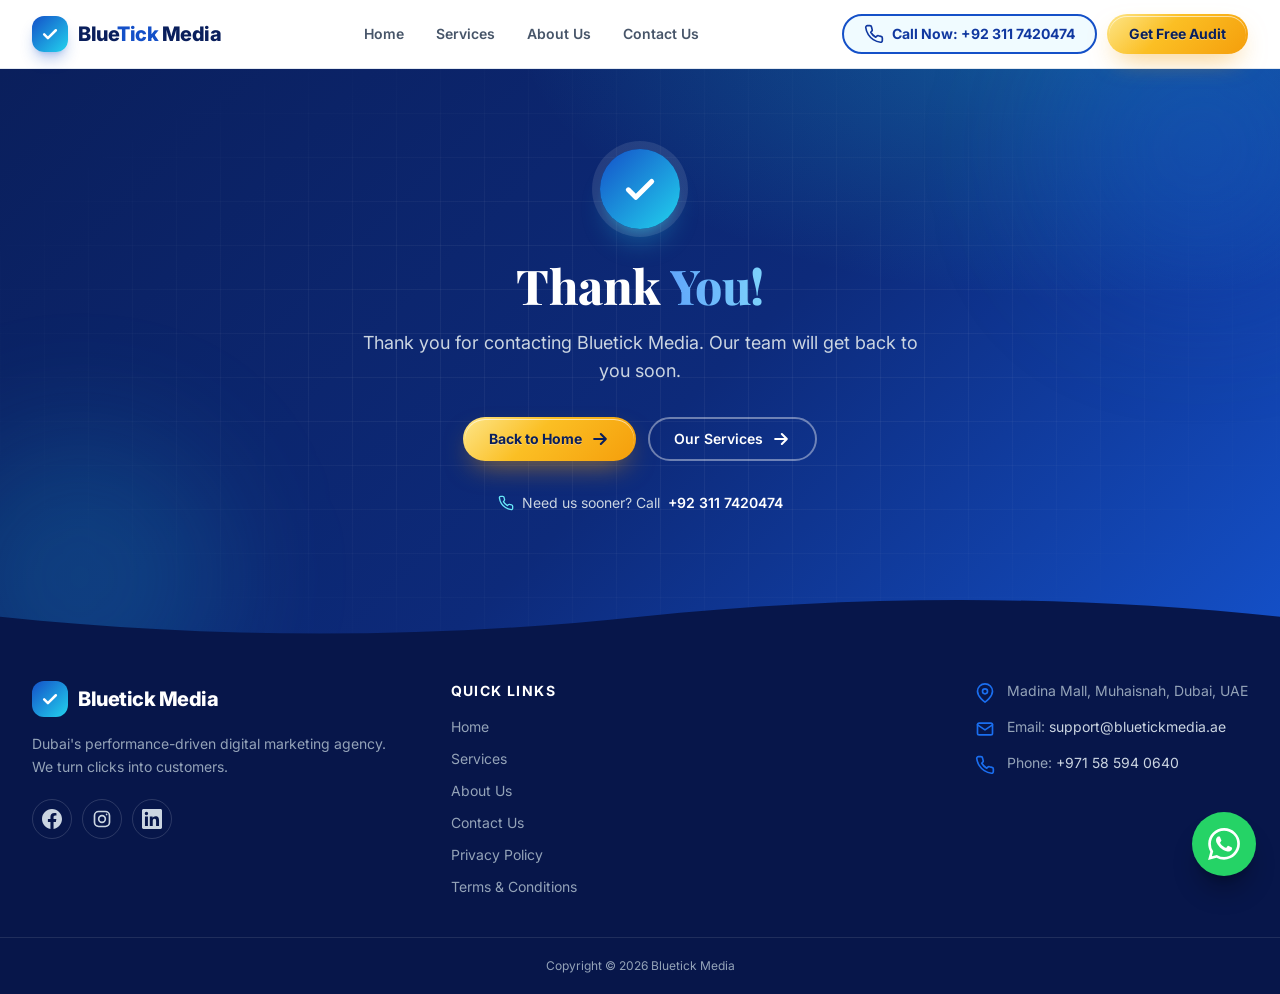
<file: thank-you.html>
<!DOCTYPE html>
<html lang="en" class="scroll-smooth">
<head>
  <meta charset="UTF-8" />
  <meta name="viewport" content="width=device-width, initial-scale=1.0" />
  <title>Thank You | BlueTick Media</title>
  <link rel="icon" href="data:image/svg+xml,%3Csvg xmlns=%27http://www.w3.org/2000/svg%27 viewBox=%270 0 32 32%27%3E%3Crect width=%2732%27 height=%2732%27 rx=%277%27 fill=%27%230a1f5c%27/%3E%3Cpath d=%27M8 17l5 5 11-12%27 fill=%27none%27 stroke=%27%2322d3ee%27 stroke-width=%273.5%27 stroke-linecap=%27round%27 stroke-linejoin=%27round%27/%3E%3C/svg%3E" />
  <meta name="description" content="Thank you for contacting Bluetick Media. Our team will be in touch with you soon." />
  <meta name="robots" content="noindex, follow" />

  <!-- Open Graph / social previews -->
  <meta property="og:type" content="website" />
  <meta property="og:site_name" content="BlueTick Media" />
  <meta property="og:locale" content="en_AE" />
  <meta property="og:title" content="Thank You | BlueTick Media" />
  <meta property="og:description" content="Thank you for contacting Bluetick Media. Our team will be in touch with you soon." />
  <meta property="og:url" content="https://bluetickmedia.ae/thank-you.html" />
  <meta property="og:image" content="https://bluetickmedia.ae/og-image.jpg" />
  <meta property="og:image:type" content="image/jpeg" />
  <meta property="og:image:width" content="1200" />
  <meta property="og:image:height" content="630" />
  <meta property="og:image:alt" content="BlueTick Media - Dubai digital marketing agency" />
  <meta name="twitter:card" content="summary_large_image" />
  <meta name="twitter:title" content="Thank You | BlueTick Media" />
  <meta name="twitter:description" content="Thank you for contacting Bluetick Media. Our team will be in touch with you soon." />
  <meta name="twitter:image" content="https://bluetickmedia.ae/og-image.jpg" />

  <link rel="preconnect" href="https://fonts.googleapis.com" />
  <link rel="preconnect" href="https://fonts.gstatic.com" crossorigin />
  <link rel="preload" as="style" href="https://fonts.googleapis.com/css2?family=Inter:wght@400;500;600;700;800&family=Playfair+Display:wght@800;900&family=Space+Grotesk:wght@700&display=swap" onload="this.onload=null;this.rel='stylesheet'" />
  <noscript><link rel="stylesheet" href="https://fonts.googleapis.com/css2?family=Inter:wght@400;500;600;700;800&family=Playfair+Display:wght@800;900&family=Space+Grotesk:wght@700&display=swap" /></noscript>

  <link rel="stylesheet" href="styles.css?v=2" />

  <script>
    if ('IntersectionObserver' in window && !window.matchMedia('(prefers-reduced-motion: reduce)').matches) {
      document.documentElement.classList.add('js');
    }
  </script>
  <script type="speculationrules">
    {"prefetch":[{"where":{"and":[{"href_matches":"/*"},{"not":{"href_matches":"/*thank-you.html"}}]},"eagerness":"moderate"}]}
  </script>
</head>

<body class="bg-white text-slate-800 antialiased">

  <!-- ============ NAVBAR ============ -->
  <header class="sticky top-0 z-50 border-b border-slate-200 bg-white/95">
    <nav class="mx-auto flex max-w-7xl items-center justify-between px-5 py-3.5 lg:px-8" aria-label="Main">
      <a href="index.html" class="flex items-center gap-2.5" aria-label="BlueTick Media home">
        <span class="grid h-9 w-9 place-items-center rounded-xl bg-gradient-to-br from-blue-600 to-sky-400 shadow-lg shadow-blue-600/30">
          <svg viewBox="0 0 24 24" class="h-5 w-5 text-white" fill="none" stroke="currentColor" stroke-width="3" stroke-linecap="round" stroke-linejoin="round" aria-hidden="true"><path d="M5 12.5l4.5 4.5L19 7.5"/></svg>
        </span>
        <span class="text-xl font-extrabold tracking-tight text-slate-900">Blue<span class="text-blue-600">Tick</span> Media</span>
      </a>

      <ul class="hidden items-center gap-8 text-sm font-semibold lg:flex">
        <li><a href="index.html" class="nav-link text-slate-600 transition hover:text-blue-600">Home</a></li>
        <li><a href="services.html" class="nav-link text-slate-600 transition hover:text-blue-600">Services</a></li>
        <li><a href="about.html" class="nav-link text-slate-600 transition hover:text-blue-600">About Us</a></li>
        <li><a href="contact.html" class="nav-link text-slate-600 transition hover:text-blue-600">Contact Us</a></li>
      </ul>

      <div class="flex items-center gap-2.5">
        <!-- Desktop actions -->
        <a href="tel:+923117420474" aria-label="Call Now: +92 311 7420474" class="hidden items-center gap-2 rounded-full border-2 border-blue-600 bg-blue-50 px-5 py-2 text-sm font-bold text-blue-700 transition hover:bg-blue-600 hover:text-white lg:inline-flex">
          <svg class="h-5 w-5" viewBox="0 0 24 24" fill="none" stroke="currentColor" stroke-width="2" stroke-linecap="round" stroke-linejoin="round" aria-hidden="true"><path d="M22 16.9v3a2 2 0 0 1-2.2 2 19.8 19.8 0 0 1-8.6-3.1 19.5 19.5 0 0 1-6-6A19.8 19.8 0 0 1 2.1 4.2 2 2 0 0 1 4.1 2h3a2 2 0 0 1 2 1.7c.1 1 .4 1.9.7 2.8a2 2 0 0 1-.5 2.1L8.1 9.9a16 16 0 0 0 6 6l1.3-1.3a2 2 0 0 1 2.1-.4c.9.3 1.8.6 2.8.7a2 2 0 0 1 1.7 2z"/></svg>
          <span class="xl:hidden">Call Now</span>
          <span class="hidden xl:inline">Call Now: +92 311 7420474</span>
        </a>
        <a href="index.html#audit-form" class="hidden rounded-full px-5 py-2 text-sm font-bold transition lg:inline-block btn-shine btn-gold">Get Free Audit</a>

        <!-- Mobile actions -->
        <a href="tel:+923117420474" aria-label="Call Now: +92 311 7420474" class="grid h-10 w-10 place-items-center rounded-full border-2 border-blue-600 bg-blue-50 text-blue-700 lg:hidden">
          <svg class="h-5 w-5" viewBox="0 0 24 24" fill="none" stroke="currentColor" stroke-width="2" stroke-linecap="round" stroke-linejoin="round" aria-hidden="true"><path d="M22 16.9v3a2 2 0 0 1-2.2 2 19.8 19.8 0 0 1-8.6-3.1 19.5 19.5 0 0 1-6-6A19.8 19.8 0 0 1 2.1 4.2 2 2 0 0 1 4.1 2h3a2 2 0 0 1 2 1.7c.1 1 .4 1.9.7 2.8a2 2 0 0 1-.5 2.1L8.1 9.9a16 16 0 0 0 6 6l1.3-1.3a2 2 0 0 1 2.1-.4c.9.3 1.8.6 2.8.7a2 2 0 0 1 1.7 2z"/></svg>
        </a>
        <button id="menuBtn" type="button" class="grid h-10 w-10 place-items-center rounded-full border-2 border-slate-200 text-slate-800 lg:hidden" aria-label="Open menu" aria-expanded="false" aria-controls="mobileMenu">
          <svg class="h-5 w-5" viewBox="0 0 24 24" fill="none" stroke="currentColor" stroke-width="2.2" stroke-linecap="round" aria-hidden="true"><path d="M4 7h16M4 12h16M4 17h16"/></svg>
        </button>
      </div>
    </nav>

    <!-- Mobile dropdown -->
    <div id="mobileMenu" class="hidden border-t border-slate-100 bg-white px-5 pb-5 pt-3 lg:hidden">
      <ul class="space-y-1 text-base font-semibold">
        <li><a href="index.html" class="block rounded-lg px-3 py-2.5 text-slate-700 hover:bg-sky-50">Home</a></li>
        <li><a href="services.html" class="block rounded-lg px-3 py-2.5 text-slate-700 hover:bg-sky-50">Services</a></li>
        <li><a href="about.html" class="block rounded-lg px-3 py-2.5 text-slate-700 hover:bg-sky-50">About Us</a></li>
        <li><a href="contact.html" class="block rounded-lg px-3 py-2.5 text-slate-700 hover:bg-sky-50">Contact Us</a></li>
      </ul>
      <a href="index.html#audit-form" class="mt-3 block rounded-full px-5 py-3 text-center text-sm font-bold btn-shine btn-gold">Get Free Audit</a>
    </div>
  </header>

  <main id="top">
    <section class="relative overflow-hidden bg-slate-900 pb-28 pt-16 text-white sm:pb-32 sm:pt-20">
      <div class="absolute inset-0" style="background: radial-gradient(60rem 30rem at 85% -10%, rgba(34,211,238,.30), transparent 60%), linear-gradient(135deg, #0a1f5c 0%, #0d2a7a 55%, #1450c8 100%);" aria-hidden="true"></div>
      <div class="grid-move absolute inset-0" aria-hidden="true"></div>
      <div class="blob absolute -right-16 -top-16 h-72 w-72 rounded-full bg-blue-600/30 blur-3xl" aria-hidden="true"></div>
      <div class="blob absolute -bottom-20 -left-16 h-72 w-72 rounded-full bg-sky-400/15 blur-3xl" style="animation-delay:-7s" aria-hidden="true"></div>
      <div class="relative mx-auto max-w-2xl px-5 text-center lg:px-8">
        <span class="fade-up mx-auto grid h-20 w-20 place-items-center rounded-full bg-gradient-to-br from-blue-600 to-sky-400 shadow-xl shadow-sky-400/25 ring-8 ring-white/10">
          <svg class="h-10 w-10 text-white" viewBox="0 0 24 24" fill="none" stroke="currentColor" stroke-width="3" stroke-linecap="round" stroke-linejoin="round" aria-hidden="true"><path d="M5 12.5l4.5 4.5L19 7.5"/></svg>
        </span>
        <h1 class="fade-up mt-8 text-4xl font-extrabold leading-tight tracking-tight sm:text-5xl" style="--d:100ms">Thank <span class="shimmer">You!</span></h1>
        <p class="fade-up mx-auto mt-5 max-w-xl text-base leading-relaxed text-slate-300 sm:text-lg" style="--d:200ms">Thank you for contacting Bluetick Media. Our team will get back to you soon.</p>
        <div class="fade-up mx-auto mt-8 grid w-fit max-w-full gap-3 sm:flex sm:w-auto sm:items-center sm:justify-center" style="--d:300ms">
          <a href="index.html" class="btn-shine inline-flex items-center justify-center gap-2 rounded-full whitespace-nowrap px-6 py-2.5 text-sm font-bold transition hover:-translate-y-0.5 btn-gold btn-sweep">
            Back to Home
            <svg class="h-5 w-5" viewBox="0 0 24 24" fill="none" stroke="currentColor" stroke-width="2.5" stroke-linecap="round" stroke-linejoin="round" aria-hidden="true"><path d="M5 12h14M13 6l6 6-6 6"/></svg>
          </a>
          <a href="services.html" class="inline-flex items-center justify-center gap-2 rounded-full border-2 border-white/40 whitespace-nowrap px-6 py-2.5 text-sm font-semibold text-white transition hover:-translate-y-0.5 hover:border-white hover:bg-white/10">
            Our Services
            <svg class="h-5 w-5" viewBox="0 0 24 24" fill="none" stroke="currentColor" stroke-width="2.5" stroke-linecap="round" stroke-linejoin="round" aria-hidden="true"><path d="M5 12h14M13 6l6 6-6 6"/></svg>
          </a>
        </div>
        <p class="fade-up mt-8 flex items-center justify-center gap-2 text-sm text-slate-300" style="--d:400ms">
          <svg class="h-4 w-4 text-sky-300" viewBox="0 0 24 24" fill="none" stroke="currentColor" stroke-width="2" stroke-linecap="round" stroke-linejoin="round" aria-hidden="true"><path d="M22 16.9v3a2 2 0 0 1-2.2 2 19.8 19.8 0 0 1-8.6-3.1 19.5 19.5 0 0 1-6-6A19.8 19.8 0 0 1 2.1 4.2 2 2 0 0 1 4.1 2h3a2 2 0 0 1 2 1.7c.1 1 .4 1.9.7 2.8a2 2 0 0 1-.5 2.1L8.1 9.9a16 16 0 0 0 6 6l1.3-1.3a2 2 0 0 1 2.1-.4c.9.3 1.8.6 2.8.7a2 2 0 0 1 1.7 2z"/></svg>
          Need us sooner? Call <a href="tel:+923117420474" class="font-semibold text-white underline-offset-4 hover:underline">+92 311 7420474</a>
        </p>
      </div>
      <div class="wave wave-bottom" aria-hidden="true"><svg viewBox="0 0 2880 80" preserveAspectRatio="none"><path fill="#07164a" d="M0 44C240 76 480 76 720 44S1200 12 1440 44S1920 76 2160 44S2640 12 2880 44V80H0Z"/></svg></div>
    </section>
  </main>

  <!-- ============ FOOTER ============ -->
  <footer class="bg-slate-950 text-slate-400">
    <div class="mx-auto grid max-w-7xl gap-10 px-5 py-10 md:grid-cols-3 lg:px-8">
      <div>
        <a href="index.html" class="flex items-center gap-2.5">
          <span class="grid h-9 w-9 place-items-center rounded-xl bg-gradient-to-br from-blue-600 to-sky-400">
            <svg viewBox="0 0 24 24" class="h-5 w-5 text-white" fill="none" stroke="currentColor" stroke-width="3" stroke-linecap="round" stroke-linejoin="round" aria-hidden="true"><path d="M5 12.5l4.5 4.5L19 7.5"/></svg>
          </span>
          <span class="text-xl font-extrabold tracking-tight text-white">Bluetick Media</span>
        </a>
        <p class="mt-4 max-w-sm text-sm leading-relaxed">Dubai's performance-driven digital marketing agency. We turn clicks into customers.</p>
        <div class="mt-5 flex items-center gap-2.5">
          <a href="https://www.facebook.com/bluetickmediauae/" target="_blank" rel="noopener noreferrer" aria-label="Bluetick Media on Facebook" class="grid h-10 w-10 place-items-center rounded-full border border-white/15 text-slate-300 transition hover:-translate-y-0.5 hover:border-sky-400 hover:bg-sky-400 hover:text-blue-900"><svg class="h-5 w-5" viewBox="0 0 24 24" fill="currentColor" aria-hidden="true"><path d="M24 12.073c0-6.627-5.373-12-12-12s-12 5.373-12 12c0 5.99 4.388 10.954 10.125 11.854v-8.385H7.078v-3.47h3.047V9.43c0-3.007 1.792-4.669 4.533-4.669 1.312 0 2.686.235 2.686.235v2.953H15.83c-1.491 0-1.956.925-1.956 1.874v2.25h3.328l-.532 3.47h-2.796v8.385C19.612 23.027 24 18.062 24 12.073z"/></svg></a>
          <a href="https://www.instagram.com/bluetickmediauae/" target="_blank" rel="noopener noreferrer" aria-label="Bluetick Media on Instagram" class="grid h-10 w-10 place-items-center rounded-full border border-white/15 text-slate-300 transition hover:-translate-y-0.5 hover:border-sky-400 hover:bg-sky-400 hover:text-blue-900"><svg class="h-5 w-5" viewBox="0 0 24 24" fill="none" stroke="currentColor" stroke-width="2" stroke-linecap="round" stroke-linejoin="round" aria-hidden="true"><rect x="3" y="3" width="18" height="18" rx="5"/><circle cx="12" cy="12" r="4"/><circle cx="17.5" cy="6.5" r="1" fill="currentColor" stroke="none"/></svg></a>
          <a href="https://www.linkedin.com/company/bluetickmedia/" target="_blank" rel="noopener noreferrer" aria-label="Bluetick Media on LinkedIn" class="grid h-10 w-10 place-items-center rounded-full border border-white/15 text-slate-300 transition hover:-translate-y-0.5 hover:border-sky-400 hover:bg-sky-400 hover:text-blue-900"><svg class="h-5 w-5" viewBox="0 0 24 24" fill="currentColor" aria-hidden="true"><path d="M20.447 20.452h-3.554v-5.569c0-1.328-.027-3.037-1.852-3.037-1.853 0-2.136 1.445-2.136 2.939v5.667H9.351V9h3.414v1.561h.046c.476-.9 1.637-1.85 3.37-1.85 3.601 0 4.267 2.37 4.267 5.455v6.286zM5.337 7.433a2.062 2.062 0 1 1 0-4.125 2.062 2.062 0 0 1 0 4.125zm1.782 13.019H3.555V9h3.564v11.452zM22.225 0H1.771C.792 0 0 .774 0 1.729v20.542C0 23.227.792 24 1.771 24h20.451C23.2 24 24 23.227 24 22.271V1.729C24 .774 23.2 0 22.222 0z"/></svg></a>
        </div>
      </div>

      <div>
        <h3 class="text-sm font-bold uppercase tracking-widest text-white">Quick Links</h3>
        <ul class="mt-4 space-y-3 text-sm">
          <li><a href="index.html" class="transition hover:text-white">Home</a></li>
          <li><a href="services.html" class="transition hover:text-white">Services</a></li>
          <li><a href="about.html" class="transition hover:text-white">About Us</a></li>
          <li><a href="contact.html" class="transition hover:text-white">Contact Us</a></li>
          <li><a href="privacy-policy.html" class="transition hover:text-white">Privacy Policy</a></li>
          <li><a href="terms-and-conditions.html" class="transition hover:text-white">Terms &amp; Conditions</a></li>
        </ul>
      </div>

      <ul class="space-y-3.5 text-sm md:justify-self-end">
        <li class="flex gap-3">
          <svg class="mt-0.5 h-5 w-5 shrink-0 text-blue-500" viewBox="0 0 24 24" fill="none" stroke="currentColor" stroke-width="2" stroke-linecap="round" stroke-linejoin="round" aria-hidden="true"><path d="M21 10c0 7-9 13-9 13S3 17 3 10a9 9 0 0 1 18 0z"/><circle cx="12" cy="10" r="3"/></svg>
          <span>Madina Mall, Muhaisnah, Dubai, UAE</span>
        </li>
        <li class="flex gap-3">
          <svg class="mt-0.5 h-5 w-5 shrink-0 text-blue-500" viewBox="0 0 24 24" fill="none" stroke="currentColor" stroke-width="2" stroke-linecap="round" stroke-linejoin="round" aria-hidden="true"><rect x="3" y="5" width="18" height="14" rx="2"/><path d="M3 7l9 6 9-6"/></svg>
          <span>Email: <a href="mailto:support@bluetickmedia.ae" class="break-all text-slate-300 transition hover:text-white">support@bluetickmedia.ae</a></span>
        </li>
        <li class="flex gap-3">
          <svg class="mt-0.5 h-5 w-5 shrink-0 text-blue-500" viewBox="0 0 24 24" fill="none" stroke="currentColor" stroke-width="2" stroke-linecap="round" stroke-linejoin="round" aria-hidden="true"><path d="M22 16.9v3a2 2 0 0 1-2.2 2 19.8 19.8 0 0 1-8.6-3.1 19.5 19.5 0 0 1-6-6A19.8 19.8 0 0 1 2.1 4.2 2 2 0 0 1 4.1 2h3a2 2 0 0 1 2 1.7c.1 1 .4 1.9.7 2.8a2 2 0 0 1-.5 2.1L8.1 9.9a16 16 0 0 0 6 6l1.3-1.3a2 2 0 0 1 2.1-.4c.9.3 1.8.6 2.8.7a2 2 0 0 1 1.7 2z"/></svg>
          <span>Phone: <a href="tel:+971585940640" class="text-slate-300 transition hover:text-white">+971 58 594 0640</a></span>
        </li>
      </ul>
    </div>
    <div class="border-t border-white/10">
      <p class="mx-auto max-w-7xl px-5 py-5 text-center text-xs lg:px-8">Copyright &copy; 2026 Bluetick Media</p>
    </div>
  </footer>

  <!-- ============ STICKY WHATSAPP BUTTON ============ -->
  <a href="https://wa.me/923117420474?text=Hi%20Bluetick%20Media%2C%20I%27d%20like%20to%20know%20more%20about%20your%20services."
     target="_blank" rel="noopener noreferrer"
     aria-label="Chat with us on WhatsApp"
     class="fixed bottom-5 right-5 z-50 grid h-14 w-14 place-items-center rounded-full bg-[#25D366] text-white shadow-xl shadow-black/25 hover:bg-[#1ebe5b] sm:bottom-6 sm:right-6 sm:h-16 sm:w-16">
    <svg class="h-7 w-7 sm:h-8 sm:w-8" viewBox="0 0 24 24" fill="currentColor" aria-hidden="true"><path d="M17.472 14.382c-.297-.149-1.758-.867-2.03-.967-.273-.099-.471-.148-.67.15-.197.297-.767.966-.94 1.164-.173.199-.347.223-.644.075-.297-.15-1.255-.463-2.39-1.475-.883-.788-1.48-1.761-1.653-2.059-.173-.297-.018-.458.13-.606.134-.133.298-.347.446-.52.149-.174.198-.298.298-.497.099-.198.05-.371-.025-.52-.075-.149-.669-1.612-.916-2.207-.242-.579-.487-.5-.669-.51-.173-.008-.371-.01-.57-.01-.198 0-.52.074-.792.372-.272.297-1.04 1.016-1.04 2.479 0 1.462 1.065 2.875 1.213 3.074.149.198 2.096 3.2 5.077 4.487.709.306 1.262.489 1.694.625.712.227 1.36.195 1.871.118.571-.085 1.758-.719 2.006-1.413.248-.694.248-1.289.173-1.413-.074-.124-.272-.198-.57-.347m-5.421 7.403h-.004a9.87 9.87 0 01-5.031-1.378l-.361-.214-3.741.982.998-3.648-.235-.374a9.86 9.86 0 01-1.51-5.26c.001-5.45 4.436-9.884 9.888-9.884 2.64 0 5.122 1.03 6.988 2.898a9.825 9.825 0 012.893 6.994c-.003 5.45-4.437 9.884-9.885 9.884m8.413-18.297A11.815 11.815 0 0012.05 0C5.495 0 .16 5.335.157 11.892c0 2.096.547 4.142 1.588 5.945L.057 24l6.305-1.654a11.882 11.882 0 005.683 1.448h.005c6.554 0 11.89-5.335 11.893-11.893a11.821 11.821 0 00-3.48-8.413z"/></svg>
  </a>

  <script src="site.js?v=3" defer></script>
  <script src="chatbot.js?v=3" defer></script>
</body>
</html>
</file>
<file: styles.css>
*,:after,:before{--tw-border-spacing-x:0;--tw-border-spacing-y:0;--tw-translate-x:0;--tw-translate-y:0;--tw-rotate:0;--tw-skew-x:0;--tw-skew-y:0;--tw-scale-x:1;--tw-scale-y:1;--tw-pan-x: ;--tw-pan-y: ;--tw-pinch-zoom: ;--tw-scroll-snap-strictness:proximity;--tw-gradient-from-position: ;--tw-gradient-via-position: ;--tw-gradient-to-position: ;--tw-ordinal: ;--tw-slashed-zero: ;--tw-numeric-figure: ;--tw-numeric-spacing: ;--tw-numeric-fraction: ;--tw-ring-inset: ;--tw-ring-offset-width:0px;--tw-ring-offset-color:#fff;--tw-ring-color:rgba(26,110,240,.5);--tw-ring-offset-shadow:0 0 #0000;--tw-ring-shadow:0 0 #0000;--tw-shadow:0 0 #0000;--tw-shadow-colored:0 0 #0000;--tw-blur: ;--tw-brightness: ;--tw-contrast: ;--tw-grayscale: ;--tw-hue-rotate: ;--tw-invert: ;--tw-saturate: ;--tw-sepia: ;--tw-drop-shadow: ;--tw-backdrop-blur: ;--tw-backdrop-brightness: ;--tw-backdrop-contrast: ;--tw-backdrop-grayscale: ;--tw-backdrop-hue-rotate: ;--tw-backdrop-invert: ;--tw-backdrop-opacity: ;--tw-backdrop-saturate: ;--tw-backdrop-sepia: ;--tw-contain-size: ;--tw-contain-layout: ;--tw-contain-paint: ;--tw-contain-style: }::backdrop{--tw-border-spacing-x:0;--tw-border-spacing-y:0;--tw-translate-x:0;--tw-translate-y:0;--tw-rotate:0;--tw-skew-x:0;--tw-skew-y:0;--tw-scale-x:1;--tw-scale-y:1;--tw-pan-x: ;--tw-pan-y: ;--tw-pinch-zoom: ;--tw-scroll-snap-strictness:proximity;--tw-gradient-from-position: ;--tw-gradient-via-position: ;--tw-gradient-to-position: ;--tw-ordinal: ;--tw-slashed-zero: ;--tw-numeric-figure: ;--tw-numeric-spacing: ;--tw-numeric-fraction: ;--tw-ring-inset: ;--tw-ring-offset-width:0px;--tw-ring-offset-color:#fff;--tw-ring-color:rgba(26,110,240,.5);--tw-ring-offset-shadow:0 0 #0000;--tw-ring-shadow:0 0 #0000;--tw-shadow:0 0 #0000;--tw-shadow-colored:0 0 #0000;--tw-blur: ;--tw-brightness: ;--tw-contrast: ;--tw-grayscale: ;--tw-hue-rotate: ;--tw-invert: ;--tw-saturate: ;--tw-sepia: ;--tw-drop-shadow: ;--tw-backdrop-blur: ;--tw-backdrop-brightness: ;--tw-backdrop-contrast: ;--tw-backdrop-grayscale: ;--tw-backdrop-hue-rotate: ;--tw-backdrop-invert: ;--tw-backdrop-opacity: ;--tw-backdrop-saturate: ;--tw-backdrop-sepia: ;--tw-contain-size: ;--tw-contain-layout: ;--tw-contain-paint: ;--tw-contain-style: }/*! tailwindcss v3.4.17 | MIT License | https://tailwindcss.com*/*,:after,:before{box-sizing:border-box;border:0 solid #e5e7eb}:after,:before{--tw-content:""}:host,html{line-height:1.5;-webkit-text-size-adjust:100%;-moz-tab-size:4;-o-tab-size:4;tab-size:4;font-family:Inter,ui-sans-serif,system-ui,sans-serif;font-feature-settings:normal;font-variation-settings:normal;-webkit-tap-highlight-color:transparent}body{margin:0;line-height:inherit}hr{height:0;color:inherit;border-top-width:1px}abbr:where([title]){-webkit-text-decoration:underline dotted;text-decoration:underline dotted}h1,h2,h3,h4,h5,h6{font-size:inherit;font-weight:inherit}a{color:inherit;text-decoration:inherit}b,strong{font-weight:bolder}code,kbd,pre,samp{font-family:ui-monospace,SFMono-Regular,Menlo,Monaco,Consolas,Liberation Mono,Courier New,monospace;font-feature-settings:normal;font-variation-settings:normal;font-size:1em}small{font-size:80%}sub,sup{font-size:75%;line-height:0;position:relative;vertical-align:baseline}sub{bottom:-.25em}sup{top:-.5em}table{text-indent:0;border-color:inherit;border-collapse:collapse}button,input,optgroup,select,textarea{font-family:inherit;font-feature-settings:inherit;font-variation-settings:inherit;font-size:100%;font-weight:inherit;line-height:inherit;letter-spacing:inherit;color:inherit;margin:0;padding:0}button,select{text-transform:none}button,input:where([type=button]),input:where([type=reset]),input:where([type=submit]){-webkit-appearance:button;background-color:transparent;background-image:none}:-moz-focusring{outline:auto}:-moz-ui-invalid{box-shadow:none}progress{vertical-align:baseline}::-webkit-inner-spin-button,::-webkit-outer-spin-button{height:auto}[type=search]{-webkit-appearance:textfield;outline-offset:-2px}::-webkit-search-decoration{-webkit-appearance:none}::-webkit-file-upload-button{-webkit-appearance:button;font:inherit}summary{display:list-item}blockquote,dd,dl,figure,h1,h2,h3,h4,h5,h6,hr,p,pre{margin:0}fieldset{margin:0}fieldset,legend{padding:0}menu,ol,ul{list-style:none;margin:0;padding:0}dialog{padding:0}textarea{resize:vertical}input::-moz-placeholder,textarea::-moz-placeholder{opacity:1;color:#9ca3af}input::placeholder,textarea::placeholder{opacity:1;color:#9ca3af}[role=button],button{cursor:pointer}:disabled{cursor:default}audio,canvas,embed,iframe,img,object,svg,video{display:block;vertical-align:middle}img,video{max-width:100%;height:auto}[hidden]:where(:not([hidden=until-found])){display:none}.fixed{position:fixed}.absolute{position:absolute}.relative{position:relative}.sticky{position:sticky}.-inset-3{inset:-.75rem}.inset-0{inset:0}.-bottom-20{bottom:-5rem}.-left-16{left:-4rem}.-left-24{left:-6rem}.-right-16{right:-4rem}.-right-20{right:-5rem}.-top-16{top:-4rem}.bottom-0{bottom:0}.bottom-5{bottom:1.25rem}.right-5{right:1.25rem}.right-7{right:1.75rem}.top-0{top:0}.top-10{top:2.5rem}.top-6{top:1.5rem}.z-10{z-index:10}.z-50{z-index:50}.-mx-5{margin-left:-1.25rem;margin-right:-1.25rem}.mx-auto{margin-left:auto;margin-right:auto}.-mt-14{margin-top:-3.5rem}.mb-1\.5{margin-bottom:.375rem}.ml-auto{margin-left:auto}.mt-0\.5{margin-top:.125rem}.mt-1{margin-top:.25rem}.mt-1\.5{margin-top:.375rem}.mt-10{margin-top:2.5rem}.mt-12{margin-top:3rem}.mt-2{margin-top:.5rem}.mt-3{margin-top:.75rem}.mt-4{margin-top:1rem}.mt-5{margin-top:1.25rem}.mt-6{margin-top:1.5rem}.mt-7{margin-top:1.75rem}.mt-8{margin-top:2rem}.mt-9{margin-top:2.25rem}.block{display:block}.inline-block{display:inline-block}.flex{display:flex}.inline-flex{display:inline-flex}.grid{display:grid}.hidden{display:none}.aspect-\[4\/3\]{aspect-ratio:4/3}.h-10{height:2.5rem}.h-11{height:2.75rem}.h-12{height:3rem}.h-14{height:3.5rem}.h-2{height:.5rem}.h-2\.5{height:.625rem}.h-20{height:5rem}.h-24{height:6rem}.h-4{height:1rem}.h-5{height:1.25rem}.h-6{height:1.5rem}.h-7{height:1.75rem}.h-72{height:18rem}.h-80{height:20rem}.h-9{height:2.25rem}.h-full{height:100%}.max-h-14{max-height:3.5rem}.w-10{width:2.5rem}.w-11{width:2.75rem}.w-12{width:3rem}.w-14{width:3.5rem}.w-2{width:.5rem}.w-2\.5{width:.625rem}.w-20{width:5rem}.w-4{width:1rem}.w-5{width:1.25rem}.w-6{width:1.5rem}.w-7{width:1.75rem}.w-72{width:18rem}.w-80{width:20rem}.w-9{width:2.25rem}.w-\[86\%\]{width:86%}.w-auto{width:auto}.w-fit{width:-moz-fit-content;width:fit-content}.w-full{width:100%}.w-px{width:1px}.min-w-0{min-width:0}.max-w-2xl{max-width:42rem}.max-w-3xl{max-width:48rem}.max-w-5xl{max-width:64rem}.max-w-7xl{max-width:80rem}.max-w-full{max-width:100%}.max-w-sm{max-width:24rem}.max-w-xl{max-width:36rem}.flex-1{flex:1 1 0%}.shrink-0{flex-shrink:0}.grow{flex-grow:1}@keyframes pulse{50%{opacity:.5}}.animate-pulse{animation:pulse 2s cubic-bezier(.4,0,.6,1) infinite}.resize-y{resize:vertical}.snap-x{scroll-snap-type:x var(--tw-scroll-snap-strictness)}.snap-mandatory{--tw-scroll-snap-strictness:mandatory}.snap-center{scroll-snap-align:center}.scroll-mt-24{scroll-margin-top:6rem}.scroll-mt-28{scroll-margin-top:7rem}.grid-cols-2{grid-template-columns:repeat(2,minmax(0,1fr))}.flex-col{flex-direction:column}.flex-wrap{flex-wrap:wrap}.place-items-center{place-items:center}.items-start{align-items:flex-start}.items-center{align-items:center}.items-stretch{align-items:stretch}.justify-center{justify-content:center}.justify-between{justify-content:space-between}.gap-0\.5{gap:.125rem}.gap-10{gap:2.5rem}.gap-12{gap:3rem}.gap-14{gap:3.5rem}.gap-2{gap:.5rem}.gap-2\.5{gap:.625rem}.gap-3{gap:.75rem}.gap-4{gap:1rem}.gap-5{gap:1.25rem}.gap-6{gap:1.5rem}.gap-8{gap:2rem}.gap-y-8{row-gap:2rem}.space-y-0\.5>:not([hidden])~:not([hidden]){--tw-space-y-reverse:0;margin-top:calc(.125rem*(1 - var(--tw-space-y-reverse)));margin-bottom:calc(.125rem*var(--tw-space-y-reverse))}.space-y-1>:not([hidden])~:not([hidden]){--tw-space-y-reverse:0;margin-top:calc(.25rem*(1 - var(--tw-space-y-reverse)));margin-bottom:calc(.25rem*var(--tw-space-y-reverse))}.space-y-2>:not([hidden])~:not([hidden]){--tw-space-y-reverse:0;margin-top:calc(.5rem*(1 - var(--tw-space-y-reverse)));margin-bottom:calc(.5rem*var(--tw-space-y-reverse))}.space-y-3>:not([hidden])~:not([hidden]){--tw-space-y-reverse:0;margin-top:calc(.75rem*(1 - var(--tw-space-y-reverse)));margin-bottom:calc(.75rem*var(--tw-space-y-reverse))}.space-y-3\.5>:not([hidden])~:not([hidden]){--tw-space-y-reverse:0;margin-top:calc(.875rem*(1 - var(--tw-space-y-reverse)));margin-bottom:calc(.875rem*var(--tw-space-y-reverse))}.space-y-4>:not([hidden])~:not([hidden]){--tw-space-y-reverse:0;margin-top:calc(1rem*(1 - var(--tw-space-y-reverse)));margin-bottom:calc(1rem*var(--tw-space-y-reverse))}.space-y-6>:not([hidden])~:not([hidden]){--tw-space-y-reverse:0;margin-top:calc(1.5rem*(1 - var(--tw-space-y-reverse)));margin-bottom:calc(1.5rem*var(--tw-space-y-reverse))}.overflow-hidden{overflow:hidden}.overflow-x-auto{overflow-x:auto}.scroll-smooth{scroll-behavior:smooth}.truncate{overflow:hidden;text-overflow:ellipsis}.truncate,.whitespace-nowrap{white-space:nowrap}.break-all{word-break:break-all}.rounded-2xl{border-radius:1rem}.rounded-3xl{border-radius:1.5rem}.rounded-full{border-radius:9999px}.rounded-lg{border-radius:.5rem}.rounded-xl{border-radius:.75rem}.border{border-width:1px}.border-2{border-width:2px}.border-b{border-bottom-width:1px}.border-t{border-top-width:1px}.border-blue-600{--tw-border-opacity:1;border-color:rgb(20 80 200/var(--tw-border-opacity,1))}.border-slate-100{--tw-border-opacity:1;border-color:rgb(241 245 249/var(--tw-border-opacity,1))}.border-slate-200{--tw-border-opacity:1;border-color:rgb(226 232 240/var(--tw-border-opacity,1))}.border-slate-300{--tw-border-opacity:1;border-color:rgb(203 213 225/var(--tw-border-opacity,1))}.border-white\/10{border-color:hsla(0,0%,100%,.1)}.border-white\/15{border-color:hsla(0,0%,100%,.15)}.border-white\/20{border-color:hsla(0,0%,100%,.2)}.border-white\/40{border-color:hsla(0,0%,100%,.4)}.bg-\[\#25D366\]{--tw-bg-opacity:1;background-color:rgb(37 211 102/var(--tw-bg-opacity,1))}.bg-blue-400{--tw-bg-opacity:1;background-color:rgb(34 211 238/var(--tw-bg-opacity,1))}.bg-blue-50{--tw-bg-opacity:1;background-color:rgb(240 251 255/var(--tw-bg-opacity,1))}.bg-blue-600{--tw-bg-opacity:1;background-color:rgb(20 80 200/var(--tw-bg-opacity,1))}.bg-blue-600\/30{background-color:rgba(20,80,200,.3)}.bg-red-50{--tw-bg-opacity:1;background-color:rgb(254 242 242/var(--tw-bg-opacity,1))}.bg-sky-400{--tw-bg-opacity:1;background-color:rgb(34 211 238/var(--tw-bg-opacity,1))}.bg-sky-400\/15{background-color:rgba(34,211,238,.15)}.bg-sky-400\/20{background-color:rgba(34,211,238,.2)}.bg-sky-50{--tw-bg-opacity:1;background-color:rgb(240 249 255/var(--tw-bg-opacity,1))}.bg-slate-300{--tw-bg-opacity:1;background-color:rgb(203 213 225/var(--tw-bg-opacity,1))}.bg-slate-50{--tw-bg-opacity:1;background-color:rgb(246 249 253/var(--tw-bg-opacity,1))}.bg-slate-900{--tw-bg-opacity:1;background-color:rgb(10 31 92/var(--tw-bg-opacity,1))}.bg-slate-950{--tw-bg-opacity:1;background-color:rgb(7 22 74/var(--tw-bg-opacity,1))}.bg-white{--tw-bg-opacity:1;background-color:rgb(255 255 255/var(--tw-bg-opacity,1))}.bg-white\/10{background-color:hsla(0,0%,100%,.1)}.bg-white\/30{background-color:hsla(0,0%,100%,.3)}.bg-white\/5{background-color:hsla(0,0%,100%,.05)}.bg-white\/95{background-color:hsla(0,0%,100%,.95)}.bg-gradient-to-br{background-image:linear-gradient(to bottom right,var(--tw-gradient-stops))}.bg-gradient-to-r{background-image:linear-gradient(to right,var(--tw-gradient-stops))}.from-blue-400{--tw-gradient-from:#22d3ee var(--tw-gradient-from-position);--tw-gradient-to:rgba(34,211,238,0) var(--tw-gradient-to-position);--tw-gradient-stops:var(--tw-gradient-from),var(--tw-gradient-to)}.from-blue-600{--tw-gradient-from:#1450c8 var(--tw-gradient-from-position);--tw-gradient-to:rgba(20,80,200,0) var(--tw-gradient-to-position);--tw-gradient-stops:var(--tw-gradient-from),var(--tw-gradient-to)}.from-blue-600\/20{--tw-gradient-from:rgba(20,80,200,.2) var(--tw-gradient-from-position);--tw-gradient-to:rgba(20,80,200,0) var(--tw-gradient-to-position);--tw-gradient-stops:var(--tw-gradient-from),var(--tw-gradient-to)}.from-blue-900{--tw-gradient-from:#0a1f5c var(--tw-gradient-from-position);--tw-gradient-to:rgba(10,31,92,0) var(--tw-gradient-to-position);--tw-gradient-stops:var(--tw-gradient-from),var(--tw-gradient-to)}.to-blue-700{--tw-gradient-to:#1038a0 var(--tw-gradient-to-position)}.to-sky-300{--tw-gradient-to:#67e8f9 var(--tw-gradient-to-position)}.to-sky-300\/20{--tw-gradient-to:rgba(103,232,249,.2) var(--tw-gradient-to-position)}.to-sky-400{--tw-gradient-to:#22d3ee var(--tw-gradient-to-position)}.bg-clip-text{-webkit-background-clip:text;background-clip:text}.object-contain{-o-object-fit:contain;object-fit:contain}.object-cover{-o-object-fit:cover;object-fit:cover}.p-5{padding:1.25rem}.p-6{padding:1.5rem}.p-7{padding:1.75rem}.p-8{padding:2rem}.px-3{padding-left:.75rem;padding-right:.75rem}.px-3\.5{padding-left:.875rem;padding-right:.875rem}.px-4{padding-left:1rem;padding-right:1rem}.px-5{padding-left:1.25rem;padding-right:1.25rem}.px-6{padding-left:1.5rem;padding-right:1.5rem}.py-1\.5{padding-top:.375rem;padding-bottom:.375rem}.py-10{padding-top:2.5rem;padding-bottom:2.5rem}.py-12{padding-top:3rem;padding-bottom:3rem}.py-16{padding-top:4rem;padding-bottom:4rem}.py-2{padding-top:.5rem;padding-bottom:.5rem}.py-2\.5{padding-top:.625rem;padding-bottom:.625rem}.py-20{padding-top:5rem;padding-bottom:5rem}.py-3{padding-top:.75rem;padding-bottom:.75rem}.py-3\.5{padding-top:.875rem;padding-bottom:.875rem}.py-4{padding-top:1rem;padding-bottom:1rem}.py-5{padding-top:1.25rem;padding-bottom:1.25rem}.pb-2{padding-bottom:.5rem}.pb-20{padding-bottom:5rem}.pb-24{padding-bottom:6rem}.pb-28{padding-bottom:7rem}.pb-3{padding-bottom:.75rem}.pb-5{padding-bottom:1.25rem}.pt-10{padding-top:2.5rem}.pt-12{padding-top:3rem}.pt-14{padding-top:3.5rem}.pt-16{padding-top:4rem}.pt-24{padding-top:6rem}.pt-3{padding-top:.75rem}.pt-8{padding-top:2rem}.text-center{text-align:center}.text-2xl{font-size:1.5rem;line-height:2rem}.text-3xl{font-size:1.875rem;line-height:2.25rem}.text-4xl{font-size:2.25rem;line-height:2.5rem}.text-5xl{font-size:3rem;line-height:1}.text-\[15px\]{font-size:15px}.text-base{font-size:1rem;line-height:1.5rem}.text-lg{font-size:1.125rem;line-height:1.75rem}.text-sm{font-size:.875rem;line-height:1.25rem}.text-xl{font-size:1.25rem;line-height:1.75rem}.text-xs{font-size:.75rem;line-height:1rem}.font-black{font-weight:900}.font-bold{font-weight:700}.font-extrabold{font-weight:800}.font-medium{font-weight:500}.font-semibold{font-weight:600}.uppercase{text-transform:uppercase}.leading-7{line-height:1.75rem}.leading-\[1\.08\]{line-height:1.08}.leading-relaxed{line-height:1.625}.leading-tight{line-height:1.25}.tracking-tight{letter-spacing:-.025em}.tracking-wide{letter-spacing:.025em}.tracking-widest{letter-spacing:.1em}.text-amber-400{--tw-text-opacity:1;color:rgb(251 191 36/var(--tw-text-opacity,1))}.text-blue-100{--tw-text-opacity:1;color:rgb(224 247 254/var(--tw-text-opacity,1))}.text-blue-400{--tw-text-opacity:1;color:rgb(34 211 238/var(--tw-text-opacity,1))}.text-blue-50{--tw-text-opacity:1;color:rgb(240 251 255/var(--tw-text-opacity,1))}.text-blue-500{--tw-text-opacity:1;color:rgb(26 110 240/var(--tw-text-opacity,1))}.text-blue-600{--tw-text-opacity:1;color:rgb(20 80 200/var(--tw-text-opacity,1))}.text-blue-700{--tw-text-opacity:1;color:rgb(16 56 160/var(--tw-text-opacity,1))}.text-red-700{--tw-text-opacity:1;color:rgb(185 28 28/var(--tw-text-opacity,1))}.text-sky-300{--tw-text-opacity:1;color:rgb(103 232 249/var(--tw-text-opacity,1))}.text-sky-400{--tw-text-opacity:1;color:rgb(34 211 238/var(--tw-text-opacity,1))}.text-slate-200{--tw-text-opacity:1;color:rgb(226 232 240/var(--tw-text-opacity,1))}.text-slate-300{--tw-text-opacity:1;color:rgb(203 213 225/var(--tw-text-opacity,1))}.text-slate-400{--tw-text-opacity:1;color:rgb(148 163 184/var(--tw-text-opacity,1))}.text-slate-500{--tw-text-opacity:1;color:rgb(100 116 139/var(--tw-text-opacity,1))}.text-slate-600{--tw-text-opacity:1;color:rgb(71 85 105/var(--tw-text-opacity,1))}.text-slate-700{--tw-text-opacity:1;color:rgb(51 65 85/var(--tw-text-opacity,1))}.text-slate-800{--tw-text-opacity:1;color:rgb(30 41 59/var(--tw-text-opacity,1))}.text-slate-900{--tw-text-opacity:1;color:rgb(10 31 92/var(--tw-text-opacity,1))}.text-transparent{color:transparent}.text-white{--tw-text-opacity:1;color:rgb(255 255 255/var(--tw-text-opacity,1))}.underline{text-decoration-line:underline}.underline-offset-2{text-underline-offset:2px}.underline-offset-4{text-underline-offset:4px}.antialiased{-webkit-font-smoothing:antialiased;-moz-osx-font-smoothing:grayscale}.shadow-2xl{--tw-shadow:0 25px 50px -12px rgba(0,0,0,.25);--tw-shadow-colored:0 25px 50px -12px var(--tw-shadow-color)}.shadow-2xl,.shadow-lg{box-shadow:var(--tw-ring-offset-shadow,0 0 #0000),var(--tw-ring-shadow,0 0 #0000),var(--tw-shadow)}.shadow-lg{--tw-shadow:0 10px 15px -3px rgba(0,0,0,.1),0 4px 6px -4px rgba(0,0,0,.1);--tw-shadow-colored:0 10px 15px -3px var(--tw-shadow-color),0 4px 6px -4px var(--tw-shadow-color)}.shadow-xl{--tw-shadow:0 20px 25px -5px rgba(0,0,0,.1),0 8px 10px -6px rgba(0,0,0,.1);--tw-shadow-colored:0 20px 25px -5px var(--tw-shadow-color),0 8px 10px -6px var(--tw-shadow-color);box-shadow:var(--tw-ring-offset-shadow,0 0 #0000),var(--tw-ring-shadow,0 0 #0000),var(--tw-shadow)}.shadow-black\/25{--tw-shadow-color:rgba(0,0,0,.25);--tw-shadow:var(--tw-shadow-colored)}.shadow-black\/30{--tw-shadow-color:rgba(0,0,0,.3);--tw-shadow:var(--tw-shadow-colored)}.shadow-blue-600\/25{--tw-shadow-color:rgba(20,80,200,.25);--tw-shadow:var(--tw-shadow-colored)}.shadow-blue-600\/30{--tw-shadow-color:rgba(20,80,200,.3);--tw-shadow:var(--tw-shadow-colored)}.shadow-sky-400\/25{--tw-shadow-color:rgba(34,211,238,.25);--tw-shadow:var(--tw-shadow-colored)}.shadow-slate-900\/10{--tw-shadow-color:rgba(10,31,92,.1);--tw-shadow:var(--tw-shadow-colored)}.shadow-slate-900\/20{--tw-shadow-color:rgba(10,31,92,.2);--tw-shadow:var(--tw-shadow-colored)}.ring-1{--tw-ring-offset-shadow:var(--tw-ring-inset) 0 0 0 var(--tw-ring-offset-width) var(--tw-ring-offset-color);--tw-ring-shadow:var(--tw-ring-inset) 0 0 0 calc(1px + var(--tw-ring-offset-width)) var(--tw-ring-color)}.ring-1,.ring-2{box-shadow:var(--tw-ring-offset-shadow),var(--tw-ring-shadow),var(--tw-shadow,0 0 #0000)}.ring-2{--tw-ring-offset-shadow:var(--tw-ring-inset) 0 0 0 var(--tw-ring-offset-width) var(--tw-ring-offset-color);--tw-ring-shadow:var(--tw-ring-inset) 0 0 0 calc(2px + var(--tw-ring-offset-width)) var(--tw-ring-color)}.ring-8{--tw-ring-offset-shadow:var(--tw-ring-inset) 0 0 0 var(--tw-ring-offset-width) var(--tw-ring-offset-color);--tw-ring-shadow:var(--tw-ring-inset) 0 0 0 calc(8px + var(--tw-ring-offset-width)) var(--tw-ring-color);box-shadow:var(--tw-ring-offset-shadow),var(--tw-ring-shadow),var(--tw-shadow,0 0 #0000)}.ring-blue-100{--tw-ring-opacity:1;--tw-ring-color:rgb(224 247 254/var(--tw-ring-opacity,1))}.ring-blue-200{--tw-ring-opacity:1;--tw-ring-color:rgb(185 236 250/var(--tw-ring-opacity,1))}.ring-slate-200{--tw-ring-opacity:1;--tw-ring-color:rgb(226 232 240/var(--tw-ring-opacity,1))}.ring-white{--tw-ring-opacity:1;--tw-ring-color:rgb(255 255 255/var(--tw-ring-opacity,1))}.ring-white\/10{--tw-ring-color:hsla(0,0%,100%,.1)}.blur-3xl{--tw-blur:blur(64px)}.blur-3xl,.blur-xl{filter:var(--tw-blur) var(--tw-brightness) var(--tw-contrast) var(--tw-grayscale) var(--tw-hue-rotate) var(--tw-invert) var(--tw-saturate) var(--tw-sepia) var(--tw-drop-shadow)}.blur-xl{--tw-blur:blur(24px)}.backdrop-blur{--tw-backdrop-blur:blur(8px);-webkit-backdrop-filter:var(--tw-backdrop-blur) var(--tw-backdrop-brightness) var(--tw-backdrop-contrast) var(--tw-backdrop-grayscale) var(--tw-backdrop-hue-rotate) var(--tw-backdrop-invert) var(--tw-backdrop-opacity) var(--tw-backdrop-saturate) var(--tw-backdrop-sepia);backdrop-filter:var(--tw-backdrop-blur) var(--tw-backdrop-brightness) var(--tw-backdrop-contrast) var(--tw-backdrop-grayscale) var(--tw-backdrop-hue-rotate) var(--tw-backdrop-invert) var(--tw-backdrop-opacity) var(--tw-backdrop-saturate) var(--tw-backdrop-sepia)}.transition{transition-property:color,background-color,border-color,text-decoration-color,fill,stroke,opacity,box-shadow,transform,filter,-webkit-backdrop-filter;transition-property:color,background-color,border-color,text-decoration-color,fill,stroke,opacity,box-shadow,transform,filter,backdrop-filter;transition-property:color,background-color,border-color,text-decoration-color,fill,stroke,opacity,box-shadow,transform,filter,backdrop-filter,-webkit-backdrop-filter;transition-timing-function:cubic-bezier(.4,0,.2,1);transition-duration:.15s}.transition-all{transition-property:all;transition-timing-function:cubic-bezier(.4,0,.2,1);transition-duration:.15s}.duration-300{transition-duration:.3s}body{font-family:Inter,ui-sans-serif,system-ui,sans-serif}.btn-shine{position:relative;overflow:hidden}.btn-shine:after{content:"";position:absolute;top:0;left:-75%;width:50%;height:100%;background:linear-gradient(120deg,transparent,hsla(0,0%,100%,.35),transparent);transform:skewX(-20deg);transition:left .6s ease}.btn-shine:hover:after{left:130%}.nav-link{position:relative}.nav-link:after{content:"";position:absolute;left:0;right:0;bottom:-6px;height:2px;background:#1450c8;transform:scaleX(0);transform-origin:left;transition:transform .3s ease}.nav-link:hover:after,.nav-link[aria-current=page]:after{transform:scaleX(1)}.grid-move{background-image:linear-gradient(hsla(0,0%,100%,.05) 1px,transparent 0),linear-gradient(90deg,hsla(0,0%,100%,.05) 1px,transparent 0);background-size:44px 44px;-webkit-mask-image:radial-gradient(ellipse at center,#000 30%,transparent 75%);mask-image:radial-gradient(ellipse at center,#000 30%,transparent 75%);animation:gridMove 24s linear infinite}@keyframes gridMove{to{background-position:44px 44px}}.blob{animation:drift 14s ease-in-out infinite}@keyframes drift{0%,to{transform:translate(0) scale(1)}50%{transform:translate(34px,-24px) scale(1.12)}}.bob{animation:bob 6s ease-in-out infinite}@keyframes bob{0%,to{transform:translateY(0)}50%{transform:translateY(-12px)}}.fade-up{animation:fadeUp .8s ease both;animation-delay:var(--d,0ms)}@keyframes fadeUp{0%{opacity:0;transform:translateY(24px)}to{opacity:1;transform:none}}.shimmer{background:linear-gradient(90deg,#60a5fa,#7dd3fc,#60a5fa);background-size:200% auto;-webkit-background-clip:text;background-clip:text;color:transparent;-webkit-text-fill-color:transparent;animation:shimmer 4s linear infinite}@keyframes shimmer{to{background-position:200%}}.check-list li{position:relative;padding-left:1.7rem}.check-list li:before{content:"";position:absolute;left:0;top:.28em;width:1.05rem;height:1.05rem;background:#1450c8;-webkit-mask:url("data:image/svg+xml;charset=utf-8,%3Csvg xmlns='http://www.w3.org/2000/svg' fill='none' stroke='%23000' stroke-linecap='round' stroke-linejoin='round' stroke-width='3.5' viewBox='0 0 24 24'%3E%3Cpath d='M5 12.5 9.5 17 19 7.5'/%3E%3C/svg%3E") center /contain no-repeat;mask:url("data:image/svg+xml;charset=utf-8,%3Csvg xmlns='http://www.w3.org/2000/svg' fill='none' stroke='%23000' stroke-linecap='round' stroke-linejoin='round' stroke-width='3.5' viewBox='0 0 24 24'%3E%3Cpath d='M5 12.5 9.5 17 19 7.5'/%3E%3C/svg%3E") center /contain no-repeat}@media (prefers-reduced-motion:reduce){html{scroll-behavior:auto}.blob,.bob,.fade-up,.grid-move,.shimmer{animation:none!important}.btn-shine:after{transition:none}}.btn-gold{background-image:linear-gradient(135deg,#fde68a,#fbbf24 42%,#f59e0b);background-origin:border-box;color:#0a1f5c;border:2px solid transparent;box-shadow:0 12px 28px -10px rgba(245,158,11,.65),inset 0 1px 0 hsla(0,0%,100%,.6);text-shadow:0 1px 0 hsla(0,0%,100%,.35)}.btn-gold:hover{filter:brightness(1.06) saturate(1.08);box-shadow:0 18px 36px -10px rgba(245,158,11,.8),inset 0 1px 0 hsla(0,0%,100%,.7)}.btn-gold:focus-visible{outline:3px solid rgba(251,191,36,.55);outline-offset:3px}h1,h2,span.font-black.text-5xl{font-family:Playfair Display,Georgia,Times New Roman,serif}h1.tracking-tight,h2.tracking-tight{letter-spacing:-.01em}h1,h2{text-wrap:balance}[data-count]{font-family:Space Grotesk,Inter,ui-sans-serif,system-ui,sans-serif;font-weight:700;letter-spacing:-.03em;font-variant-numeric:tabular-nums}.no-scrollbar{scrollbar-width:none;-ms-overflow-style:none}.no-scrollbar::-webkit-scrollbar{display:none}@view-transition{navigation:auto}::view-transition-new(root),::view-transition-old(root){animation-duration:.28s}header.sticky{view-transition-name:site-header}.grid-move{inset:-44px;will-change:transform;animation:gridDrift 24s linear infinite}@keyframes gridDrift{to{transform:translate3d(44px,44px,0)}}.blob{will-change:transform}@media (max-width:767px){.blob,.grid-move{animation:none}}.btn-sweep:after{animation:sweep 5.5s ease-in-out 1.4s infinite}@keyframes sweep{0%{transform:translateX(0) skewX(-20deg)}35%,to{transform:translateX(430%) skewX(-20deg)}}.icon-tile{transition:transform .4s cubic-bezier(.34,1.56,.64,1)}.group:hover .icon-tile,:hover>.icon-tile{transform:scale(1.1) rotate(-6deg)}@media (prefers-reduced-motion:reduce){.btn-sweep:after,.icon-tile{animation:none!important;transition:none!important}}.hero-overlay{background:radial-gradient(60rem 30rem at 85% -10%,rgba(34,211,238,.35),transparent 60%),radial-gradient(40rem 25rem at -10% 110%,rgba(26,110,240,.45),transparent 60%),linear-gradient(135deg,rgba(10,31,92,.96),rgba(13,42,122,.93) 55%,rgba(20,80,200,.9))}.img-fallback{background:linear-gradient(135deg,#0a1f5c,#1450c8)}@media (prefers-reduced-motion:reduce){html{scroll-behavior:auto}.btn-shine:after{transition:none}*{transition-duration:.01ms!important;animation-duration:.01ms!important}}input:focus{outline:none}.wave{position:absolute;left:0;right:0;z-index:10;height:2.25rem;overflow:hidden;pointer-events:none}@media (min-width:640px){.wave{height:3rem}}@media (min-width:1024px){.wave{height:3.5rem}}.wave-bottom{bottom:-1px}.wave-top{top:-1px;transform:rotate(180deg)}.wave svg{display:block;width:200%;height:100%;will-change:transform;animation:waveShift 28s linear infinite}.wave-top svg{animation-duration:34s;animation-direction:reverse}@keyframes waveShift{to{transform:translate3d(-50%,0,0)}}.scroll-progress{position:fixed;top:0;left:0;right:0;height:3px;z-index:60;transform:scaleX(0);transform-origin:0 50%;background:linear-gradient(90deg,#fbbf24,#f59e0b 55%,#22d3ee);pointer-events:none;will-change:transform}header.sticky{transition:box-shadow .3s ease}header.sticky.is-scrolled{box-shadow:0 10px 28px -14px rgba(10,31,92,.35)}body,html{overflow-x:clip}.reveal{transition:opacity .75s ease,transform .75s cubic-bezier(.22,1,.36,1);transition-delay:var(--d,0ms)}.js .reveal{opacity:0;transform:translateY(26px)}.js .reveal-left{transform:translateX(-34px)}.js .reveal-right{transform:translateX(34px)}.js .reveal-zoom{transform:translateY(18px) scale(.96)}.js .reveal.in{opacity:1;transform:none}@media (prefers-reduced-motion:reduce){.scroll-progress,.wave svg{animation:none!important}.scroll-progress{display:none}}.placeholder\:text-slate-400::-moz-placeholder{--tw-text-opacity:1;color:rgb(148 163 184/var(--tw-text-opacity,1))}.placeholder\:text-slate-400::placeholder{--tw-text-opacity:1;color:rgb(148 163 184/var(--tw-text-opacity,1))}.hover\:-translate-y-0\.5:hover{--tw-translate-y:-0.125rem}.hover\:-translate-y-0\.5:hover,.hover\:-translate-y-1:hover{transform:translate(var(--tw-translate-x),var(--tw-translate-y)) rotate(var(--tw-rotate)) skewX(var(--tw-skew-x)) skewY(var(--tw-skew-y)) scaleX(var(--tw-scale-x)) scaleY(var(--tw-scale-y))}.hover\:-translate-y-1:hover{--tw-translate-y:-0.25rem}.hover\:-translate-y-1\.5:hover{--tw-translate-y:-0.375rem;transform:translate(var(--tw-translate-x),var(--tw-translate-y)) rotate(var(--tw-rotate)) skewX(var(--tw-skew-x)) skewY(var(--tw-skew-y)) scaleX(var(--tw-scale-x)) scaleY(var(--tw-scale-y))}.hover\:border-sky-400:hover{--tw-border-opacity:1;border-color:rgb(34 211 238/var(--tw-border-opacity,1))}.hover\:border-white:hover{--tw-border-opacity:1;border-color:rgb(255 255 255/var(--tw-border-opacity,1))}.hover\:bg-\[\#1ebe5b\]:hover{--tw-bg-opacity:1;background-color:rgb(30 190 91/var(--tw-bg-opacity,1))}.hover\:bg-blue-50:hover{--tw-bg-opacity:1;background-color:rgb(240 251 255/var(--tw-bg-opacity,1))}.hover\:bg-blue-600:hover{--tw-bg-opacity:1;background-color:rgb(20 80 200/var(--tw-bg-opacity,1))}.hover\:bg-sky-400:hover{--tw-bg-opacity:1;background-color:rgb(34 211 238/var(--tw-bg-opacity,1))}.hover\:bg-sky-50:hover{--tw-bg-opacity:1;background-color:rgb(240 249 255/var(--tw-bg-opacity,1))}.hover\:bg-white:hover{--tw-bg-opacity:1;background-color:rgb(255 255 255/var(--tw-bg-opacity,1))}.hover\:bg-white\/10:hover{background-color:hsla(0,0%,100%,.1)}.hover\:bg-white\/20:hover{background-color:hsla(0,0%,100%,.2)}.hover\:text-blue-600:hover{--tw-text-opacity:1;color:rgb(20 80 200/var(--tw-text-opacity,1))}.hover\:text-blue-700:hover{--tw-text-opacity:1;color:rgb(16 56 160/var(--tw-text-opacity,1))}.hover\:text-blue-800:hover{--tw-text-opacity:1;color:rgb(13 42 122/var(--tw-text-opacity,1))}.hover\:text-blue-900:hover{--tw-text-opacity:1;color:rgb(10 31 92/var(--tw-text-opacity,1))}.hover\:text-sky-300:hover{--tw-text-opacity:1;color:rgb(103 232 249/var(--tw-text-opacity,1))}.hover\:text-white:hover{--tw-text-opacity:1;color:rgb(255 255 255/var(--tw-text-opacity,1))}.hover\:underline:hover{text-decoration-line:underline}.hover\:shadow-2xl:hover{--tw-shadow:0 25px 50px -12px rgba(0,0,0,.25);--tw-shadow-colored:0 25px 50px -12px var(--tw-shadow-color)}.hover\:shadow-2xl:hover,.hover\:shadow-xl:hover{box-shadow:var(--tw-ring-offset-shadow,0 0 #0000),var(--tw-ring-shadow,0 0 #0000),var(--tw-shadow)}.hover\:shadow-xl:hover{--tw-shadow:0 20px 25px -5px rgba(0,0,0,.1),0 8px 10px -6px rgba(0,0,0,.1);--tw-shadow-colored:0 20px 25px -5px var(--tw-shadow-color),0 8px 10px -6px var(--tw-shadow-color)}.hover\:shadow-blue-500\/40:hover{--tw-shadow-color:rgba(26,110,240,.4);--tw-shadow:var(--tw-shadow-colored)}.hover\:shadow-blue-900\/10:hover{--tw-shadow-color:rgba(10,31,92,.1);--tw-shadow:var(--tw-shadow-colored)}.hover\:ring-2:hover{--tw-ring-offset-shadow:var(--tw-ring-inset) 0 0 0 var(--tw-ring-offset-width) var(--tw-ring-offset-color);--tw-ring-shadow:var(--tw-ring-inset) 0 0 0 calc(2px + var(--tw-ring-offset-width)) var(--tw-ring-color);box-shadow:var(--tw-ring-offset-shadow),var(--tw-ring-shadow),var(--tw-shadow,0 0 #0000)}.hover\:ring-blue-400:hover{--tw-ring-opacity:1;--tw-ring-color:rgb(34 211 238/var(--tw-ring-opacity,1))}.focus\:border-blue-600:focus{--tw-border-opacity:1;border-color:rgb(20 80 200/var(--tw-border-opacity,1))}.focus\:bg-white:focus{--tw-bg-opacity:1;background-color:rgb(255 255 255/var(--tw-bg-opacity,1))}.focus\:ring-4:focus{--tw-ring-offset-shadow:var(--tw-ring-inset) 0 0 0 var(--tw-ring-offset-width) var(--tw-ring-offset-color);--tw-ring-shadow:var(--tw-ring-inset) 0 0 0 calc(4px + var(--tw-ring-offset-width)) var(--tw-ring-color);box-shadow:var(--tw-ring-offset-shadow),var(--tw-ring-shadow),var(--tw-shadow,0 0 #0000)}.focus\:ring-blue-600\/15:focus{--tw-ring-color:rgba(20,80,200,.15)}.group:hover .group-hover\:translate-x-1{--tw-translate-x:0.25rem}.group:hover .group-hover\:scale-110,.group:hover .group-hover\:translate-x-1{transform:translate(var(--tw-translate-x),var(--tw-translate-y)) rotate(var(--tw-rotate)) skewX(var(--tw-skew-x)) skewY(var(--tw-skew-y)) scaleX(var(--tw-scale-x)) scaleY(var(--tw-scale-y))}.group:hover .group-hover\:scale-110{--tw-scale-x:1.1;--tw-scale-y:1.1}.group:hover .group-hover\:scale-150{--tw-scale-x:1.5;--tw-scale-y:1.5;transform:translate(var(--tw-translate-x),var(--tw-translate-y)) rotate(var(--tw-rotate)) skewX(var(--tw-skew-x)) skewY(var(--tw-skew-y)) scaleX(var(--tw-scale-x)) scaleY(var(--tw-scale-y))}.group:hover .group-hover\:bg-blue-600{--tw-bg-opacity:1;background-color:rgb(20 80 200/var(--tw-bg-opacity,1))}.group:hover .group-hover\:text-blue-600{--tw-text-opacity:1;color:rgb(20 80 200/var(--tw-text-opacity,1))}.group:hover .group-hover\:text-white{--tw-text-opacity:1;color:rgb(255 255 255/var(--tw-text-opacity,1))}@media (min-width:640px){.sm\:bottom-6{bottom:1.5rem}.sm\:right-6{right:1.5rem}.sm\:block{display:block}.sm\:flex{display:flex}.sm\:h-16{height:4rem}.sm\:h-8{height:2rem}.sm\:w-16{width:4rem}.sm\:w-8{width:2rem}.sm\:w-\[46\%\]{width:46%}.sm\:w-auto{width:auto}.sm\:grid-cols-2{grid-template-columns:repeat(2,minmax(0,1fr))}.sm\:flex-row{flex-direction:row}.sm\:items-center{align-items:center}.sm\:justify-center{justify-content:center}.sm\:gap-6{gap:1.5rem}.sm\:p-10{padding:2.5rem}.sm\:p-8{padding:2rem}.sm\:py-14{padding-top:3.5rem;padding-bottom:3.5rem}.sm\:py-20{padding-top:5rem;padding-bottom:5rem}.sm\:py-24{padding-top:6rem}.sm\:pb-24,.sm\:py-24{padding-bottom:6rem}.sm\:pb-28{padding-bottom:7rem}.sm\:pb-32{padding-bottom:8rem}.sm\:pt-14{padding-top:3.5rem}.sm\:pt-16{padding-top:4rem}.sm\:pt-20{padding-top:5rem}.sm\:pt-28{padding-top:7rem}.sm\:text-3xl{font-size:1.875rem;line-height:2.25rem}.sm\:text-4xl{font-size:2.25rem;line-height:2.5rem}.sm\:text-5xl{font-size:3rem;line-height:1}.sm\:text-base{font-size:1rem;line-height:1.5rem}.sm\:text-lg{font-size:1.125rem;line-height:1.75rem}}@media (min-width:768px){.md\:grid-cols-2{grid-template-columns:repeat(2,minmax(0,1fr))}.md\:grid-cols-3{grid-template-columns:repeat(3,minmax(0,1fr))}.md\:grid-cols-4{grid-template-columns:repeat(4,minmax(0,1fr))}.md\:justify-self-end{justify-self:end}}@media (min-width:1024px){.lg\:sticky{position:sticky}.lg\:top-24{top:6rem}.lg\:col-span-1{grid-column:span 1/span 1}.lg\:col-span-2{grid-column:span 2/span 2}.lg\:col-span-3{grid-column:span 3/span 3}.lg\:mx-0{margin-left:0;margin-right:0}.lg\:mx-auto{margin-left:auto;margin-right:auto}.lg\:inline-block{display:inline-block}.lg\:flex{display:flex}.lg\:inline-flex{display:inline-flex}.lg\:grid{display:grid}.lg\:hidden{display:none}.lg\:w-auto{width:auto}.lg\:max-w-6xl{max-width:72rem}.lg\:shrink{flex-shrink:1}.lg\:grid-cols-2{grid-template-columns:repeat(2,minmax(0,1fr))}.lg\:grid-cols-3{grid-template-columns:repeat(3,minmax(0,1fr))}.lg\:grid-cols-4{grid-template-columns:repeat(4,minmax(0,1fr))}.lg\:grid-cols-5{grid-template-columns:repeat(5,minmax(0,1fr))}.lg\:items-center{align-items:center}.lg\:justify-start{justify-content:flex-start}.lg\:gap-12{gap:3rem}.lg\:gap-14{gap:3.5rem}.lg\:gap-16{gap:4rem}.lg\:gap-6{gap:1.5rem}.lg\:overflow-visible{overflow:visible}.lg\:px-0{padding-left:0;padding-right:0}.lg\:px-8{padding-left:2rem;padding-right:2rem}.lg\:py-16{padding-top:4rem;padding-bottom:4rem}.lg\:pb-0{padding-bottom:0}.lg\:pb-24{padding-bottom:6rem}.lg\:pb-28{padding-bottom:7rem}.lg\:pt-16{padding-top:4rem}.lg\:text-5xl{font-size:3rem;line-height:1}.lg\:text-6xl{font-size:3.75rem;line-height:1}}@media (min-width:1280px){.xl\:inline{display:inline}.xl\:hidden{display:none}}
</file>
